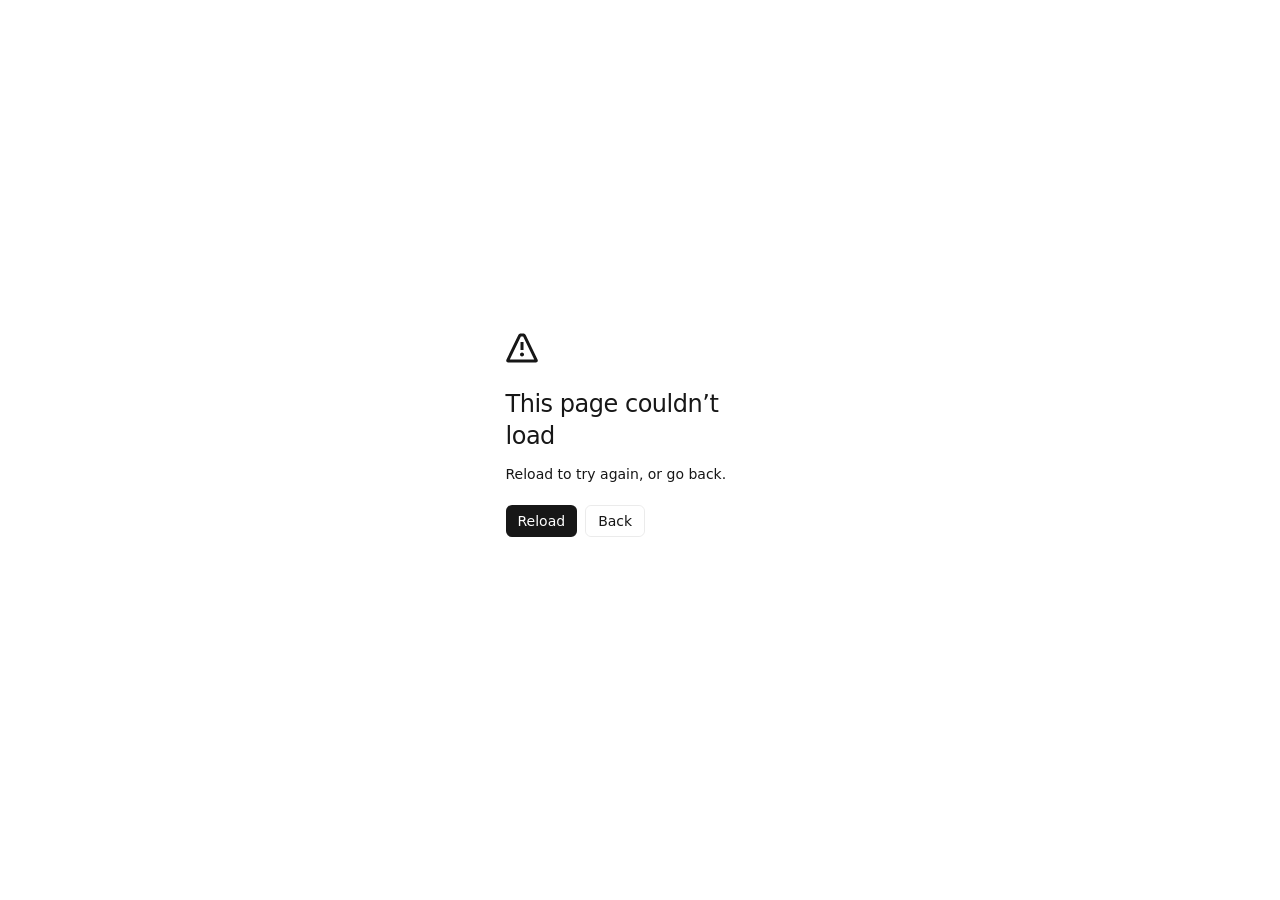
<file: index.html>
<!DOCTYPE html><html lang="en"><head><meta charSet="utf-8"/><meta name="viewport" content="width=device-width, initial-scale=1"/><link rel="stylesheet" href="/_next/static/css/index.CqYC7yqj.css" data-rsc-css-href="/_next/static/css/index.CqYC7yqj.css" data-precedence="vite-rsc/importer-resources"/><link rel="modulepreload" fetchPriority="low" href="/_next/static/chunks/index-iDyHKAnG.js"/><script src="/_next/static/chunks/rolldown-runtime-C60lm6uB.js" type="module" async=""></script><script src="/_next/static/chunks/framework-BaE7mD_r.js" type="module" async=""></script><script src="/_next/static/chunks/app-elements-Drg5O4vw.js" type="module" async=""></script><script src="/_next/static/chunks/hash-D0ldriCF.js" type="module" async=""></script><script src="/_next/static/chunks/record-BdkTR7AP.js" type="module" async=""></script><script src="/_next/static/chunks/app-rsc-cache-busting-CzBYknE6.js" type="module" async=""></script><script src="/_next/static/chunks/app-rsc-render-mode-IDJu5NEE.js" type="module" async=""></script><script src="/_next/static/chunks/headers-CeAbe3am.js" type="module" async=""></script><script src="/_next/static/chunks/protocol-headers-URL33uU5.js" type="module" async=""></script><script src="/_next/static/chunks/deployment-id-DFhHa9wO.js" type="module" async=""></script><script src="/_next/static/chunks/navigation-errors-wvgRKjB-.js" type="module" async=""></script><link rel="modulepreload" href="/_next/static/chunks/layout-segment-context-BEE4HBJo.js" crossorigin=""/><link rel="preload" href="/utkarsh-cutout.webp" as="image" type="image/webp"/><link rel="modulepreload" href="/_next/static/chunks/motion-CjzdT4lC.js" crossorigin=""/><title>Utkarsh Tiwari — Product, Applied Differently</title><meta name="description" content="Product management portfolio of Utkarsh Tiwari."/><link rel="shortcut icon" href="/favicon.svg"/><link rel="icon" href="/favicon.svg" type="image/svg+xml"/><link rel="apple-touch-icon" href="/favicon.svg"/><link rel="preload" as="image" href="/utkarsh-cutout.webp" type="image/webp"/><noscript><style>.pre{display:none}
[data-reveal],[data-label]{opacity:1}
.wipe>span{transform:none}
.fill{color:var(--ink)}
.nodeLine{clip-path:none}
.reel b{transform:translateY(calc(var(--d) * -1em))}
.link path{stroke-dashoffset:0}
.link .dot{transform:scale(1)}
.trav{display:none}</style></noscript><script>Object.assign(((self[Symbol.for("vinext.navigationRuntime")]??={bootstrap:{routeManifest:null},functions:{}}).bootstrap.rsc??={rsc:[]}),{params:{},nav:{"pathname":"/","searchParams":[]}})</script><link rel="modulepreload" href="/_next/static/chunks/index-iDyHKAnG.js" />
<link rel="preload" href="/_next/static/_vinext_fonts/geist-8ac0455e797f/geist-98bbbccb.woff2" as="font" type="font/woff2" crossorigin />
<link rel="preload" href="/_next/static/_vinext_fonts/geist-mono-00e989178794/geist-mono-013b2f2f.woff2" as="font" type="font/woff2" crossorigin />
<link rel="preload" href="/_next/static/_vinext_fonts/archivo-deed4fc47d20/archivo-2a392e77.woff2" as="font" type="font/woff2" crossorigin />
<style data-vinext-fonts>/* cyrillic-ext */
@font-face {
  font-family: 'Geist';
  font-style: normal;
  font-weight: 100 900;
  font-display: swap;
  src: url(/_next/static/_vinext_fonts/geist-8ac0455e797f/geist-ff2310f5.woff2) format('woff2');
  unicode-range: U+0460-052F, U+1C80-1C8A, U+20B4, U+2DE0-2DFF, U+A640-A69F, U+FE2E-FE2F;
}
/* cyrillic */
@font-face {
  font-family: 'Geist';
  font-style: normal;
  font-weight: 100 900;
  font-display: swap;
  src: url(/_next/static/_vinext_fonts/geist-8ac0455e797f/geist-875ccdd4.woff2) format('woff2');
  unicode-range: U+0301, U+0400-045F, U+0490-0491, U+04B0-04B1, U+2116;
}
/* vietnamese */
@font-face {
  font-family: 'Geist';
  font-style: normal;
  font-weight: 100 900;
  font-display: swap;
  src: url(/_next/static/_vinext_fonts/geist-8ac0455e797f/geist-52306abf.woff2) format('woff2');
  unicode-range: U+0102-0103, U+0110-0111, U+0128-0129, U+0168-0169, U+01A0-01A1, U+01AF-01B0, U+0300-0301, U+0303-0304, U+0308-0309, U+0323, U+0329, U+1EA0-1EF9, U+20AB;
}
/* latin-ext */
@font-face {
  font-family: 'Geist';
  font-style: normal;
  font-weight: 100 900;
  font-display: swap;
  src: url(/_next/static/_vinext_fonts/geist-8ac0455e797f/geist-001175b1.woff2) format('woff2');
  unicode-range: U+0100-02BA, U+02BD-02C5, U+02C7-02CC, U+02CE-02D7, U+02DD-02FF, U+0304, U+0308, U+0329, U+1D00-1DBF, U+1E00-1E9F, U+1EF2-1EFF, U+2020, U+20A0-20AB, U+20AD-20C0, U+2113, U+2C60-2C7F, U+A720-A7FF;
}
/* latin */
@font-face {
  font-family: 'Geist';
  font-style: normal;
  font-weight: 100 900;
  font-display: swap;
  src: url(/_next/static/_vinext_fonts/geist-8ac0455e797f/geist-98bbbccb.woff2) format('woff2');
  unicode-range: U+0000-00FF, U+0131, U+0152-0153, U+02BB-02BC, U+02C6, U+02DA, U+02DC, U+0304, U+0308, U+0329, U+2000-206F, U+20AC, U+2122, U+2191, U+2193, U+2212, U+2215, U+FEFF, U+FFFD;
}

@font-face {
  font-family: 'Geist Fallback';
  src: local("Arial");
  ascent-override: 95.94%;
  descent-override: 28.16%;
  line-gap-override: 0.00%;
  size-adjust: 104.76%;
}

.__font_geist_1s86874 { font-family: 'Geist', 'Geist Fallback'; font-style: normal; }

.__variable_geist_1s86874 { --sans: 'Geist', 'Geist Fallback'; }

/* cyrillic-ext */
@font-face {
  font-family: 'Geist Mono';
  font-style: normal;
  font-weight: 100 900;
  font-display: swap;
  src: url(/_next/static/_vinext_fonts/geist-mono-00e989178794/geist-mono-f6b33328.woff2) format('woff2');
  unicode-range: U+0460-052F, U+1C80-1C8A, U+20B4, U+2DE0-2DFF, U+A640-A69F, U+FE2E-FE2F;
}
/* cyrillic */
@font-face {
  font-family: 'Geist Mono';
  font-style: normal;
  font-weight: 100 900;
  font-display: swap;
  src: url(/_next/static/_vinext_fonts/geist-mono-00e989178794/geist-mono-44e03052.woff2) format('woff2');
  unicode-range: U+0301, U+0400-045F, U+0490-0491, U+04B0-04B1, U+2116;
}
/* symbols2 */
@font-face {
  font-family: 'Geist Mono';
  font-style: normal;
  font-weight: 100 900;
  font-display: swap;
  src: url(/_next/static/_vinext_fonts/geist-mono-00e989178794/geist-mono-0638449e.woff2) format('woff2');
  unicode-range: U+2000-2001, U+2004-2008, U+200A, U+23B8-23BD, U+2500-259F;
}
/* vietnamese */
@font-face {
  font-family: 'Geist Mono';
  font-style: normal;
  font-weight: 100 900;
  font-display: swap;
  src: url(/_next/static/_vinext_fonts/geist-mono-00e989178794/geist-mono-971fb274.woff2) format('woff2');
  unicode-range: U+0102-0103, U+0110-0111, U+0128-0129, U+0168-0169, U+01A0-01A1, U+01AF-01B0, U+0300-0301, U+0303-0304, U+0308-0309, U+0323, U+0329, U+1EA0-1EF9, U+20AB;
}
/* latin-ext */
@font-face {
  font-family: 'Geist Mono';
  font-style: normal;
  font-weight: 100 900;
  font-display: swap;
  src: url(/_next/static/_vinext_fonts/geist-mono-00e989178794/geist-mono-44745446.woff2) format('woff2');
  unicode-range: U+0100-02BA, U+02BD-02C5, U+02C7-02CC, U+02CE-02D7, U+02DD-02FF, U+0304, U+0308, U+0329, U+1D00-1DBF, U+1E00-1E9F, U+1EF2-1EFF, U+2020, U+20A0-20AB, U+20AD-20C0, U+2113, U+2C60-2C7F, U+A720-A7FF;
}
/* latin */
@font-face {
  font-family: 'Geist Mono';
  font-style: normal;
  font-weight: 100 900;
  font-display: swap;
  src: url(/_next/static/_vinext_fonts/geist-mono-00e989178794/geist-mono-013b2f2f.woff2) format('woff2');
  unicode-range: U+0000-00FF, U+0131, U+0152-0153, U+02BB-02BC, U+02C6, U+02DA, U+02DC, U+0304, U+0308, U+0329, U+2000-206F, U+20AC, U+2122, U+2191, U+2193, U+2212, U+2215, U+FEFF, U+FFFD;
}

@font-face {
  font-family: 'Geist Mono Fallback';
  src: local("Arial");
  ascent-override: 74.67%;
  descent-override: 21.92%;
  line-gap-override: 0.00%;
  size-adjust: 134.59%;
}

.__font_geist_mono_0umgblq { font-family: 'Geist Mono', 'Geist Mono Fallback'; font-style: normal; }

.__variable_geist_mono_0umgblq { --mono: 'Geist Mono', 'Geist Mono Fallback'; }

/* vietnamese */
@font-face {
  font-family: 'Archivo';
  font-style: normal;
  font-weight: 100 900;
  font-stretch: 100%;
  font-display: swap;
  src: url(/_next/static/_vinext_fonts/archivo-deed4fc47d20/archivo-23720fae.woff2) format('woff2');
  unicode-range: U+0102-0103, U+0110-0111, U+0128-0129, U+0168-0169, U+01A0-01A1, U+01AF-01B0, U+0300-0301, U+0303-0304, U+0308-0309, U+0323, U+0329, U+1EA0-1EF9, U+20AB;
}
/* latin-ext */
@font-face {
  font-family: 'Archivo';
  font-style: normal;
  font-weight: 100 900;
  font-stretch: 100%;
  font-display: swap;
  src: url(/_next/static/_vinext_fonts/archivo-deed4fc47d20/archivo-20bddc40.woff2) format('woff2');
  unicode-range: U+0100-02BA, U+02BD-02C5, U+02C7-02CC, U+02CE-02D7, U+02DD-02FF, U+0304, U+0308, U+0329, U+1D00-1DBF, U+1E00-1E9F, U+1EF2-1EFF, U+2020, U+20A0-20AB, U+20AD-20C0, U+2113, U+2C60-2C7F, U+A720-A7FF;
}
/* latin */
@font-face {
  font-family: 'Archivo';
  font-style: normal;
  font-weight: 100 900;
  font-stretch: 100%;
  font-display: swap;
  src: url(/_next/static/_vinext_fonts/archivo-deed4fc47d20/archivo-2a392e77.woff2) format('woff2');
  unicode-range: U+0000-00FF, U+0131, U+0152-0153, U+02BB-02BC, U+02C6, U+02DA, U+02DC, U+0304, U+0308, U+0329, U+2000-206F, U+20AC, U+2122, U+2191, U+2193, U+2212, U+2215, U+FEFF, U+FFFD;
}

@font-face {
  font-family: 'Archivo Fallback';
  src: local("Arial");
  ascent-override: 88.96%;
  descent-override: 21.28%;
  line-gap-override: 0.00%;
  size-adjust: 98.70%;
}

.__font_archivo_0fuhe08 { font-family: 'Archivo', 'Archivo Fallback'; font-style: normal; }

.__variable_archivo_0fuhe08 { --display: 'Archivo', 'Archivo Fallback'; }
</style>
</head><body class="__variable_geist_1s86874 __variable_geist_mono_0umgblq __variable_archivo_0fuhe08"><div class="pre" aria-hidden="true"><div class="preMark"><span>UT.</span></div><div class="preBar"></div><div class="preNum">000</div></div><div class="dragCursor" aria-hidden="true">DRAG</div><div class="rez" id="rez" hidden=""><div class="rezCard" role="dialog" aria-modal="true" aria-label="Résumé"><div class="rezTop"><span class="pill">Résumé</span><div class="rezActions"><a class="btn" href="/Utkarsh_Tiwari_Resume.pdf" download="">Download</a><button class="rezX" type="button" aria-label="Close résumé">✕</button></div></div><iframe title="Résumé — Utkarsh Tiwari" data-src="/Utkarsh_Tiwari_Resume.pdf"></iframe><p class="rezFall">Cannot display the PDF here? <a href="/Utkarsh_Tiwari_Resume.pdf" target="_blank" rel="noreferrer">Open it in a new tab <span aria-hidden="true">↗</span></a></p></div></div><header class="topbar"><a class="railMark" href="#hero">UT.</a><nav><a href="#hero" data-spy="hero">Home</a><a href="#about" data-spy="about">About Me</a><a href="#writing" data-spy="writing">Writing</a><a href="#projects" data-spy="projects">Projects</a><a href="#bring" data-spy="bring">What I Bring</a><a href="#how" data-spy="how">How I Work</a><a href="#notes" data-spy="notes">Principles</a><a href="#faq" data-spy="faq">FAQ</a></nav><a class="btn" href="mailto:contact.utkarshtiwari@gmail.com">Let&#x27;s Talk</a></header><aside class="rail"><div class="railCard"><div class="railTop"><a class="railMark" href="#hero">UT.</a><div class="railSocials"><a href="https://www.linkedin.com/in/utkaxh" target="_blank" rel="noreferrer" aria-label="LinkedIn">in</a><a href="https://github.com/utkarshalpha" target="_blank" rel="noreferrer" aria-label="GitHub">gh</a><a href="https://utkaxh.medium.com" target="_blank" rel="noreferrer" aria-label="Medium">md</a></div></div><p>Working across users, data, and delivery to turn ambiguous problems into products people can understand and use.</p></div><div class="railCard railStats"><div><b>15+</b><span>Client projects<br/>coordinated</span></div><div><b>45+</b><span>Discovery<br/>conversations</span></div></div><div class="railCard railNavSlot" id="railNavSlot"></div><div class="railCard railMarquee"><div><span style="display:flex;gap:20px"><b>PRODINTEL AI</b><b>BENNEST</b><b>CONVRSE</b><b>FASTAPI</b><b>NEXT.JS</b><b>JIRA</b><b>SQL</b></span><span style="display:flex;gap:20px"><b>PRODINTEL AI</b><b>BENNEST</b><b>CONVRSE</b><b>FASTAPI</b><b>NEXT.JS</b><b>JIRA</b><b>SQL</b></span></div></div><div class="railCard railMail"><span>contact.utkarshtiwari@gmail.com</span><button id="copyMail" type="button">copy</button></div><a class="btn mag" href="mailto:contact.utkarshtiwari@gmail.com">Let&#x27;s Talk</a></aside><main><section class="hero" id="hero"><h2 class="heroName" aria-hidden="true"><span>UTKARSH</span></h2><nav class="navMorph" id="navMorph" aria-label="Primary"><span><a href="#hero" data-spy="hero"><i aria-hidden="true"></i>Home</a><em aria-hidden="true">|</em><a href="#about" data-spy="about"><i aria-hidden="true"></i>About Me</a><em aria-hidden="true">|</em><a href="#writing" data-spy="writing"><i aria-hidden="true"></i>Writing</a><em aria-hidden="true">|</em><a href="#projects" data-spy="projects"><i aria-hidden="true"></i>Projects</a></span><span><a href="#bring" data-spy="bring"><i aria-hidden="true"></i>What I Bring</a><em aria-hidden="true">|</em><a href="#how" data-spy="how"><i aria-hidden="true"></i>How I Work</a><em aria-hidden="true">|</em><a href="#notes" data-spy="notes"><i aria-hidden="true"></i>Principles</a><em aria-hidden="true">|</em><a href="#faq" data-spy="faq"><i aria-hidden="true"></i>FAQ</a></span></nav><picture><source srcSet="/utkarsh-cutout.webp" type="image/webp"/><img class="heroPortrait" src="/utkarsh-cutout.png" alt="Utkarsh Tiwari"/></picture><div class="heroCore"><h1><span class="wipe"><span>Product,</span></span><span class="wipe"><span>Applied</span></span><span class="wipe"><span>Differently.</span></span></h1><div><a class="btn mag" href="#projects">View Projects</a><a class="btn ghost mag" href="/Utkarsh_Tiwari_Resume.pdf" data-rez="true">Résumé</a></div></div><div class="glassCard gcOne"><b>15+</b><span>Client projects<br/>coordinated</span></div><div class="glassCard gcTwo"><b>45+</b><span>Discovery<br/>conversations</span></div><div class="glassCard gcThree"><i>Curious</i><i>Analytical</i><i>Structured</i><i>Technical</i></div><p class="heroFoot">Aspiring PM · Class of 2027 · Greater Noida</p></section><section class="band" id="about"><div class="journeyIntro"><span class="pill" data-label="true">Start small, grow deliberately</span><h2 class="fill">About Me <em>(&amp;)</em><br/>How I Got Here</h2><p data-lines="true">I learn product management by doing the work: finding signals, making trade-offs, coordinating delivery, and reflecting on what actually changed.</p></div><div class="track"><article class="node"><div class="nodeCard"><div class="nodeHead"><span class="nodeLogo" aria-hidden="true"><img src="/logos/bennett.png" alt="" width="34" height="34" loading="lazy" decoding="async"/></span><span class="nodeWhen"><div class="year"><span class="ch">’</span><span class="reel"><b style="--d:2;--i:0"><i>0</i><i>1</i><i>2</i><i>3</i><i>4</i><i>5</i><i>6</i><i>7</i><i>8</i><i>9</i></b></span><span class="reel"><b style="--d:3;--i:1"><i>0</i><i>1</i><i>2</i><i>3</i><i>4</i><i>5</i><i>6</i><i>7</i><i>8</i><i>9</i></b></span><span class="ch"> </span><span class="ch">–</span><span class="ch"> </span><span class="reel"><b style="--d:2;--i:2"><i>0</i><i>1</i><i>2</i><i>3</i><i>4</i><i>5</i><i>6</i><i>7</i><i>8</i><i>9</i></b></span><span class="reel"><b style="--d:7;--i:3"><i>0</i><i>1</i><i>2</i><i>3</i><i>4</i><i>5</i><i>6</i><i>7</i><i>8</i><i>9</i></b></span></div></span></div><h3>B.Tech CSE, specialised in Data Science</h3><p data-lines="fast">The analytical base I keep reaching for when a product decision needs evidence rather than opinion.</p><span class="nodeLine" aria-hidden="true"></span><details class="nodeMore"><summary><span class="nodeFoot"><span class="nodeMeta"><strong>@bennettuniv</strong>Greater Noida</span><span class="nodeToggle">What I did</span></span></summary><ul class="nodeDetail"><li>Data structures, DBMS and SQL, machine learning, statistics</li><li>Built the habit of checking a claim against the data behind it</li><li>Kept pulling the technical work toward product decisions</li></ul></details></div></article><div class="link" data-dir="r" aria-hidden="true"><div class="linkInner"><svg viewBox="0 0 100 100" preserveAspectRatio="none"><path d="M20 0C20 62 80 38 80 100" vector-effect="non-scaling-stroke"></path></svg><span class="dot dotA"></span><span class="dot dotB"></span><span class="trav"></span></div></div><article class="node right"><div class="nodeCard"><div class="nodeHead"><span class="nodeLogo" aria-hidden="true"><img src="/logos/codechef.png" alt="" width="34" height="34" loading="lazy" decoding="async"/></span><span class="nodeWhen"><div class="year"><span class="ch">’</span><span class="reel"><b style="--d:2;--i:0"><i>0</i><i>1</i><i>2</i><i>3</i><i>4</i><i>5</i><i>6</i><i>7</i><i>8</i><i>9</i></b></span><span class="reel"><b style="--d:3;--i:1"><i>0</i><i>1</i><i>2</i><i>3</i><i>4</i><i>5</i><i>6</i><i>7</i><i>8</i><i>9</i></b></span><span class="ch"> </span><span class="ch">–</span><span class="ch"> </span><span class="reel"><b style="--d:2;--i:2"><i>0</i><i>1</i><i>2</i><i>3</i><i>4</i><i>5</i><i>6</i><i>7</i><i>8</i><i>9</i></b></span><span class="reel"><b style="--d:4;--i:3"><i>0</i><i>1</i><i>2</i><i>3</i><i>4</i><i>5</i><i>6</i><i>7</i><i>8</i><i>9</i></b></span></div></span></div><h3>Technical Team</h3><p data-lines="fast">Core technical team for the campus competitive-programming community.</p><span class="nodeLine" aria-hidden="true"></span><details class="nodeMore"><summary><span class="nodeFoot"><span class="nodeMeta"><strong>@codechef_bu</strong>Bennett University</span><span class="nodeToggle">What I did</span></span></summary><ul class="nodeDetail"><li>Ran coding contests, hackathons and workshops for 200+ participants</li><li>Coordinated with club leads on scope, contest problems and delivery</li><li>Mentored juniors in data structures, algorithms and problem solving</li></ul></details></div></article><div class="link" data-dir="l" aria-hidden="true"><div class="linkInner"><svg viewBox="0 0 100 100" preserveAspectRatio="none"><path d="M20 0C20 62 80 38 80 100" vector-effect="non-scaling-stroke"></path></svg><span class="dot dotA"></span><span class="dot dotB"></span><span class="trav"></span></div></div><article class="node"><div class="nodeCard"><div class="nodeHead"><span class="nodeLogo" aria-hidden="true"><img src="/logos/bugamers.png" alt="" width="34" height="34" loading="lazy" decoding="async"/></span><span class="nodeWhen"><div class="year"><span class="ch">’</span><span class="reel"><b style="--d:2;--i:0"><i>0</i><i>1</i><i>2</i><i>3</i><i>4</i><i>5</i><i>6</i><i>7</i><i>8</i><i>9</i></b></span><span class="reel"><b style="--d:4;--i:1"><i>0</i><i>1</i><i>2</i><i>3</i><i>4</i><i>5</i><i>6</i><i>7</i><i>8</i><i>9</i></b></span><span class="ch"> </span><span class="ch">–</span><span class="ch"> </span><span class="reel"><b style="--d:2;--i:2"><i>0</i><i>1</i><i>2</i><i>3</i><i>4</i><i>5</i><i>6</i><i>7</i><i>8</i><i>9</i></b></span><span class="reel"><b style="--d:5;--i:3"><i>0</i><i>1</i><i>2</i><i>3</i><i>4</i><i>5</i><i>6</i><i>7</i><i>8</i><i>9</i></b></span></div></span></div><h3>Treasurer</h3><p data-lines="fast">Owned budgets, sponsorships and operations for the campus esports community.</p><span class="nodeLine" aria-hidden="true"></span><details class="nodeMore"><summary><span class="nodeFoot"><span class="nodeMeta"><strong>@bugamers</strong>Campus esports community</span><span class="nodeToggle">What I did</span></span></summary><ul class="nodeDetail"><li>Ran a flagship esports tournament with Krafton Gaming as title sponsor and a ₹1.5 lakh prize pool</li><li>Secured a hardware partnership with Skore Gaming for competition machines</li><li>Ran the King’s Cup — logistics, registrations and on-ground operations</li><li>Owned financial planning, budgeting and expense tracking end to end</li></ul></details></div></article><div class="link" data-dir="r" aria-hidden="true"><div class="linkInner"><svg viewBox="0 0 100 100" preserveAspectRatio="none"><path d="M20 0C20 62 80 38 80 100" vector-effect="non-scaling-stroke"></path></svg><span class="dot dotA"></span><span class="dot dotB"></span><span class="trav"></span></div></div><article class="node right"><div class="nodeCard"><div class="nodeHead"><span class="nodeLogo light" aria-hidden="true"><img src="/logos/iasociety.png" alt="" width="34" height="34" loading="lazy" decoding="async"/></span><span class="nodeWhen"><div class="year"><span class="ch">’</span><span class="reel"><b style="--d:2;--i:0"><i>0</i><i>1</i><i>2</i><i>3</i><i>4</i><i>5</i><i>6</i><i>7</i><i>8</i><i>9</i></b></span><span class="reel"><b style="--d:4;--i:1"><i>0</i><i>1</i><i>2</i><i>3</i><i>4</i><i>5</i><i>6</i><i>7</i><i>8</i><i>9</i></b></span><span class="ch"> </span><span class="ch">–</span><span class="ch"> </span><span class="reel"><b style="--d:2;--i:2"><i>0</i><i>1</i><i>2</i><i>3</i><i>4</i><i>5</i><i>6</i><i>7</i><i>8</i><i>9</i></b></span><span class="reel"><b style="--d:5;--i:3"><i>0</i><i>1</i><i>2</i><i>3</i><i>4</i><i>5</i><i>6</i><i>7</i><i>8</i><i>9</i></b></span></div></span></div><h3>Head of Design</h3><p data-lines="fast">Owned the visual identity and ran a full redesign across events and campaigns.</p><span class="nodeLine" aria-hidden="true"></span><details class="nodeMore"><summary><span class="nodeFoot"><span class="nodeMeta"><strong>@iasociety</strong>Bennett University</span><span class="nodeToggle">What I did</span></span></summary><ul class="nodeDetail"><li>New logo and identity, built to stay consistent as it scaled</li><li>Standees, ID cards, badges, socials and print from one system</li><li>Led and mentored the design team against real deadlines</li></ul></details></div></article><div class="link" data-dir="l" aria-hidden="true"><div class="linkInner"><svg viewBox="0 0 100 100" preserveAspectRatio="none"><path d="M20 0C20 62 80 38 80 100" vector-effect="non-scaling-stroke"></path></svg><span class="dot dotA"></span><span class="dot dotB"></span><span class="trav"></span></div></div><article class="node"><div class="nodeCard"><div class="nodeHead"><span class="nodeLogo" aria-hidden="true"><img src="/logos/convrse.png" alt="" width="34" height="34" loading="lazy" decoding="async"/></span><span class="nodeWhen"><div class="year"><span class="ch">’</span><span class="reel"><b style="--d:2;--i:0"><i>0</i><i>1</i><i>2</i><i>3</i><i>4</i><i>5</i><i>6</i><i>7</i><i>8</i><i>9</i></b></span><span class="reel"><b style="--d:6;--i:1"><i>0</i><i>1</i><i>2</i><i>3</i><i>4</i><i>5</i><i>6</i><i>7</i><i>8</i><i>9</i></b></span><span class="ch"> </span><span class="ch">–</span><span class="ch"> </span><span class="ch">n</span><span class="ch">o</span><span class="ch">w</span></div></span></div><h3>Product Management Intern</h3><p data-lines="fast">Product lifecycle and delivery across CRM, inventory and location-mapping products.</p><span class="nodeLine" aria-hidden="true"></span><details class="nodeMore"><summary><span class="nodeFoot"><span class="nodeMeta"><strong>@convrsespaces</strong>Gurugram · on-site</span><span class="nodeToggle">What I did</span></span></summary><ul class="nodeDetail"><li>Write PRDs — problem framing, scope, acceptance criteria — and own them through to release</li><li>Own the product lifecycle across CRM, location mapping, inventory, configurator and sales, with 10+ stakeholders</li><li>Flipkart CMS — the content management system, where I built out the three floors</li><li>Took the configurator from PRD to launch as a new product line</li><li>Scoped and shipped an interactive AI chatbot into the product</li><li>Run user discovery calls to surface what people actually need, then turn it into requirements</li><li>Coordinated delivery on 15+ projects: priorities, owners, risks and escalations</li><li>Primary client contact through requirements, deliverable reviews and feedback to final delivery</li></ul></details></div></article></div></section><section class="band writing" id="writing"><div class="sectionHead"><div data-reveal="true"><span class="pill">Writing</span><h2 class="fill">Thinking,<br/>in Public.</h2></div><p data-lines="true">Essays on product, data and the parts of the job that never make it into a changelog — published on Medium, and written to be read by someone who does not already work with me.</p></div><div class="postGrid"><a class="postCard" href="https://utkaxh.medium.com/what-a-product-manager-actually-does-before-the-first-line-of-code-476263801f20" target="_blank" rel="noreferrer" data-reveal="scale" data-d="1"><div class="postTop"><b>Case study</b><span>Aug 2026</span></div><h3>Building Tabyss: a product case study</h3><p>The product work behind Tabyss: the charter, jobs to be done, the North Star metric I chose and the two I ruled out, twenty nine decision records, and the six finished features cut before release.</p><span class="postGo">Read on Medium <span aria-hidden="true">↗</span></span></a><a class="postCard" href="https://utkaxh.medium.com/mvp-is-only-the-first-test-0b474f2803f6" target="_blank" rel="noreferrer" data-reveal="scale" data-d="2"><div class="postTop"><b>Product</b><span>Aug 2026</span></div><h3>MVP is only the first test</h3><p>Most people learn the MVP and stop. There are two more questions — can someone understand it, and would they miss it — and they decide whether anyone keeps using what you built.</p><span class="postGo">Read on Medium <span aria-hidden="true">↗</span></span></a><a class="postCard" href="https://utkaxh.medium.com/big-data-and-its-role-in-decision-making-9b5a4b44850c" target="_blank" rel="noreferrer" data-reveal="scale" data-d="3"><div class="postTop"><b>Data</b><span>Oct 2025</span></div><h3>Big Data and Its Role in Decision Making</h3><p>What actually changes when the volume of evidence outgrows the meeting it was meant to inform, and where judgement still has to do the work.</p><span class="postGo">Read on Medium <span aria-hidden="true">↗</span></span></a><a class="postCard" href="https://utkaxh.medium.com/through-the-eyes-of-innocence-b0b67fcf081a" target="_blank" rel="noreferrer" data-reveal="scale" data-d="4"><div class="postTop"><b>Essay</b><span>Dec 2024</span></div><h3>Through the Eyes of Innocence</h3><p>A short piece from before any of this — kept here because the way you notice things does not start when you get the job title.</p><span class="postGo">Read on Medium <span aria-hidden="true">↗</span></span></a></div><p class="postAll" data-reveal="true"><a href="https://utkaxh.medium.com" target="_blank" rel="noreferrer">Everything I have published <span aria-hidden="true">↗</span></a></p></section><section class="work" id="projects"><div class="sectionHead"><div data-reveal="true"><span class="pill">Selected work</span><h2 class="fill">Built to Learn,<br/>Made to Work</h2></div><p data-lines="true">A focused selection showing how I move from problem framing to requirements, prototypes, validation, and delivery — and what each one actually taught me.</p></div><div class="workPin"><div class="workSticky"><div class="workScroll dragRail"><article class="workCard"><div class="workTop"><span class="workNo">01</span><div class="workTags"><b>Extension</b><b>MV3</b><b>On-device</b></div></div><div class="workArt cover"><img class="workCover" src="/work/tabyss-cover.webp" alt="" loading="lazy" decoding="async"/><small><i class="liveDot" aria-hidden="true"></i>Live on the Edge Add-ons store</small></div><div class="workBody"><div><h3>Tabyss — Know Your Scroll</h3><p>A browsing-awareness extension: see where the time actually goes, run an optional focus timer, and save pages for later. Zero network calls — everything stays on the device.</p></div><a class="workGo" href="https://microsoftedge.microsoft.com/addons/detail/tabyss-%E2%80%94-know-your-scroll/bcnealjpndcccogjpceoaokeahmfdkha" target="_blank" rel="noreferrer" aria-label="Open Tabyss — Know Your Scroll"><span aria-hidden="true">↗</span></a></div></article><article class="workCard"><div class="workTop"><span class="workNo">02</span><div class="workTags"><b>FastAPI</b><b>AI</b><b>Decision Systems</b></div></div><div class="workArt"><span>PI</span><small>569 deterministic tests</small></div><div class="workBody"><div><h3>ProdIntel AI</h3><p>A four-stage product intelligence platform that turns stakeholder feedback into ranked, evidence-traceable recommendations.</p></div><a class="workGo" href="https://github.com/utkarshalpha" target="_blank" rel="noreferrer" aria-label="Open ProdIntel AI"><span aria-hidden="true">↗</span></a></div></article><article class="workCard"><div class="workTop"><span class="workNo">03</span><div class="workTags"><b>Discovery</b><b>Next.js</b><b>Marketplace</b></div></div><div class="workArt cover"><img class="workCover" src="/work/bennest-cover.webp" alt="" loading="lazy" decoding="async"/><small>45+ owner conversations</small></div><div class="workBody"><div><h3>BenNest</h3><p>A zero-brokerage campus housing marketplace shaped through direct supply-side discovery and end-to-end workflow design.</p></div><a class="workGo" href="https://github.com/utkarshalpha" target="_blank" rel="noreferrer" aria-label="Open BenNest"><span aria-hidden="true">↗</span></a></div></article><article class="workCard"><div class="workTop"><span class="workNo">04</span><div class="workTags"><b>WebSockets</b><b>Canvas</b><b>WebRTC</b></div></div><div class="workArt cover"><img class="workCover" src="/work/jigsaw-cover.jpg" alt="" loading="lazy" decoding="async"/><small><i class="liveDot" aria-hidden="true"></i>Realtime multiplayer, no accounts</small></div><div class="workBody"><div><h3>Jigsaw Together</h3><p>A collaborative jigsaw on one shared board — every player&#x27;s cursor visible live, pieces snap for whoever gets there first, voice and video over a WebRTC mesh. Share a room code and play.</p></div><a class="workGo" href="https://playjigsaw.onrender.com" target="_blank" rel="noreferrer" aria-label="Open Jigsaw Together"><span aria-hidden="true">↗</span></a></div></article><article class="workCard"><div class="workTop"><span class="workNo">05</span><div class="workTags"><b>AI Agent</b><b>Tool Use</b><b>Voice</b></div></div><div class="workArt cover"><img class="workCover" src="/work/skairways-cover.jpg" alt="" loading="lazy" decoding="async"/><small><i class="liveDot" aria-hidden="true"></i>94 deterministic tests</small></div><div class="workBody"><div><h3>SK Airways Resolution Agent</h3><p>An agentic airline-disruption assistant — Aria verifies the customer, then resolves rebookings, refunds and delay compensation through nine policy-gated tools the LLM can&#x27;t bypass. Full voice loop: speech in, speech out.</p></div><a class="workGo" href="https://customer-resolution-agent-ica7.onrender.com" target="_blank" rel="noreferrer" aria-label="Open SK Airways Resolution Agent"><span aria-hidden="true">↗</span></a></div></article><article class="workCard"><div class="workTop"><span class="workNo">06</span><div class="workTags"><b>Agile</b><b>Jira</b><b>Stakeholders</b></div></div><div class="workArt cover"><img class="workCover" src="/work/convrse-cover.webp" alt="" loading="lazy" decoding="async"/><small>15+ client projects coordinated</small></div><div class="workBody"><div><h3>Convrse Delivery</h3><p>Cross-functional coordination across technical, 3D rendering, and sales teams with visible ownership, timelines, and delivery risks.</p></div><a class="workGo" href="https://github.com/utkarshalpha" target="_blank" rel="noreferrer" aria-label="Open Convrse Delivery"><span aria-hidden="true">↗</span></a></div></article></div><div class="progress" aria-hidden="true"><i class="on"></i><i></i><i></i><i></i><i></i><span>Drag to explore</span></div></div></div></section><section class="bring" id="bring"><h2 class="fill" data-reveal="true">What<br/>I Bring?</h2><span class="pill" data-label="true">Capabilities overview</span><p class="lede" data-lines="true">Discovery <i class="chip">◍</i> analytics, and technical fluency <i class="chip">▚</i> combined — turning an ambiguous problem <i class="chip">◈</i> into a decision a team can actually act on <i class="chip">✦</i> this week.</p><div class="capGrid"><article data-reveal="scale" data-d="1"><span class="capIcon" aria-hidden="true">◍</span><h3>Product Discovery</h3><p>User interviews, market investigation, problem framing, journeys, assumptions, and MVP definition.</p></article><article data-reveal="scale" data-d="2"><span class="capIcon" aria-hidden="true">▚</span><h3>Data-Informed Decisions</h3><p>SQL, Python, funnels, engagement trends, dashboards, and evidence-backed recommendations.</p></article><article data-reveal="scale" data-d="3"><span class="capIcon" aria-hidden="true">◈</span><h3>Delivery Coordination</h3><p>Requirements, backlogs, Jira, sprint planning, stakeholder alignment, risks, and documentation.</p></article><article data-reveal="scale" data-d="4"><span class="capIcon" aria-hidden="true">✦</span><h3>Technical Prototyping</h3><p>FastAPI, Next.js, APIs, databases, cloud architecture, Git, and functional validation.</p></article></div></section><section class="band how" id="how"><div class="sectionHead"><div data-reveal="true"><span class="pill">How I work</span><h2 class="fill">From Fuzzy<br/>to Shipped</h2></div><p data-lines="true">Same rigour at every size. The only difference is how much of the problem is already known when I start.</p></div><div class="planGrid" data-reveal="true"><article><div class="planHead"><span class="capIcon" aria-hidden="true">◍</span><h3>Discover</h3></div><p class="planPrice">Weeks 1–2</p><p>Before scope, before tickets. Talk to the people living the problem and find out which parts of it are actually worth solving.</p><ul><li>User and stakeholder interviews</li><li>Market and competitor investigation</li><li>Assumption and risk mapping</li><li>Problem statement everyone agrees on</li></ul><p class="planNote">For problems that are still fuzzy and need a shape before anyone commits.</p></article><article><div class="planHead"><span class="capIcon" aria-hidden="true">▚</span><h3>Define</h3></div><p class="planPrice">Weeks 2–4</p><p>Turn what I heard into something a team can build against: scoped, sequenced, and honest about what is being left out.</p><ul><li>Requirements and acceptance criteria</li><li>Success metrics and instrumentation plan</li><li>MVP cut with an explicit not-now list</li><li>Prototype to pressure-test the flow</li></ul><p class="planNote">For teams that have signal but no shared definition of done.</p></article><article><div class="planHead"><span class="capIcon" aria-hidden="true">✦</span><h3>Deliver</h3></div><p class="planPrice">Ongoing</p><p>Keep priorities, owners, and risks visible until it ships — then read what the data says and feed it back into the next cut.</p><ul><li>Backlog grooming and sprint planning</li><li>Cross-functional coordination in Jira</li><li>Risk and dependency tracking</li><li>Post-launch analytics and iteration</li></ul><p class="planNote">For delivery that has to survive contact with real clients and real deadlines.</p></article></div></section><section class="cta"><h2 data-lines="true">Turn Your Idea<br/>Into a <span>Decision</span></h2><p data-lines="fast">Every product has a next step hiding behind an unanswered question. I am good at finding which question that is.</p><div class="bubble" data-reveal="true" data-d="2"><b>UT</b><div><span class="typing" aria-hidden="true"><i></i><i></i><i></i></span><p>Have something in mind?</p><a class="btn mag" href="mailto:contact.utkarshtiwari@gmail.com">Let&#x27;s Talk</a></div></div></section><section class="notes" id="notes"><div class="sectionHead"><div data-reveal="true"><span class="pill">Principles</span><h2 class="fill">What the Work<br/>Taught Me</h2></div><p data-lines="true">Not theory. Five things I got wrong first, then corrected — each one tied to a project where it actually cost something.</p></div><div><div class="notesScroll dragRail"><article class="noteCard" data-reveal="true" data-d="1"><div class="noteTop"><h3>Talk to supply before you build demand.</h3><span class="noteQuote" aria-hidden="true">”</span></div><p>It is tempting to design the polished side of a marketplace first. The 45+ owner conversations behind BenNest changed the product more than any wireframe did — half the features I assumed were essential never made the cut.</p><div class="noteFoot"><b>BN</b><span><strong>BenNest</strong>45+ owner conversations</span></div></article><article class="noteCard" data-reveal="true" data-d="2"><div class="noteTop"><h3>A tracking bug is a business problem.</h3><span class="noteQuote" aria-hidden="true">”</span></div><p>Broken instrumentation does not show up as an error. It shows up as a confident decision made on numbers that were never real. Auditing what is measured is part of the analysis, not a chore before it.</p><div class="noteFoot"><b>GA</b><span><strong>Analytics work</strong>Marketing &amp; web traffic</span></div></article><article class="noteCard" data-reveal="true" data-d="3"><div class="noteTop"><h3>Visible ownership beats a longer status update.</h3><span class="noteQuote" aria-hidden="true">”</span></div><p>Across 15+ client projects spanning technical, 3D rendering, and sales teams, almost nothing was blocked by a lack of effort. It was blocked by nobody knowing whose turn it was. Naming the owner fixed more than escalating did.</p><div class="noteFoot"><b>CV</b><span><strong>Convrse Solutions</strong>15+ client projects</span></div></article><article class="noteCard" data-reveal="true" data-d="4"><div class="noteTop"><h3>Prototype until the argument ends.</h3><span class="noteQuote" aria-hidden="true">”</span></div><p>Debating an idea in a doc is cheap but slow. Building the thin version of it is slightly more expensive and settles the question. ProdIntel AI exists because a ranked recommendation was easier to judge than to describe.</p><div class="noteFoot"><b>PI</b><span><strong>ProdIntel AI</strong>569 deterministic tests</span></div></article><article class="noteCard" data-reveal="true" data-d="4"><div class="noteTop"><h3>Say what you decided not to do.</h3><span class="noteQuote" aria-hidden="true">”</span></div><p>A requirements doc that only lists what is in scope is half a document. The not-now list is what stops a team from quietly rebuilding the thing you already ruled out three sprints ago.</p><div class="noteFoot"><b>PM</b><span><strong>Working note</strong>Applies everywhere</span></div></article></div><div class="progress" aria-hidden="true"><i class="on"></i><i></i><i></i><i></i><i></i><span>Drag to explore</span></div></div></section><section class="band faq" id="faq"><div class="sectionHead" data-reveal="true"><div><span class="pill">FAQ</span><h2 class="fill">Got any<br/>questions?</h2></div></div><div class="faqGrid" data-reveal="true" data-d="1"><details><summary>Why product management?</summary><p>Because the work I keep gravitating toward — framing the problem, talking to users, deciding what not to build, keeping delivery honest — turns out to be the job. The technical side makes me a better partner to engineers; it is not the part I want to optimise for.</p></details><details><summary>Do you actually write code?</summary><p>Yes, enough to be useful and not enough to be precious about it. FastAPI, Next.js, SQL, Python, Git. I prototype to settle arguments and to understand what I am asking engineers for — not to own the codebase.</p></details><details><summary>What does your discovery process look like?</summary><p>Interviews first, and with the side of the market that usually gets skipped. For BenNest that meant 45+ property owner conversations before any requirement was written. I map assumptions, mark the risky ones, and go test those.</p></details><details><summary>How do you handle ambiguity?</summary><p>Narrow it until a decision is possible. That usually means separating what we know from what we are assuming, picking the one assumption that would hurt most if wrong, and finding the cheapest way to check it this week.</p></details><details><summary>What tools do you work in?</summary><p>Jira for delivery, SQL and Python for analysis, GA-style web analytics for funnels and engagement, Figma for flows, and whatever the team already lives in. The tool matters far less than whether priorities and owners are visible in it.</p></details><details><summary>How do you measure success?</summary><p>By what changed for the user and the business, not by tickets closed. That means agreeing on the metric and the instrumentation before launch, so the post-launch conversation is about evidence rather than opinion.</p></details><details><summary>Are you available for internships or PM roles?</summary><p>Yes — I am class of 2027 and open to product internships, associate PM roles, and project work now. Fastest way to start is email; I will reply with context on what I have shipped and where I would fit.</p></details><details><summary>What are you working on next?</summary><p>Going deeper on product analytics and on AI-assisted decision systems — ProdIntel AI is where most of that thinking currently lives. Alongside that, more discovery reps, because that is the muscle that compounds.</p></details></div></section><footer class="foot"><div class="footTop"><h2 data-lines="true">Let&#x27;s Build<br/>the Next Step.</h2><div class="footLinks" data-reveal="true"><a href="mailto:contact.utkarshtiwari@gmail.com">contact.utkarshtiwari@gmail.com</a><a href="https://www.linkedin.com/in/utkaxh" target="_blank" rel="noreferrer">LinkedIn <span aria-hidden="true">↗</span></a><a href="https://github.com/utkarshalpha" target="_blank" rel="noreferrer">GitHub <span aria-hidden="true">↗</span></a><a href="https://utkaxh.medium.com" target="_blank" rel="noreferrer">Medium <span aria-hidden="true">↗</span></a><a href="/Utkarsh_Tiwari_Resume.pdf" data-rez="true">Résumé <span aria-hidden="true">↗</span></a></div></div><p class="footWord" data-chars="true" aria-hidden="true">UTKARSH</p><div class="footBar"><span>Utkarsh Tiwari · Greater Noida, India</span><span>Product thinking · Technical fluency · Structured delivery</span></div></footer></main><script>
(function(){
function start(){
var root = document.documentElement;
var bar = document.querySelector('.preBar'), num = document.querySelector('.preNum');
function done(){
  if (root.classList.contains('ready')) return;
  root.classList.add('ready');
  // Motion holds the hero timeline paused until this fires
  dispatchEvent(new Event('ut:ready'));
}
if (matchMedia('(prefers-reduced-motion: reduce)').matches) { done(); return; }
// rAF, not setInterval: background tabs throttle timers to ~1Hz, which
// stretched a 0.5s intro into a 10s one
var t0 = performance.now(), DUR = 850;
(function tick(now){
  var p = Math.min(1, (now - t0) / DUR);
  var n = Math.round(p * 100);
  if (bar) bar.style.width = n + '%';
  if (num) num.textContent = String(n).padStart(3, '0');
  if (p < 1) requestAnimationFrame(tick); else setTimeout(done, 180);
})(t0);
setTimeout(done, 2600); // safety net; done() is idempotent
}
if (document.readyState === 'loading') addEventListener('DOMContentLoaded', start);
else start();
})();
</script><script type="module" src="/_next/static/chunks/index-iDyHKAnG.js" id="_R_" async=""></script><script>((self[Symbol.for("vinext.navigationRuntime")]??={bootstrap:{routeManifest:null},functions:{}}).bootstrap.rsc??={rsc:[]}).rsc.push("3:I[\"8c0f216c4604\",[],\"Children\",1]\n")</script><script>((self[Symbol.for("vinext.navigationRuntime")]??={bootstrap:{routeManifest:null},functions:{}}).bootstrap.rsc??={rsc:[]}).rsc.push("4:I[\"593f344dc510\",[],\"GlobalErrorBoundary\",1]\n")</script><script>((self[Symbol.for("vinext.navigationRuntime")]??={bootstrap:{routeManifest:null},functions:{}}).bootstrap.rsc??={rsc:[]}).rsc.push("5:I[\"0b874ad30386\",[],\"default\",1]\n")</script><script>((self[Symbol.for("vinext.navigationRuntime")]??={bootstrap:{routeManifest:null},functions:{}}).bootstrap.rsc??={rsc:[]}).rsc.push("6:I[\"593f344dc510\",[],\"ErrorBoundary\",1]\n")</script><script>((self[Symbol.for("vinext.navigationRuntime")]??={bootstrap:{routeManifest:null},functions:{}}).bootstrap.rsc??={rsc:[]}).rsc.push("7:I[\"15c18cfaeeff\",[],\"LayoutSegmentProvider\",1]\n")</script><script>((self[Symbol.for("vinext.navigationRuntime")]??={bootstrap:{routeManifest:null},functions:{}}).bootstrap.rsc??={rsc:[]}).rsc.push("8:I[\"8c0f216c4604\",[],\"Slot\",1]\n")</script><script>((self[Symbol.for("vinext.navigationRuntime")]??={bootstrap:{routeManifest:null},functions:{}}).bootstrap.rsc??={rsc:[]}).rsc.push("9:I[\"9276801271d6\",[],\"AppRouterScrollTarget\",1]\n")</script><script>((self[Symbol.for("vinext.navigationRuntime")]??={bootstrap:{routeManifest:null},functions:{}}).bootstrap.rsc??={rsc:[]}).rsc.push("a:I[\"593f344dc510\",[],\"RedirectBoundary\",1]\n")</script><script>((self[Symbol.for("vinext.navigationRuntime")]??={bootstrap:{routeManifest:null},functions:{}}).bootstrap.rsc??={rsc:[]}).rsc.push(":HL[\"/_next/static/css/index.CqYC7yqj.css\",\"style\"     ]\n")</script><script>((self[Symbol.for("vinext.navigationRuntime")]??={bootstrap:{routeManifest:null},functions:{}}).bootstrap.rsc??={rsc:[]}).rsc.push("2:[\"$\",\"style\",null,{\"dangerouslySetInnerHTML\":{\"__html\":\".pre{display:none}\\n[data-reveal],[data-label]{opacity:1}\\n.wipe\u003espan{transform:none}\\n.fill{color:var(--ink)}\\n.nodeLine{clip-path:none}\\n.reel b{transform:translateY(calc(var(--d) * -1em))}\\n.link path{stroke-dashoffset:0}\\n.link .dot{transform:scale(1)}\\n.trav{display:none}\"}}]\n")</script><script>((self[Symbol.for("vinext.navigationRuntime")]??={bootstrap:{routeManifest:null},functions:{}}).bootstrap.rsc??={rsc:[]}).rsc.push("0:{\"__route\":\"route:/\",\"__interceptionContext\":null,\"__layoutIds\":[\"layout:/\"],\"__rootLayout\":\"/\",\"__sourcePage\":\"/page\",\"page:/\":\"$L1\",\"layout:/\":[[[[\"$\",\"link\",\"css:/_next/static/css/index.CqYC7yqj.css\",{\"rel\":\"stylesheet\",\"precedence\":\"vite-rsc/importer-resources\",\"href\":\"/_next/static/css/index.CqYC7yqj.css\",\"data-rsc-css-href\":\"/_next/static/css/index.CqYC7yqj.css\"}],\"$undefined\"],[\"$\",\"html\",null,{\"lang\":\"en\",\"children\":[[\"$\",\"head\",null,{\"children\":[\"$\",\"noscript\",null,{\"children\":\"$2\"}]}],[\"$\",\"body\",null,{\"className\":\"__variable_geist_1s86874 __variable_geist_mono_0umgblq __variable_archivo_0fuhe08\",\"children\":[\"$\",\"$L3\",null,{}]}]]}]],null],\"route:/\":[[[\"$\",\"meta\",null,{\"charSet\":\"utf-8\"}],[[\"$\",\"title\",\"0\",{\"children\":\"Utkarsh Tiwari — Product, Applied Differently\"}],[\"$\",\"meta\",\"1\",{\"name\":\"description\",\"content\":\"Product management portfolio of Utkarsh Tiwari.\"}],[\"$\",\"link\",\"2\",{\"rel\":\"shortcut icon\",\"href\":\"/favicon.svg\"}],[\"$\",\"link\",\"3\",{\"rel\":\"icon\",\"href\":\"/favicon.svg\",\"type\":\"image/svg+xml\"}],[\"$\",\"link\",\"4\",{\"rel\":\"apple-touch-icon\",\"href\":\"/favicon.svg\"}]],[[\"$\",\"meta\",\"0\",{\"name\":\"viewport\",\"content\":\"width=device-width, initial-scale=1\"}]]],[\"$\",\"$L4\",null,{\"fallback\":\"$5\",\"children\":[\"$\",\"$L6\",null,{\"fallback\":\"$5\",\"children\":[\"$\",\"$L7\",null,{\"providerId\":\"layout:/\",\"segmentMap\":{\"children\":[]},\"children\":[\"$\",\"$L8\",null,{\"id\":\"layout:/\",\"parallelSlots\":\"$undefined\",\"children\":[\"$\",\"$L9\",null,{\"children\":[\"$\",\"$La\",null,{\"children\":[[\"$\",\"$L7\",null,{\"providerId\":\"page:/\",\"segmentMap\":{\"children\":[\"__PAGE__\"]},\"children\":[\"$\",\"$L8\",null,{\"id\":\"page:/\"}]}],null]}]}]}]}]}]}],null,null],\"__layoutFlags\":{\"layout:/\":\"s\"},\"__artifactCompatibility\":{\"schemaVersion\":1,\"graphVersion\":\"app-route-graph:1177fd80f83fa7b0\",\"deploymentVersion\":\"67d913a7-2370-469c-9e01-b4558a691309\",\"appElementsSchemaVersion\":1,\"rscPayloadSchemaVersion\":1,\"rootBoundaryId\":\"/\",\"renderEpoch\":null},\"__renderObservation\":{\"schemaVersion\":1,\"output\":{\"kind\":\"app-rsc\",\"mountedSlotsFingerprint\":null,\"renderEpoch\":null,\"rootBoundaryId\":\"/\",\"routeId\":\"route:/\"},\"completeness\":\"partial\",\"boundaryOutcome\":{\"kind\":\"unknown\"},\"requestApis\":[{\"kind\":\"connection\",\"status\":\"unknown\"},{\"kind\":\"cookies\",\"status\":\"unknown\"},{\"kind\":\"draftMode\",\"status\":\"unknown\"},{\"kind\":\"headers\",\"status\":\"unknown\"},{\"kind\":\"params\",\"status\":\"unknown\"},{\"kind\":\"searchParams\",\"status\":\"unknown\"}],\"dynamicFetches\":[],\"cacheTags\":[\"/\",\"_N_T_/\",\"_N_T_/index\",\"_N_T_/layout\",\"_N_T_/page\"],\"pathTags\":[\"/\"],\"cacheability\":\"unknown\",\"downgrade\":{\"target\":\"freshRender\",\"reasons\":[{\"code\":\"CP_DOWNGRADE_CACHEABILITY_UNKNOWN\",\"target\":\"freshRender\"},{\"code\":\"CP_DOWNGRADE_INCOMPLETE_OBSERVATION\",\"completeness\":\"partial\",\"target\":\"freshRender\"},{\"code\":\"CP_DOWNGRADE_UNKNOWN_REQUEST_API\",\"requestApi\":\"connection\",\"target\":\"freshRender\"},{\"code\":\"CP_DOWNGRADE_UNKNOWN_REQUEST_API\",\"requestApi\":\"cookies\",\"target\":\"freshRender\"},{\"code\":\"CP_DOWNGRADE_UNKNOWN_REQUEST_API\",\"requestApi\":\"draftMode\",\"target\":\"freshRender\"},{\"code\":\"CP_DOWNGRADE_UNKNOWN_REQUEST_API\",\"requestApi\":\"headers\",\"target\":\"freshRender\"},{\"code\":\"CP_DOWNGRADE_UNKNOWN_REQUEST_API\",\"requestApi\":\"params\",\"target\":\"freshRender\"},{\"code\":\"CP_DOWNGRADE_UNKNOWN_REQUEST_API\",\"requestApi\":\"searchParams\",\"target\":\"freshRender\"}],\"fallback\":{\"kind\":\"breakerFallback\",\"code\":\"CP_PRIVATE_DYNAMIC_DOWNGRADE\",\"mode\":\"renderFresh\",\"scope\":\"affectedOutput\",\"fields\":{\"reasonCodes\":[\"CP_DOWNGRADE_CACHEABILITY_UNKNOWN\",\"CP_DOWNGRADE_INCOMPLETE_OBSERVATION\",\"CP_DOWNGRADE_UNKNOWN_REQUEST_API\",\"CP_DOWNGRADE_UNKNOWN_REQUEST_API\",\"CP_DOWNGRADE_UNKNOWN_REQUEST_API\",\"CP_DOWNGRADE_UNKNOWN_REQUEST_API\",\"CP_DOWNGRADE_UNKNOWN_REQUEST_API\",\"CP_DOWNGRADE_UNKNOWN_REQUEST_API\"],\"target\":\"freshRender\"}},\"isPublicCacheCandidate\":false}}}\n")</script><script>((self[Symbol.for("vinext.navigationRuntime")]??={bootstrap:{routeManifest:null},functions:{}}).bootstrap.rsc??={rsc:[]}).rsc.push("b:\"$Sreact.fragment\"\n")</script><script>((self[Symbol.for("vinext.navigationRuntime")]??={bootstrap:{routeManifest:null},functions:{}}).bootstrap.rsc??={rsc:[]}).rsc.push("1:[[\"$\",\"div\",null,{\"className\":\"pre\",\"aria-hidden\":\"true\",\"children\":[[\"$\",\"div\",null,{\"className\":\"preMark\",\"children\":[\"$\",\"span\",null,{\"children\":\"UT.\"}]}],[\"$\",\"div\",null,{\"className\":\"preBar\",\"suppressHydrationWarning\":true}],[\"$\",\"div\",null,{\"className\":\"preNum\",\"suppressHydrationWarning\":true,\"children\":\"000\"}]]}],[\"$\",\"div\",null,{\"className\":\"dragCursor\",\"aria-hidden\":\"true\",\"children\":\"DRAG\"}],[\"$\",\"div\",null,{\"className\":\"rez\",\"id\":\"rez\",\"hidden\":true,\"children\":[\"$\",\"div\",null,{\"className\":\"rezCard\",\"role\":\"dialog\",\"aria-modal\":\"true\",\"aria-label\":\"Résumé\",\"children\":[[\"$\",\"div\",null,{\"className\":\"rezTop\",\"children\":[[\"$\",\"span\",null,{\"className\":\"pill\",\"children\":\"Résumé\"}],[\"$\",\"div\",null,{\"className\":\"rezActions\",\"children\":[[\"$\",\"a\",null,{\"className\":\"btn\",\"href\":\"/Utkarsh_Tiwari_Resume.pdf\",\"download\":true,\"children\":\"Download\"}],[\"$\",\"button\",null,{\"className\":\"rezX\",\"type\":\"button\",\"aria-label\":\"Close résumé\",\"children\":\"✕\"}]]}]]}],[\"$\",\"iframe\",null,{\"title\":\"Résumé — Utkarsh Tiwari\",\"data-src\":\"/Utkarsh_Tiwari_Resume.pdf\"}],[\"$\",\"p\",null,{\"className\":\"rezFall\",\"children\":[\"Cannot display the PDF here? \",[\"$\",\"a\",null,{\"href\":\"/Utkarsh_Tiwari_Resume.pdf\",\"target\":\"_blank\",\"rel\":\"noreferrer\",\"children\":[\"Open it in a new tab \",[\"$\",\"span\",null,{\"aria-hidden\":\"true\",\"children\":\"↗\"}]]}]]}]]}]}],[\"$\",\"header\",null,{\"className\":\"topbar\",\"children\":[[\"$\",\"a\",null,{\"className\":\"railMark\",\"href\":\"#hero\",\"children\":\"UT.\"}],[\"$\",\"nav\",null,{\"children\":[[\"$\",\"a\",\"hero\",{\"href\":\"#hero\",\"data-spy\":\"hero\",\"children\":\"Home\"}],[\"$\",\"a\",\"about\",{\"href\":\"#about\",\"data-spy\":\"about\",\"children\":\"About Me\"}],[\"$\",\"a\",\"writing\",{\"href\":\"#writing\",\"data-spy\":\"writing\",\"children\":\"Writing\"}],[\"$\",\"a\",\"projects\",{\"href\":\"#projects\",\"data-spy\":\"projects\",\"children\":\"Projects\"}],[\"$\",\"a\",\"bring\",{\"href\":\"#bring\",\"data-spy\":\"bring\",\"children\":\"What I Bring\"}],[\"$\",\"a\",\"how\",{\"href\":\"#how\",\"data-spy\":\"how\",\"children\":\"How I Work\"}],[\"$\",\"a\",\"notes\",{\"href\":\"#notes\",\"data-spy\":\"notes\",\"children\":\"Principles\"}],[\"$\",\"a\",\"faq\",{\"href\":\"#faq\",\"data-spy\":\"faq\",\"children\":\"FAQ\"}]]}],[\"$\",\"a\",null,{\"className\":\"btn\",\"href\":\"mailto:contact.utkarshtiwari@gmail.com\",\"children\":\"Let's Talk\"}]]}],[\"$\",\"aside\",null,{\"className\":\"rail\",\"children\":[[\"$\",\"div\",null,{\"className\":\"railCard\",\"children\":[[\"$\",\"div\",null,{\"className\":\"railTop\",\"children\":[[\"$\",\"a\",null,{\"className\":\"railMark\",\"href\":\"#hero\",\"children\":\"UT.\"}],[\"$\",\"div\",null,{\"className\":\"railSocials\",\"children\":[[\"$\",\"a\",null,{\"href\":\"https://www.linkedin.com/in/utkaxh\",\"target\":\"_blank\",\"rel\":\"noreferrer\",\"aria-label\":\"LinkedIn\",\"children\":\"in\"}],[\"$\",\"a\",null,{\"href\":\"https://github.com/utkarshalpha\",\"target\":\"_blank\",\"rel\":\"noreferrer\",\"aria-label\":\"GitHub\",\"children\":\"gh\"}],[\"$\",\"a\",null,{\"href\":\"https://utkaxh.medium.com\",\"target\":\"_blank\",\"rel\":\"noreferrer\",\"aria-label\":\"Medium\",\"children\":\"md\"}]]}]]}],[\"$\",\"p\",null,{\"children\":\"Working across users, data, and delivery to turn ambiguous problems into products people can understand and use.\"}]]}],[\"$\",\"div\",null,{\"className\":\"railCard railStats\",\"children\":[[\"$\",\"div\",null,{\"children\":[[\"$\",\"b\",null,{\"children\":\"15+\"}],[\"$\",\"span\",null,{\"children\":[\"Client projects\",[\"$\",\"br\",null,{}],\"coordinated\"]}]]}],[\"$\",\"div\",null,{\"children\":[[\"$\",\"b\",null,{\"children\":\"45+\"}],[\"$\",\"span\",null,{\"children\":[\"Discovery\",[\"$\",\"br\",null,{}],\"conversations\"]}]]}]]}],[\"$\",\"div\",null,{\"className\":\"railCard railNavSlot\",\"id\":\"railNavSlot\"}],[\"$\",\"div\",null,{\"className\":\"railCard railMarquee\",\"children\":[\"$\",\"div\",null,{\"children\":[[\"$\",\"span\",\"0\",{\"style\":{\"display\":\"flex\",\"gap\":20},\"children\":[[\"$\",\"b\",null,{\"children\":\"PRODINTEL AI\"}],[\"$\",\"b\",null,{\"children\":\"BENNEST\"}],[\"$\",\"b\",null,{\"children\":\"CONVRSE\"}],[\"$\",\"b\",null,{\"children\":\"FASTAPI\"}],[\"$\",\"b\",null,{\"children\":\"NEXT.JS\"}],[\"$\",\"b\",null,{\"children\":\"JIRA\"}],[\"$\",\"b\",null,{\"children\":\"SQL\"}]]}],[\"$\",\"span\",\"1\",{\"style\":{\"display\":\"flex\",\"gap\":20},\"children\":[[\"$\",\"b\",null,{\"children\":\"PRODINTEL AI\"}],[\"$\",\"b\",null,{\"children\":\"BENNEST\"}],[\"$\",\"b\",null,{\"children\":\"CONVRSE\"}],[\"$\",\"b\",null,{\"children\":\"FASTAPI\"}],[\"$\",\"b\",null,{\"children\":\"NEXT.JS\"}],[\"$\",\"b\",null,{\"children\":\"JIRA\"}],[\"$\",\"b\",null,{\"children\":\"SQL\"}]]}]]}]}],[\"$\",\"div\",null,{\"className\":\"railCard railMail\",\"children\":[[\"$\",\"span\",null,{\"children\":\"contact.utkarshtiwari@gmail.com\"}],[\"$\",\"button\",null,{\"id\":\"copyMail\",\"type\":\"button\",\"children\":\"copy\"}]]}],[\"$\",\"a\",null,{\"className\":\"btn mag\",\"href\":\"mailto:contact.utkarshtiwari@gmail.com\",\"children\":\"Let's Talk\"}]]}],[\"$\",\"main\",null,{\"children\":[[\"$\",\"section\",null,{\"className\":\"hero\",\"id\":\"hero\",\"children\":[[\"$\",\"h2\",null,{\"className\":\"heroName\",\"aria-hidden\":\"true\",\"children\":[\"$\",\"span\",null,{\"children\":\"UTKARSH\"}]}],[\"$\",\"nav\",null,{\"className\":\"navMorph\",\"id\":\"navMorph\",\"aria-label\":\"Primary\",\"children\":[[\"$\",\"span\",\"0\",{\"children\":[[\"$\",\"$b\",\"hero\",{\"children\":[false,[\"$\",\"a\",null,{\"href\":\"#hero\",\"data-spy\":\"hero\",\"children\":[[\"$\",\"i\",null,{\"aria-hidden\":\"true\"}],\"Home\"]}]]}],[\"$\",\"$b\",\"about\",{\"children\":[\"$Lc\",\"$Ld\"]}],\"$Le\",\"$Lf\"]}],\"$L10\"]}],\"$L11\",\"$L12\",\"$L13\",\"$L14\",\"$L15\",\"$L16\",\"$L17\"]}],\"$L18\",\"$L19\",\"$L1a\",\"$L1b\",\"$L1c\",\"$L1d\",\"$L1e\",\"$L1f\",\"$L20\"]}],\"$L21\",\"$L22\"]\n")</script><script>((self[Symbol.for("vinext.navigationRuntime")]??={bootstrap:{routeManifest:null},functions:{}}).bootstrap.rsc??={rsc:[]}).rsc.push("3a:I[\"c044eff4be6d\",[],\"default\",1]\n")</script><script>((self[Symbol.for("vinext.navigationRuntime")]??={bootstrap:{routeManifest:null},functions:{}}).bootstrap.rsc??={rsc:[]}).rsc.push(":HL[\"/utkarsh-cutout.webp\",\"image\",{\"type\":\"image/webp\"}]\n")</script><script>((self[Symbol.for("vinext.navigationRuntime")]??={bootstrap:{routeManifest:null},functions:{}}).bootstrap.rsc??={rsc:[]}).rsc.push("c:[\"$\",\"em\",null,{\"aria-hidden\":\"true\",\"children\":\"|\"}]\n")</script><script>((self[Symbol.for("vinext.navigationRuntime")]??={bootstrap:{routeManifest:null},functions:{}}).bootstrap.rsc??={rsc:[]}).rsc.push("d:[\"$\",\"a\",null,{\"href\":\"#about\",\"data-spy\":\"about\",\"children\":[[\"$\",\"i\",null,{\"aria-hidden\":\"true\"}],\"About Me\"]}]\n")</script><script>((self[Symbol.for("vinext.navigationRuntime")]??={bootstrap:{routeManifest:null},functions:{}}).bootstrap.rsc??={rsc:[]}).rsc.push("e:[\"$\",\"$b\",\"writing\",{\"children\":[[\"$\",\"em\",null,{\"aria-hidden\":\"true\",\"children\":\"|\"}],[\"$\",\"a\",null,{\"href\":\"#writing\",\"data-spy\":\"writing\",\"children\":[[\"$\",\"i\",null,{\"aria-hidden\":\"true\"}],\"Writing\"]}]]}]\n")</script><script>((self[Symbol.for("vinext.navigationRuntime")]??={bootstrap:{routeManifest:null},functions:{}}).bootstrap.rsc??={rsc:[]}).rsc.push("f:[\"$\",\"$b\",\"projects\",{\"children\":[[\"$\",\"em\",null,{\"aria-hidden\":\"true\",\"children\":\"|\"}],[\"$\",\"a\",null,{\"href\":\"#projects\",\"data-spy\":\"projects\",\"children\":[[\"$\",\"i\",null,{\"aria-hidden\":\"true\"}],\"Projects\"]}]]}]\n")</script><script>((self[Symbol.for("vinext.navigationRuntime")]??={bootstrap:{routeManifest:null},functions:{}}).bootstrap.rsc??={rsc:[]}).rsc.push("10:[\"$\",\"span\",\"1\",{\"children\":[[\"$\",\"$b\",\"bring\",{\"children\":[false,[\"$\",\"a\",null,{\"href\":\"#bring\",\"data-spy\":\"bring\",\"children\":[[\"$\",\"i\",null,{\"aria-hidden\":\"true\"}],\"What I Bring\"]}]]}],[\"$\",\"$b\",\"how\",{\"children\":[[\"$\",\"em\",null,{\"aria-hidden\":\"true\",\"children\":\"|\"}],[\"$\",\"a\",null,{\"href\":\"#how\",\"data-spy\":\"how\",\"children\":[[\"$\",\"i\",null,{\"aria-hidden\":\"true\"}],\"How I Work\"]}]]}],[\"$\",\"$b\",\"notes\",{\"children\":[[\"$\",\"em\",null,{\"aria-hidden\":\"true\",\"children\":\"|\"}],[\"$\",\"a\",null,{\"href\":\"#notes\",\"data-spy\":\"notes\",\"children\":[[\"$\",\"i\",null,{\"aria-hidden\":\"true\"}],\"Principles\"]}]]}],[\"$\",\"$b\",\"faq\",{\"children\":[[\"$\",\"em\",null,{\"aria-hidden\":\"true\",\"children\":\"|\"}],[\"$\",\"a\",null,{\"href\":\"#faq\",\"data-spy\":\"faq\",\"children\":[[\"$\",\"i\",null,{\"aria-hidden\":\"true\"}],\"FAQ\"]}]]}]]}]\n")</script><script>((self[Symbol.for("vinext.navigationRuntime")]??={bootstrap:{routeManifest:null},functions:{}}).bootstrap.rsc??={rsc:[]}).rsc.push("11:[\"$\",\"link\",null,{\"rel\":\"preload\",\"as\":\"image\",\"href\":\"/utkarsh-cutout.webp\",\"type\":\"image/webp\"}]\n")</script><script>((self[Symbol.for("vinext.navigationRuntime")]??={bootstrap:{routeManifest:null},functions:{}}).bootstrap.rsc??={rsc:[]}).rsc.push("23:[[\"$\",\"source\",null,{\"srcSet\":\"/utkarsh-cutout.webp\",\"type\":\"image/webp\"}],[\"$\",\"img\",null,{\"className\":\"heroPortrait\",\"src\":\"/utkarsh-cutout.png\",\"alt\":\"Utkarsh Tiwari\"}]]\n")</script><script>((self[Symbol.for("vinext.navigationRuntime")]??={bootstrap:{routeManifest:null},functions:{}}).bootstrap.rsc??={rsc:[]}).rsc.push("12:[\"$\",\"picture\",null,{\"children\":\"$23\"}]\n")</script><script>((self[Symbol.for("vinext.navigationRuntime")]??={bootstrap:{routeManifest:null},functions:{}}).bootstrap.rsc??={rsc:[]}).rsc.push("13:[\"$\",\"div\",null,{\"className\":\"heroCore\",\"children\":[[\"$\",\"h1\",null,{\"children\":[[\"$\",\"span\",null,{\"className\":\"wipe\",\"children\":[\"$\",\"span\",null,{\"children\":\"Product,\"}]}],[\"$\",\"span\",null,{\"className\":\"wipe\",\"children\":[\"$\",\"span\",null,{\"children\":\"Applied\"}]}],[\"$\",\"span\",null,{\"className\":\"wipe\",\"children\":[\"$\",\"span\",null,{\"children\":\"Differently.\"}]}]]}],[\"$\",\"div\",null,{\"children\":[[\"$\",\"a\",null,{\"className\":\"btn mag\",\"href\":\"#projects\",\"children\":\"View Projects\"}],[\"$\",\"a\",null,{\"className\":\"btn ghost mag\",\"href\":\"/Utkarsh_Tiwari_Resume.pdf\",\"data-rez\":true,\"children\":\"Résumé\"}]]}]]}]\n")</script><script>((self[Symbol.for("vinext.navigationRuntime")]??={bootstrap:{routeManifest:null},functions:{}}).bootstrap.rsc??={rsc:[]}).rsc.push("14:[\"$\",\"div\",null,{\"className\":\"glassCard gcOne\",\"children\":[[\"$\",\"b\",null,{\"children\":\"15+\"}],[\"$\",\"span\",null,{\"children\":[\"Client projects\",[\"$\",\"br\",null,{}],\"coordinated\"]}]]}]\n")</script><script>((self[Symbol.for("vinext.navigationRuntime")]??={bootstrap:{routeManifest:null},functions:{}}).bootstrap.rsc??={rsc:[]}).rsc.push("15:[\"$\",\"div\",null,{\"className\":\"glassCard gcTwo\",\"children\":[[\"$\",\"b\",null,{\"children\":\"45+\"}],[\"$\",\"span\",null,{\"children\":[\"Discovery\",[\"$\",\"br\",null,{}],\"conversations\"]}]]}]\n")</script><script>((self[Symbol.for("vinext.navigationRuntime")]??={bootstrap:{routeManifest:null},functions:{}}).bootstrap.rsc??={rsc:[]}).rsc.push("16:[\"$\",\"div\",null,{\"className\":\"glassCard gcThree\",\"children\":[[\"$\",\"i\",null,{\"children\":\"Curious\"}],[\"$\",\"i\",null,{\"children\":\"Analytical\"}],[\"$\",\"i\",null,{\"children\":\"Structured\"}],[\"$\",\"i\",null,{\"children\":\"Technical\"}]]}]\n")</script><script>((self[Symbol.for("vinext.navigationRuntime")]??={bootstrap:{routeManifest:null},functions:{}}).bootstrap.rsc??={rsc:[]}).rsc.push("17:[\"$\",\"p\",null,{\"className\":\"heroFoot\",\"children\":\"Aspiring PM · Class of 2027 · Greater Noida\"}]\n")</script><script>((self[Symbol.for("vinext.navigationRuntime")]??={bootstrap:{routeManifest:null},functions:{}}).bootstrap.rsc??={rsc:[]}).rsc.push("18:[\"$\",\"section\",null,{\"className\":\"band\",\"id\":\"about\",\"children\":[[\"$\",\"div\",null,{\"className\":\"journeyIntro\",\"children\":[[\"$\",\"span\",null,{\"className\":\"pill\",\"data-label\":true,\"children\":\"Start small, grow deliberately\"}],[\"$\",\"h2\",null,{\"className\":\"fill\",\"children\":[\"About Me \",[\"$\",\"em\",null,{\"children\":\"(\u0026)\"}],[\"$\",\"br\",null,{}],\"How I Got Here\"]}],[\"$\",\"p\",null,{\"data-lines\":true,\"children\":\"I learn product management by doing the work: finding signals, making trade-offs, coordinating delivery, and reflecting on what actually changed.\"}]]}],[\"$\",\"div\",null,{\"className\":\"track\",\"children\":[[\"$\",\"$b\",\"@bennettunivB.Tech CSE, specialised in Data Science\",{\"children\":[[\"$\",\"article\",null,{\"className\":\"node\",\"children\":[\"$\",\"div\",null,{\"className\":\"nodeCard\",\"children\":[[\"$\",\"div\",null,{\"className\":\"nodeHead\",\"children\":[[\"$\",\"span\",null,{\"className\":\"nodeLogo\",\"aria-hidden\":\"true\",\"children\":[\"$\",\"img\",null,{\"src\":\"/logos/bennett.png\",\"alt\":\"\",\"width\":34,\"height\":34,\"loading\":\"lazy\",\"decoding\":\"async\"}]}],[\"$\",\"span\",null,{\"className\":\"nodeWhen\",\"children\":[\"$\",\"div\",null,{\"className\":\"year\",\"children\":[[\"$\",\"span\",\"0\",{\"className\":\"ch\",\"children\":\"’\"}],[\"$\",\"span\",\"1\",{\"className\":\"reel\",\"children\":[\"$\",\"b\",null,{\"style\":{\"--d\":\"2\",\"--i\":0},\"children\":[[\"$\",\"i\",\"0\",{\"children\":0}],[\"$\",\"i\",\"1\",{\"children\":1}],[\"$\",\"i\",\"2\",{\"children\":2}],[\"$\",\"i\",\"3\",{\"children\":3}],[\"$\",\"i\",\"4\",{\"children\":4}],[\"$\",\"i\",\"5\",{\"children\":5}],[\"$\",\"i\",\"6\",{\"children\":6}],[\"$\",\"i\",\"7\",{\"children\":7}],[\"$\",\"i\",\"8\",{\"children\":8}],[\"$\",\"i\",\"9\",{\"children\":9}]]}]}],[\"$\",\"span\",\"2\",{\"className\":\"reel\",\"children\":[\"$\",\"b\",null,{\"style\":{\"--d\":\"3\",\"--i\":1},\"children\":[[\"$\",\"i\",\"0\",{\"children\":0}],[\"$\",\"i\",\"1\",{\"children\":1}],[\"$\",\"i\",\"2\",{\"children\":2}],[\"$\",\"i\",\"3\",{\"children\":3}],[\"$\",\"i\",\"4\",{\"children\":4}],[\"$\",\"i\",\"5\",{\"children\":5}],[\"$\",\"i\",\"6\",{\"children\":6}],[\"$\",\"i\",\"7\",{\"children\":7}],[\"$\",\"i\",\"8\",{\"children\":8}],[\"$\",\"i\",\"9\",{\"children\":9}]]}]}],[\"$\",\"span\",\"3\",{\"className\":\"ch\",\"children\":\" \"}],[\"$\",\"span\",\"4\",{\"className\":\"ch\",\"children\":\"–\"}],[\"$\",\"span\",\"5\",{\"className\":\"ch\",\"children\":\" \"}],[\"$\",\"span\",\"6\",{\"className\":\"reel\",\"children\":[\"$\",\"b\",null,{\"style\":{\"--d\":\"2\",\"--i\":2},\"children\":[[\"$\",\"i\",\"0\",{\"children\":0}],[\"$\",\"i\",\"1\",{\"children\":1}],[\"$\",\"i\",\"2\",{\"children\":2}],[\"$\",\"i\",\"3\",{\"children\":3}],[\"$\",\"i\",\"4\",{\"children\":4}],[\"$\",\"i\",\"5\",{\"children\":5}],[\"$\",\"i\",\"6\",{\"children\":6}],[\"$\",\"i\",\"7\",{\"children\":7}],[\"$\",\"i\",\"8\",{\"children\":8}],[\"$\",\"i\",\"9\",{\"children\":9}]]}]}],[\"$\",\"span\",\"7\",{\"className\":\"reel\",\"children\":[\"$\",\"b\",null,{\"style\":{\"--d\":\"7\",\"--i\":3},\"children\":[[\"$\",\"i\",\"0\",{\"children\":0}],[\"$\",\"i\",\"1\",{\"children\":1}],[\"$\",\"i\",\"2\",{\"children\":2}],[\"$\",\"i\",\"3\",{\"children\":3}],[\"$\",\"i\",\"4\",{\"children\":4}],[\"$\",\"i\",\"5\",{\"children\":5}],[\"$\",\"i\",\"6\",{\"children\":6}],[\"$\",\"i\",\"7\",{\"children\":7}],[\"$\",\"i\",\"8\",{\"children\":8}],[\"$\",\"i\",\"9\",{\"children\":9}]]}]}]]}]}]]}],[\"$\",\"h3\",null,{\"children\":\"B.Tech CSE, specialised in Data Science\"}],[\"$\",\"p\",null,{\"data-lines\":\"fast\",\"children\":\"The analytical base I keep reaching for when a product decision needs evidence rather than opinion.\"}],[\"$\",\"span\",null,{\"className\":\"nodeLine\",\"aria-hidden\":\"true\"}],[\"$\",\"details\",null,{\"className\":\"nodeMore\",\"children\":[[\"$\",\"summary\",null,{\"children\":[\"$\",\"span\",null,{\"className\":\"nodeFoot\",\"children\":[[\"$\",\"span\",null,{\"className\":\"nodeMeta\",\"children\":[[\"$\",\"strong\",null,{\"children\":\"@bennettuniv\"}],\"Greater Noida\"]}],[\"$\",\"span\",null,{\"className\":\"nodeToggle\",\"children\":\"What I did\"}]]}]}],[\"$\",\"ul\",null,{\"className\":\"nodeDetail\",\"children\":[[\"$\",\"li\",\"Data structures, DBMS and SQL, machine learning, statistics\",{\"children\":\"Data structures, DBMS and SQL, machine learning, statistics\"}],[\"$\",\"li\",\"Built the habit of checking a claim against the data behind it\",{\"children\":\"Built the habit of checking a claim against the data behind it\"}],[\"$\",\"li\",\"Kept pulling the technical work toward product decisions\",{\"children\":\"Kept pulling the technical work toward product decisions\"}]]}]]}]]}]}],[\"$\",\"div\",null,{\"className\":\"link\",\"data-dir\":\"r\",\"aria-hidden\":\"true\",\"children\":[\"$\",\"div\",null,{\"className\":\"linkInner\",\"children\":[[\"$\",\"svg\",null,{\"viewBox\":\"0 0 100 100\",\"preserveAspectRatio\":\"none\",\"children\":[\"$\",\"path\",null,{\"d\":\"M20 0C20 62 80 38 80 100\",\"vectorEffect\":\"non-scaling-stroke\"}]}],[\"$\",\"span\",null,{\"className\":\"dot dotA\"}],[\"$\",\"span\",null,{\"className\":\"dot dotB\"}],[\"$\",\"span\",null,{\"className\":\"trav\"}]]}]}]]}],[\"$\",\"$b\",\"@codechef_buTechnical Team\",{\"children\":[[\"$\",\"article\",null,{\"className\":\"node right\",\"children\":[\"$\",\"div\",null,{\"className\":\"nodeCard\",\"children\":[[\"$\",\"div\",null,{\"className\":\"nodeHead\",\"children\":[[\"$\",\"span\",null,{\"className\":\"nodeLogo\",\"aria-hidden\":\"true\",\"children\":[\"$\",\"img\",null,{\"src\":\"/logos/codechef.png\",\"alt\":\"\",\"width\":34,\"height\":34,\"loading\":\"lazy\",\"decoding\":\"async\"}]}],[\"$\",\"span\",null,{\"className\":\"nodeWhen\",\"children\":[\"$\",\"div\",null,{\"className\":\"year\",\"children\":[[\"$\",\"span\",\"0\",{\"className\":\"ch\",\"children\":\"’\"}],\"$L24\",\"$L25\",\"$L26\",\"$L27\",\"$L28\",\"$L29\",\"$L2a\"]}]}]]}],\"$L2b\",\"$L2c\",\"$L2d\",\"$L2e\"]}]}],\"$L2f\"]}],\"$L30\",\"$L31\",\"$L32\"]}]]}]\n")</script><script>((self[Symbol.for("vinext.navigationRuntime")]??={bootstrap:{routeManifest:null},functions:{}}).bootstrap.rsc??={rsc:[]}).rsc.push("19:[\"$\",\"section\",null,{\"className\":\"band writing\",\"id\":\"writing\",\"children\":[[\"$\",\"div\",null,{\"className\":\"sectionHead\",\"children\":[[\"$\",\"div\",null,{\"data-reveal\":true,\"children\":[[\"$\",\"span\",null,{\"className\":\"pill\",\"children\":\"Writing\"}],[\"$\",\"h2\",null,{\"className\":\"fill\",\"children\":[\"Thinking,\",[\"$\",\"br\",null,{}],\"in Public.\"]}]]}],[\"$\",\"p\",null,{\"data-lines\":true,\"children\":\"Essays on product, data and the parts of the job that never make it into a changelog — published on Medium, and written to be read by someone who does not already work with me.\"}]]}],[\"$\",\"div\",null,{\"className\":\"postGrid\",\"children\":[[\"$\",\"a\",\"Building Tabyss: a product case study\",{\"className\":\"postCard\",\"href\":\"https://utkaxh.medium.com/what-a-product-manager-actually-does-before-the-first-line-of-code-476263801f20\",\"target\":\"_blank\",\"rel\":\"noreferrer\",\"data-reveal\":\"scale\",\"data-d\":1,\"children\":[[\"$\",\"div\",null,{\"className\":\"postTop\",\"children\":[[\"$\",\"b\",null,{\"children\":\"Case study\"}],[\"$\",\"span\",null,{\"children\":\"Aug 2026\"}]]}],[\"$\",\"h3\",null,{\"children\":\"Building Tabyss: a product case study\"}],[\"$\",\"p\",null,{\"children\":\"The product work behind Tabyss: the charter, jobs to be done, the North Star metric I chose and the two I ruled out, twenty nine decision records, and the six finished features cut before release.\"}],[\"$\",\"span\",null,{\"className\":\"postGo\",\"children\":[\"Read on Medium \",[\"$\",\"span\",null,{\"aria-hidden\":\"true\",\"children\":\"↗\"}]]}]]}],[\"$\",\"a\",\"MVP is only the first test\",{\"className\":\"postCard\",\"href\":\"https://utkaxh.medium.com/mvp-is-only-the-first-test-0b474f2803f6\",\"target\":\"_blank\",\"rel\":\"noreferrer\",\"data-reveal\":\"scale\",\"data-d\":2,\"children\":[[\"$\",\"div\",null,{\"className\":\"postTop\",\"children\":[[\"$\",\"b\",null,{\"children\":\"Product\"}],[\"$\",\"span\",null,{\"children\":\"Aug 2026\"}]]}],[\"$\",\"h3\",null,{\"children\":\"MVP is only the first test\"}],[\"$\",\"p\",null,{\"children\":\"Most people learn the MVP and stop. There are two more questions — can someone understand it, and would they miss it — and they decide whether anyone keeps using what you built.\"}],[\"$\",\"span\",null,{\"className\":\"postGo\",\"children\":[\"Read on Medium \",[\"$\",\"span\",null,{\"aria-hidden\":\"true\",\"children\":\"↗\"}]]}]]}],[\"$\",\"a\",\"Big Data and Its Role in Decision Making\",{\"className\":\"postCard\",\"href\":\"https://utkaxh.medium.com/big-data-and-its-role-in-decision-making-9b5a4b44850c\",\"target\":\"_blank\",\"rel\":\"noreferrer\",\"data-reveal\":\"scale\",\"data-d\":3,\"children\":[[\"$\",\"div\",null,{\"className\":\"postTop\",\"children\":[[\"$\",\"b\",null,{\"children\":\"Data\"}],[\"$\",\"span\",null,{\"children\":\"Oct 2025\"}]]}],[\"$\",\"h3\",null,{\"children\":\"Big Data and Its Role in Decision Making\"}],[\"$\",\"p\",null,{\"children\":\"What actually changes when the volume of evidence outgrows the meeting it was meant to inform, and where judgement still has to do the work.\"}],[\"$\",\"span\",null,{\"className\":\"postGo\",\"children\":[\"Read on Medium \",[\"$\",\"span\",null,{\"aria-hidden\":\"true\",\"children\":\"↗\"}]]}]]}],[\"$\",\"a\",\"Through the Eyes of Innocence\",{\"className\":\"postCard\",\"href\":\"https://utkaxh.medium.com/through-the-eyes-of-innocence-b0b67fcf081a\",\"target\":\"_blank\",\"rel\":\"noreferrer\",\"data-reveal\":\"scale\",\"data-d\":4,\"children\":[[\"$\",\"div\",null,{\"className\":\"postTop\",\"children\":[[\"$\",\"b\",null,{\"children\":\"Essay\"}],[\"$\",\"span\",null,{\"children\":\"Dec 2024\"}]]}],[\"$\",\"h3\",null,{\"children\":\"Through the Eyes of Innocence\"}],[\"$\",\"p\",null,{\"children\":\"A short piece from before any of this — kept here because the way you notice things does not start when you get the job title.\"}],[\"$\",\"span\",null,{\"className\":\"postGo\",\"children\":[\"Read on Medium \",[\"$\",\"span\",null,{\"aria-hidden\":\"true\",\"children\":\"↗\"}]]}]]}]]}],[\"$\",\"p\",null,{\"className\":\"postAll\",\"data-reveal\":true,\"children\":[\"$\",\"a\",null,{\"href\":\"https://utkaxh.medium.com\",\"target\":\"_blank\",\"rel\":\"noreferrer\",\"children\":[\"Everything I have published \",[\"$\",\"span\",null,{\"aria-hidden\":\"true\",\"children\":\"↗\"}]]}]}]]}]\n")</script><script>((self[Symbol.for("vinext.navigationRuntime")]??={bootstrap:{routeManifest:null},functions:{}}).bootstrap.rsc??={rsc:[]}).rsc.push("1a:[\"$\",\"section\",null,{\"className\":\"work\",\"id\":\"projects\",\"children\":[[\"$\",\"div\",null,{\"className\":\"sectionHead\",\"children\":[[\"$\",\"div\",null,{\"data-reveal\":true,\"children\":[[\"$\",\"span\",null,{\"className\":\"pill\",\"children\":\"Selected work\"}],[\"$\",\"h2\",null,{\"className\":\"fill\",\"children\":[\"Built to Learn,\",[\"$\",\"br\",null,{}],\"Made to Work\"]}]]}],[\"$\",\"p\",null,{\"data-lines\":true,\"children\":\"A focused selection showing how I move from problem framing to requirements, prototypes, validation, and delivery — and what each one actually taught me.\"}]]}],[\"$\",\"div\",null,{\"className\":\"workPin\",\"children\":[\"$\",\"div\",null,{\"className\":\"workSticky\",\"children\":[[\"$\",\"div\",null,{\"className\":\"workScroll dragRail\",\"children\":[[\"$\",\"article\",\"Tabyss — Know Your Scroll\",{\"className\":\"workCard\",\"children\":[[\"$\",\"div\",null,{\"className\":\"workTop\",\"children\":[[\"$\",\"span\",null,{\"className\":\"workNo\",\"children\":\"01\"}],[\"$\",\"div\",null,{\"className\":\"workTags\",\"children\":[[\"$\",\"b\",\"Extension\",{\"children\":\"Extension\"}],[\"$\",\"b\",\"MV3\",{\"children\":\"MV3\"}],[\"$\",\"b\",\"On-device\",{\"children\":\"On-device\"}]]}]]}],[\"$\",\"div\",null,{\"className\":\"workArt cover\",\"children\":[[\"$\",\"img\",null,{\"className\":\"workCover\",\"src\":\"/work/tabyss-cover.webp\",\"alt\":\"\",\"loading\":\"lazy\",\"decoding\":\"async\"}],[\"$\",\"small\",null,{\"children\":[[\"$\",\"i\",null,{\"className\":\"liveDot\",\"aria-hidden\":\"true\"}],\"Live on the Edge Add-ons store\"]}]]}],[\"$\",\"div\",null,{\"className\":\"workBody\",\"children\":[[\"$\",\"div\",null,{\"children\":[[\"$\",\"h3\",null,{\"children\":\"Tabyss — Know Your Scroll\"}],[\"$\",\"p\",null,{\"children\":\"A browsing-awareness extension: see where the time actually goes, run an optional focus timer, and save pages for later. Zero network calls — everything stays on the device.\"}]]}],[\"$\",\"a\",null,{\"className\":\"workGo\",\"href\":\"https://microsoftedge.microsoft.com/addons/detail/tabyss-%E2%80%94-know-your-scroll/bcnealjpndcccogjpceoaokeahmfdkha\",\"target\":\"_blank\",\"rel\":\"noreferrer\",\"aria-label\":\"Open Tabyss — Know Your Scroll\",\"children\":[\"$\",\"span\",null,{\"aria-hidden\":\"true\",\"children\":\"↗\"}]}]]}]]}],[\"$\",\"article\",\"ProdIntel AI\",{\"className\":\"workCard\",\"children\":[[\"$\",\"div\",null,{\"className\":\"workTop\",\"children\":[[\"$\",\"span\",null,{\"className\":\"workNo\",\"children\":\"02\"}],[\"$\",\"div\",null,{\"className\":\"workTags\",\"children\":[[\"$\",\"b\",\"FastAPI\",{\"children\":\"FastAPI\"}],[\"$\",\"b\",\"AI\",{\"children\":\"AI\"}],[\"$\",\"b\",\"Decision Systems\",{\"children\":\"Decision Systems\"}]]}]]}],[\"$\",\"div\",null,{\"className\":\"workArt\",\"children\":[[\"$\",\"span\",null,{\"children\":\"PI\"}],[\"$\",\"small\",null,{\"children\":[null,\"569 deterministic tests\"]}]]}],[\"$\",\"div\",null,{\"className\":\"workBody\",\"children\":[[\"$\",\"div\",null,{\"children\":[[\"$\",\"h3\",null,{\"children\":\"ProdIntel AI\"}],[\"$\",\"p\",null,{\"children\":\"A four-stage product intelligence platform that turns stakeholder feedback into ranked, evidence-traceable recommendations.\"}]]}],[\"$\",\"a\",null,{\"className\":\"workGo\",\"href\":\"https://github.com/utkarshalpha\",\"target\":\"_blank\",\"rel\":\"noreferrer\",\"aria-label\":\"Open ProdIntel AI\",\"children\":[\"$\",\"span\",null,{\"aria-hidden\":\"true\",\"children\":\"↗\"}]}]]}]]}],[\"$\",\"article\",\"BenNest\",{\"className\":\"workCard\",\"children\":[[\"$\",\"div\",null,{\"className\":\"workTop\",\"children\":[[\"$\",\"span\",null,{\"className\":\"workNo\",\"children\":\"03\"}],[\"$\",\"div\",null,{\"className\":\"workTags\",\"children\":[[\"$\",\"b\",\"Discovery\",{\"children\":\"Discovery\"}],[\"$\",\"b\",\"Next.js\",{\"children\":\"Next.js\"}],[\"$\",\"b\",\"Marketplace\",{\"children\":\"Marketplace\"}]]}]]}],[\"$\",\"div\",null,{\"className\":\"workArt cover\",\"children\":[[\"$\",\"img\",null,{\"className\":\"workCover\",\"src\":\"/work/bennest-cover.webp\",\"alt\":\"\",\"loading\":\"lazy\",\"decoding\":\"async\"}],[\"$\",\"small\",null,{\"children\":[null,\"45+ owner conversations\"]}]]}],[\"$\",\"div\",null,{\"className\":\"workBody\",\"children\":[[\"$\",\"div\",null,{\"children\":[[\"$\",\"h3\",null,{\"children\":\"BenNest\"}],[\"$\",\"p\",null,{\"children\":\"A zero-brokerage campus housing marketplace shaped through direct supply-side discovery and end-to-end workflow design.\"}]]}],[\"$\",\"a\",null,{\"className\":\"workGo\",\"href\":\"https://github.com/utkarshalpha\",\"target\":\"_blank\",\"rel\":\"noreferrer\",\"aria-label\":\"Open BenNest\",\"children\":[\"$\",\"span\",null,{\"aria-hidden\":\"true\",\"children\":\"↗\"}]}]]}]]}],[\"$\",\"article\",\"Jigsaw Together\",{\"className\":\"workCard\",\"children\":[[\"$\",\"div\",null,{\"className\":\"workTop\",\"children\":[[\"$\",\"span\",null,{\"className\":\"workNo\",\"children\":\"04\"}],[\"$\",\"div\",null,{\"className\":\"workTags\",\"children\":[[\"$\",\"b\",\"WebSockets\",{\"children\":\"WebSockets\"}],[\"$\",\"b\",\"Canvas\",{\"children\":\"Canvas\"}],[\"$\",\"b\",\"WebRTC\",{\"children\":\"WebRTC\"}]]}]]}],[\"$\",\"div\",null,{\"className\":\"workArt cover\",\"children\":[[\"$\",\"img\",null,{\"className\":\"workCover\",\"src\":\"/work/jigsaw-cover.jpg\",\"alt\":\"\",\"loading\":\"lazy\",\"decoding\":\"async\"}],\"$L33\"]}],\"$L34\"]}],\"$L35\",\"$L36\"]}],\"$L37\"]}]}]]}]\n")</script><script>((self[Symbol.for("vinext.navigationRuntime")]??={bootstrap:{routeManifest:null},functions:{}}).bootstrap.rsc??={rsc:[]}).rsc.push("1b:[\"$\",\"section\",null,{\"className\":\"bring\",\"id\":\"bring\",\"children\":[[\"$\",\"h2\",null,{\"className\":\"fill\",\"data-reveal\":true,\"children\":[\"What\",[\"$\",\"br\",null,{}],\"I Bring?\"]}],[\"$\",\"span\",null,{\"className\":\"pill\",\"data-label\":true,\"children\":\"Capabilities overview\"}],[\"$\",\"p\",null,{\"className\":\"lede\",\"data-lines\":true,\"children\":[\"Discovery \",[\"$\",\"i\",null,{\"className\":\"chip\",\"children\":\"◍\"}],\" analytics, and technical fluency \",[\"$\",\"i\",null,{\"className\":\"chip\",\"children\":\"▚\"}],\" combined — turning an ambiguous problem \",[\"$\",\"i\",null,{\"className\":\"chip\",\"children\":\"◈\"}],\" into a decision a team can actually act on \",[\"$\",\"i\",null,{\"className\":\"chip\",\"children\":\"✦\"}],\" this week.\"]}],[\"$\",\"div\",null,{\"className\":\"capGrid\",\"children\":[[\"$\",\"article\",\"Product Discovery\",{\"data-reveal\":\"scale\",\"data-d\":1,\"children\":[[\"$\",\"span\",null,{\"className\":\"capIcon\",\"aria-hidden\":\"true\",\"children\":\"◍\"}],[\"$\",\"h3\",null,{\"children\":\"Product Discovery\"}],[\"$\",\"p\",null,{\"children\":\"User interviews, market investigation, problem framing, journeys, assumptions, and MVP definition.\"}]]}],[\"$\",\"article\",\"Data-Informed Decisions\",{\"data-reveal\":\"scale\",\"data-d\":2,\"children\":[[\"$\",\"span\",null,{\"className\":\"capIcon\",\"aria-hidden\":\"true\",\"children\":\"▚\"}],[\"$\",\"h3\",null,{\"children\":\"Data-Informed Decisions\"}],[\"$\",\"p\",null,{\"children\":\"SQL, Python, funnels, engagement trends, dashboards, and evidence-backed recommendations.\"}]]}],[\"$\",\"article\",\"Delivery Coordination\",{\"data-reveal\":\"scale\",\"data-d\":3,\"children\":[[\"$\",\"span\",null,{\"className\":\"capIcon\",\"aria-hidden\":\"true\",\"children\":\"◈\"}],[\"$\",\"h3\",null,{\"children\":\"Delivery Coordination\"}],[\"$\",\"p\",null,{\"children\":\"Requirements, backlogs, Jira, sprint planning, stakeholder alignment, risks, and documentation.\"}]]}],[\"$\",\"article\",\"Technical Prototyping\",{\"data-reveal\":\"scale\",\"data-d\":4,\"children\":[[\"$\",\"span\",null,{\"className\":\"capIcon\",\"aria-hidden\":\"true\",\"children\":\"✦\"}],[\"$\",\"h3\",null,{\"children\":\"Technical Prototyping\"}],[\"$\",\"p\",null,{\"children\":\"FastAPI, Next.js, APIs, databases, cloud architecture, Git, and functional validation.\"}]]}]]}]]}]\n")</script><script>((self[Symbol.for("vinext.navigationRuntime")]??={bootstrap:{routeManifest:null},functions:{}}).bootstrap.rsc??={rsc:[]}).rsc.push("1c:[\"$\",\"section\",null,{\"className\":\"band how\",\"id\":\"how\",\"children\":[[\"$\",\"div\",null,{\"className\":\"sectionHead\",\"children\":[[\"$\",\"div\",null,{\"data-reveal\":true,\"children\":[[\"$\",\"span\",null,{\"className\":\"pill\",\"children\":\"How I work\"}],[\"$\",\"h2\",null,{\"className\":\"fill\",\"children\":[\"From Fuzzy\",[\"$\",\"br\",null,{}],\"to Shipped\"]}]]}],[\"$\",\"p\",null,{\"data-lines\":true,\"children\":\"Same rigour at every size. The only difference is how much of the problem is already known when I start.\"}]]}],[\"$\",\"div\",null,{\"className\":\"planGrid\",\"data-reveal\":true,\"children\":[[\"$\",\"article\",\"Discover\",{\"children\":[[\"$\",\"div\",null,{\"className\":\"planHead\",\"children\":[[\"$\",\"span\",null,{\"className\":\"capIcon\",\"aria-hidden\":\"true\",\"children\":\"◍\"}],[\"$\",\"h3\",null,{\"children\":\"Discover\"}]]}],[\"$\",\"p\",null,{\"className\":\"planPrice\",\"children\":\"Weeks 1–2\"}],[\"$\",\"p\",null,{\"children\":\"Before scope, before tickets. Talk to the people living the problem and find out which parts of it are actually worth solving.\"}],[\"$\",\"ul\",null,{\"children\":[[\"$\",\"li\",\"User and stakeholder interviews\",{\"children\":\"User and stakeholder interviews\"}],[\"$\",\"li\",\"Market and competitor investigation\",{\"children\":\"Market and competitor investigation\"}],[\"$\",\"li\",\"Assumption and risk mapping\",{\"children\":\"Assumption and risk mapping\"}],[\"$\",\"li\",\"Problem statement everyone agrees on\",{\"children\":\"Problem statement everyone agrees on\"}]]}],[\"$\",\"p\",null,{\"className\":\"planNote\",\"children\":\"For problems that are still fuzzy and need a shape before anyone commits.\"}]]}],[\"$\",\"article\",\"Define\",{\"children\":[[\"$\",\"div\",null,{\"className\":\"planHead\",\"children\":[[\"$\",\"span\",null,{\"className\":\"capIcon\",\"aria-hidden\":\"true\",\"children\":\"▚\"}],[\"$\",\"h3\",null,{\"children\":\"Define\"}]]}],[\"$\",\"p\",null,{\"className\":\"planPrice\",\"children\":\"Weeks 2–4\"}],[\"$\",\"p\",null,{\"children\":\"Turn what I heard into something a team can build against: scoped, sequenced, and honest about what is being left out.\"}],[\"$\",\"ul\",null,{\"children\":[[\"$\",\"li\",\"Requirements and acceptance criteria\",{\"children\":\"Requirements and acceptance criteria\"}],[\"$\",\"li\",\"Success metrics and instrumentation plan\",{\"children\":\"Success metrics and instrumentation plan\"}],[\"$\",\"li\",\"MVP cut with an explicit not-now list\",{\"children\":\"MVP cut with an explicit not-now list\"}],[\"$\",\"li\",\"Prototype to pressure-test the flow\",{\"children\":\"Prototype to pressure-test the flow\"}]]}],[\"$\",\"p\",null,{\"className\":\"planNote\",\"children\":\"For teams that have signal but no shared definition of done.\"}]]}],[\"$\",\"article\",\"Deliver\",{\"children\":[[\"$\",\"div\",null,{\"className\":\"planHead\",\"children\":[[\"$\",\"span\",null,{\"className\":\"capIcon\",\"aria-hidden\":\"true\",\"children\":\"✦\"}],[\"$\",\"h3\",null,{\"children\":\"Deliver\"}]]}],[\"$\",\"p\",null,{\"className\":\"planPrice\",\"children\":\"Ongoing\"}],[\"$\",\"p\",null,{\"children\":\"Keep priorities, owners, and risks visible until it ships — then read what the data says and feed it back into the next cut.\"}],[\"$\",\"ul\",null,{\"children\":[[\"$\",\"li\",\"Backlog grooming and sprint planning\",{\"children\":\"Backlog grooming and sprint planning\"}],[\"$\",\"li\",\"Cross-functional coordination in Jira\",{\"children\":\"Cross-functional coordination in Jira\"}],[\"$\",\"li\",\"Risk and dependency tracking\",{\"children\":\"Risk and dependency tracking\"}],[\"$\",\"li\",\"Post-launch analytics and iteration\",{\"children\":\"Post-launch analytics and iteration\"}]]}],[\"$\",\"p\",null,{\"className\":\"planNote\",\"children\":\"For delivery that has to survive contact with real clients and real deadlines.\"}]]}]]}]]}]\n")</script><script>((self[Symbol.for("vinext.navigationRuntime")]??={bootstrap:{routeManifest:null},functions:{}}).bootstrap.rsc??={rsc:[]}).rsc.push("1d:[\"$\",\"section\",null,{\"className\":\"cta\",\"children\":[[\"$\",\"h2\",null,{\"data-lines\":true,\"children\":[\"Turn Your Idea\",[\"$\",\"br\",null,{}],\"Into a \",[\"$\",\"span\",null,{\"children\":\"Decision\"}]]}],[\"$\",\"p\",null,{\"data-lines\":\"fast\",\"children\":\"Every product has a next step hiding behind an unanswered question. I am good at finding which question that is.\"}],[\"$\",\"div\",null,{\"className\":\"bubble\",\"data-reveal\":true,\"data-d\":\"2\",\"children\":[[\"$\",\"b\",null,{\"children\":\"UT\"}],[\"$\",\"div\",null,{\"children\":[[\"$\",\"span\",null,{\"className\":\"typing\",\"aria-hidden\":\"true\",\"children\":[[\"$\",\"i\",null,{}],[\"$\",\"i\",null,{}],[\"$\",\"i\",null,{}]]}],[\"$\",\"p\",null,{\"children\":\"Have something in mind?\"}],[\"$\",\"a\",null,{\"className\":\"btn mag\",\"href\":\"mailto:contact.utkarshtiwari@gmail.com\",\"children\":\"Let's Talk\"}]]}]]}]]}]\n")</script><script>((self[Symbol.for("vinext.navigationRuntime")]??={bootstrap:{routeManifest:null},functions:{}}).bootstrap.rsc??={rsc:[]}).rsc.push("1e:[\"$\",\"section\",null,{\"className\":\"notes\",\"id\":\"notes\",\"children\":[[\"$\",\"div\",null,{\"className\":\"sectionHead\",\"children\":[[\"$\",\"div\",null,{\"data-reveal\":true,\"children\":[[\"$\",\"span\",null,{\"className\":\"pill\",\"children\":\"Principles\"}],[\"$\",\"h2\",null,{\"className\":\"fill\",\"children\":[\"What the Work\",[\"$\",\"br\",null,{}],\"Taught Me\"]}]]}],[\"$\",\"p\",null,{\"data-lines\":true,\"children\":\"Not theory. Five things I got wrong first, then corrected — each one tied to a project where it actually cost something.\"}]]}],[\"$\",\"div\",null,{\"children\":[[\"$\",\"div\",null,{\"className\":\"notesScroll dragRail\",\"children\":[[\"$\",\"article\",\"Talk to supply before you build demand.\",{\"className\":\"noteCard\",\"data-reveal\":true,\"data-d\":1,\"children\":[[\"$\",\"div\",null,{\"className\":\"noteTop\",\"children\":[[\"$\",\"h3\",null,{\"children\":\"Talk to supply before you build demand.\"}],[\"$\",\"span\",null,{\"className\":\"noteQuote\",\"aria-hidden\":\"true\",\"children\":\"”\"}]]}],[\"$\",\"p\",null,{\"children\":\"It is tempting to design the polished side of a marketplace first. The 45+ owner conversations behind BenNest changed the product more than any wireframe did — half the features I assumed were essential never made the cut.\"}],[\"$\",\"div\",null,{\"className\":\"noteFoot\",\"children\":[[\"$\",\"b\",null,{\"children\":\"BN\"}],[\"$\",\"span\",null,{\"children\":[[\"$\",\"strong\",null,{\"children\":\"BenNest\"}],\"45+ owner conversations\"]}]]}]]}],[\"$\",\"article\",\"A tracking bug is a business problem.\",{\"className\":\"noteCard\",\"data-reveal\":true,\"data-d\":2,\"children\":[[\"$\",\"div\",null,{\"className\":\"noteTop\",\"children\":[[\"$\",\"h3\",null,{\"children\":\"A tracking bug is a business problem.\"}],[\"$\",\"span\",null,{\"className\":\"noteQuote\",\"aria-hidden\":\"true\",\"children\":\"”\"}]]}],[\"$\",\"p\",null,{\"children\":\"Broken instrumentation does not show up as an error. It shows up as a confident decision made on numbers that were never real. Auditing what is measured is part of the analysis, not a chore before it.\"}],[\"$\",\"div\",null,{\"className\":\"noteFoot\",\"children\":[[\"$\",\"b\",null,{\"children\":\"GA\"}],[\"$\",\"span\",null,{\"children\":[[\"$\",\"strong\",null,{\"children\":\"Analytics work\"}],\"Marketing \u0026 web traffic\"]}]]}]]}],[\"$\",\"article\",\"Visible ownership beats a longer status update.\",{\"className\":\"noteCard\",\"data-reveal\":true,\"data-d\":3,\"children\":[[\"$\",\"div\",null,{\"className\":\"noteTop\",\"children\":[[\"$\",\"h3\",null,{\"children\":\"Visible ownership beats a longer status update.\"}],[\"$\",\"span\",null,{\"className\":\"noteQuote\",\"aria-hidden\":\"true\",\"children\":\"”\"}]]}],[\"$\",\"p\",null,{\"children\":\"Across 15+ client projects spanning technical, 3D rendering, and sales teams, almost nothing was blocked by a lack of effort. It was blocked by nobody knowing whose turn it was. Naming the owner fixed more than escalating did.\"}],[\"$\",\"div\",null,{\"className\":\"noteFoot\",\"children\":[[\"$\",\"b\",null,{\"children\":\"CV\"}],[\"$\",\"span\",null,{\"children\":[[\"$\",\"strong\",null,{\"children\":\"Convrse Solutions\"}],\"15+ client projects\"]}]]}]]}],[\"$\",\"article\",\"Prototype until the argument ends.\",{\"className\":\"noteCard\",\"data-reveal\":true,\"data-d\":4,\"children\":[[\"$\",\"div\",null,{\"className\":\"noteTop\",\"children\":[[\"$\",\"h3\",null,{\"children\":\"Prototype until the argument ends.\"}],[\"$\",\"span\",null,{\"className\":\"noteQuote\",\"aria-hidden\":\"true\",\"children\":\"”\"}]]}],[\"$\",\"p\",null,{\"children\":\"Debating an idea in a doc is cheap but slow. Building the thin version of it is slightly more expensive and settles the question. ProdIntel AI exists because a ranked recommendation was easier to judge than to describe.\"}],[\"$\",\"div\",null,{\"className\":\"noteFoot\",\"children\":[[\"$\",\"b\",null,{\"children\":\"PI\"}],[\"$\",\"span\",null,{\"children\":[[\"$\",\"strong\",null,{\"children\":\"ProdIntel AI\"}],\"569 deterministic tests\"]}]]}]]}],[\"$\",\"article\",\"Say what you decided not to do.\",{\"className\":\"noteCard\",\"data-reveal\":true,\"data-d\":4,\"children\":[[\"$\",\"div\",null,{\"className\":\"noteTop\",\"children\":[[\"$\",\"h3\",null,{\"children\":\"Say what you decided not to do.\"}],[\"$\",\"span\",null,{\"className\":\"noteQuote\",\"aria-hidden\":\"true\",\"children\":\"”\"}]]}],[\"$\",\"p\",null,{\"children\":\"A requirements doc that only lists what is in scope is half a document. The not-now list is what stops a team from quietly rebuilding the thing you already ruled out three sprints ago.\"}],[\"$\",\"div\",null,{\"className\":\"noteFoot\",\"children\":[[\"$\",\"b\",null,{\"children\":\"PM\"}],[\"$\",\"span\",null,{\"children\":[\"$L38\",\"Applies everywhere\"]}]]}]]}]]}],\"$L39\"]}]]}]\n")</script><script>((self[Symbol.for("vinext.navigationRuntime")]??={bootstrap:{routeManifest:null},functions:{}}).bootstrap.rsc??={rsc:[]}).rsc.push("1f:[\"$\",\"section\",null,{\"className\":\"band faq\",\"id\":\"faq\",\"children\":[[\"$\",\"div\",null,{\"className\":\"sectionHead\",\"data-reveal\":true,\"children\":[\"$\",\"div\",null,{\"children\":[[\"$\",\"span\",null,{\"className\":\"pill\",\"children\":\"FAQ\"}],[\"$\",\"h2\",null,{\"className\":\"fill\",\"children\":[\"Got any\",[\"$\",\"br\",null,{}],\"questions?\"]}]]}]}],[\"$\",\"div\",null,{\"className\":\"faqGrid\",\"data-reveal\":true,\"data-d\":\"1\",\"children\":[[\"$\",\"details\",\"Why product management?\",{\"children\":[[\"$\",\"summary\",null,{\"children\":\"Why product management?\"}],[\"$\",\"p\",null,{\"children\":\"Because the work I keep gravitating toward — framing the problem, talking to users, deciding what not to build, keeping delivery honest — turns out to be the job. The technical side makes me a better partner to engineers; it is not the part I want to optimise for.\"}]]}],[\"$\",\"details\",\"Do you actually write code?\",{\"children\":[[\"$\",\"summary\",null,{\"children\":\"Do you actually write code?\"}],[\"$\",\"p\",null,{\"children\":\"Yes, enough to be useful and not enough to be precious about it. FastAPI, Next.js, SQL, Python, Git. I prototype to settle arguments and to understand what I am asking engineers for — not to own the codebase.\"}]]}],[\"$\",\"details\",\"What does your discovery process look like?\",{\"children\":[[\"$\",\"summary\",null,{\"children\":\"What does your discovery process look like?\"}],[\"$\",\"p\",null,{\"children\":\"Interviews first, and with the side of the market that usually gets skipped. For BenNest that meant 45+ property owner conversations before any requirement was written. I map assumptions, mark the risky ones, and go test those.\"}]]}],[\"$\",\"details\",\"How do you handle ambiguity?\",{\"children\":[[\"$\",\"summary\",null,{\"children\":\"How do you handle ambiguity?\"}],[\"$\",\"p\",null,{\"children\":\"Narrow it until a decision is possible. That usually means separating what we know from what we are assuming, picking the one assumption that would hurt most if wrong, and finding the cheapest way to check it this week.\"}]]}],[\"$\",\"details\",\"What tools do you work in?\",{\"children\":[[\"$\",\"summary\",null,{\"children\":\"What tools do you work in?\"}],[\"$\",\"p\",null,{\"children\":\"Jira for delivery, SQL and Python for analysis, GA-style web analytics for funnels and engagement, Figma for flows, and whatever the team already lives in. The tool matters far less than whether priorities and owners are visible in it.\"}]]}],[\"$\",\"details\",\"How do you measure success?\",{\"children\":[[\"$\",\"summary\",null,{\"children\":\"How do you measure success?\"}],[\"$\",\"p\",null,{\"children\":\"By what changed for the user and the business, not by tickets closed. That means agreeing on the metric and the instrumentation before launch, so the post-launch conversation is about evidence rather than opinion.\"}]]}],[\"$\",\"details\",\"Are you available for internships or PM roles?\",{\"children\":[[\"$\",\"summary\",null,{\"children\":\"Are you available for internships or PM roles?\"}],[\"$\",\"p\",null,{\"children\":\"Yes — I am class of 2027 and open to product internships, associate PM roles, and project work now. Fastest way to start is email; I will reply with context on what I have shipped and where I would fit.\"}]]}],[\"$\",\"details\",\"What are you working on next?\",{\"children\":[[\"$\",\"summary\",null,{\"children\":\"What are you working on next?\"}],[\"$\",\"p\",null,{\"children\":\"Going deeper on product analytics and on AI-assisted decision systems — ProdIntel AI is where most of that thinking currently lives. Alongside that, more discovery reps, because that is the muscle that compounds.\"}]]}]]}]]}]\n")</script><script>((self[Symbol.for("vinext.navigationRuntime")]??={bootstrap:{routeManifest:null},functions:{}}).bootstrap.rsc??={rsc:[]}).rsc.push("20:[\"$\",\"footer\",null,{\"className\":\"foot\",\"children\":[[\"$\",\"div\",null,{\"className\":\"footTop\",\"children\":[[\"$\",\"h2\",null,{\"data-lines\":true,\"children\":[\"Let's Build\",[\"$\",\"br\",null,{}],\"the Next Step.\"]}],[\"$\",\"div\",null,{\"className\":\"footLinks\",\"data-reveal\":true,\"children\":[[\"$\",\"a\",null,{\"href\":\"mailto:contact.utkarshtiwari@gmail.com\",\"children\":\"contact.utkarshtiwari@gmail.com\"}],[\"$\",\"a\",null,{\"href\":\"https://www.linkedin.com/in/utkaxh\",\"target\":\"_blank\",\"rel\":\"noreferrer\",\"children\":[\"LinkedIn \",[\"$\",\"span\",null,{\"aria-hidden\":\"true\",\"children\":\"↗\"}]]}],[\"$\",\"a\",null,{\"href\":\"https://github.com/utkarshalpha\",\"target\":\"_blank\",\"rel\":\"noreferrer\",\"children\":[\"GitHub \",[\"$\",\"span\",null,{\"aria-hidden\":\"true\",\"children\":\"↗\"}]]}],[\"$\",\"a\",null,{\"href\":\"https://utkaxh.medium.com\",\"target\":\"_blank\",\"rel\":\"noreferrer\",\"children\":[\"Medium \",[\"$\",\"span\",null,{\"aria-hidden\":\"true\",\"children\":\"↗\"}]]}],[\"$\",\"a\",null,{\"href\":\"/Utkarsh_Tiwari_Resume.pdf\",\"data-rez\":true,\"children\":[\"Résumé \",[\"$\",\"span\",null,{\"aria-hidden\":\"true\",\"children\":\"↗\"}]]}]]}]]}],[\"$\",\"p\",null,{\"className\":\"footWord\",\"data-chars\":true,\"aria-hidden\":\"true\",\"children\":\"UTKARSH\"}],[\"$\",\"div\",null,{\"className\":\"footBar\",\"children\":[[\"$\",\"span\",null,{\"children\":\"Utkarsh Tiwari · Greater Noida, India\"}],[\"$\",\"span\",null,{\"children\":\"Product thinking · Technical fluency · Structured delivery\"}]]}]]}]\n")</script><script>((self[Symbol.for("vinext.navigationRuntime")]??={bootstrap:{routeManifest:null},functions:{}}).bootstrap.rsc??={rsc:[]}).rsc.push("21:[\"$\",\"script\",null,{\"dangerouslySetInnerHTML\":{\"__html\":\"\\n(function(){\\nfunction start(){\\nvar root = document.documentElement;\\nvar bar = document.querySelector('.preBar'), num = document.querySelector('.preNum');\\nfunction done(){\\n  if (root.classList.contains('ready')) return;\\n  root.classList.add('ready');\\n  // Motion holds the hero timeline paused until this fires\\n  dispatchEvent(new Event('ut:ready'));\\n}\\nif (matchMedia('(prefers-reduced-motion: reduce)').matches) { done(); return; }\\n// rAF, not setInterval: background tabs throttle timers to ~1Hz, which\\n// stretched a 0.5s intro into a 10s one\\nvar t0 = performance.now(), DUR = 850;\\n(function tick(now){\\n  var p = Math.min(1, (now - t0) / DUR);\\n  var n = Math.round(p * 100);\\n  if (bar) bar.style.width = n + '%';\\n  if (num) num.textContent = String(n).padStart(3, '0');\\n  if (p \u003c 1) requestAnimationFrame(tick); else setTimeout(done, 180);\\n})(t0);\\nsetTimeout(done, 2600); // safety net; done() is idempotent\\n}\\nif (document.readyState === 'loading') addEventListener('DOMContentLoaded', start);\\nelse start();\\n})();\\n\"}}]\n")</script><script>((self[Symbol.for("vinext.navigationRuntime")]??={bootstrap:{routeManifest:null},functions:{}}).bootstrap.rsc??={rsc:[]}).rsc.push("22:[\"$\",\"$L3a\",null,{}]\n")</script><script>((self[Symbol.for("vinext.navigationRuntime")]??={bootstrap:{routeManifest:null},functions:{}}).bootstrap.rsc??={rsc:[]}).rsc.push("24:[\"$\",\"span\",\"1\",{\"className\":\"reel\",\"children\":[\"$\",\"b\",null,{\"style\":{\"--d\":\"2\",\"--i\":0},\"children\":[[\"$\",\"i\",\"0\",{\"children\":0}],[\"$\",\"i\",\"1\",{\"children\":1}],[\"$\",\"i\",\"2\",{\"children\":2}],[\"$\",\"i\",\"3\",{\"children\":3}],[\"$\",\"i\",\"4\",{\"children\":4}],[\"$\",\"i\",\"5\",{\"children\":5}],[\"$\",\"i\",\"6\",{\"children\":6}],[\"$\",\"i\",\"7\",{\"children\":7}],[\"$\",\"i\",\"8\",{\"children\":8}],[\"$\",\"i\",\"9\",{\"children\":9}]]}]}]\n")</script><script>((self[Symbol.for("vinext.navigationRuntime")]??={bootstrap:{routeManifest:null},functions:{}}).bootstrap.rsc??={rsc:[]}).rsc.push("25:[\"$\",\"span\",\"2\",{\"className\":\"reel\",\"children\":[\"$\",\"b\",null,{\"style\":{\"--d\":\"3\",\"--i\":1},\"children\":[[\"$\",\"i\",\"0\",{\"children\":0}],[\"$\",\"i\",\"1\",{\"children\":1}],[\"$\",\"i\",\"2\",{\"children\":2}],[\"$\",\"i\",\"3\",{\"children\":3}],[\"$\",\"i\",\"4\",{\"children\":4}],[\"$\",\"i\",\"5\",{\"children\":5}],[\"$\",\"i\",\"6\",{\"children\":6}],[\"$\",\"i\",\"7\",{\"children\":7}],[\"$\",\"i\",\"8\",{\"children\":8}],[\"$\",\"i\",\"9\",{\"children\":9}]]}]}]\n")</script><script>((self[Symbol.for("vinext.navigationRuntime")]??={bootstrap:{routeManifest:null},functions:{}}).bootstrap.rsc??={rsc:[]}).rsc.push("26:[\"$\",\"span\",\"3\",{\"className\":\"ch\",\"children\":\" \"}]\n")</script><script>((self[Symbol.for("vinext.navigationRuntime")]??={bootstrap:{routeManifest:null},functions:{}}).bootstrap.rsc??={rsc:[]}).rsc.push("27:[\"$\",\"span\",\"4\",{\"className\":\"ch\",\"children\":\"–\"}]\n")</script><script>((self[Symbol.for("vinext.navigationRuntime")]??={bootstrap:{routeManifest:null},functions:{}}).bootstrap.rsc??={rsc:[]}).rsc.push("28:[\"$\",\"span\",\"5\",{\"className\":\"ch\",\"children\":\" \"}]\n")</script><script>((self[Symbol.for("vinext.navigationRuntime")]??={bootstrap:{routeManifest:null},functions:{}}).bootstrap.rsc??={rsc:[]}).rsc.push("29:[\"$\",\"span\",\"6\",{\"className\":\"reel\",\"children\":[\"$\",\"b\",null,{\"style\":{\"--d\":\"2\",\"--i\":2},\"children\":[[\"$\",\"i\",\"0\",{\"children\":0}],[\"$\",\"i\",\"1\",{\"children\":1}],[\"$\",\"i\",\"2\",{\"children\":2}],[\"$\",\"i\",\"3\",{\"children\":3}],[\"$\",\"i\",\"4\",{\"children\":4}],[\"$\",\"i\",\"5\",{\"children\":5}],[\"$\",\"i\",\"6\",{\"children\":6}],[\"$\",\"i\",\"7\",{\"children\":7}],[\"$\",\"i\",\"8\",{\"children\":8}],[\"$\",\"i\",\"9\",{\"children\":9}]]}]}]\n")</script><script>((self[Symbol.for("vinext.navigationRuntime")]??={bootstrap:{routeManifest:null},functions:{}}).bootstrap.rsc??={rsc:[]}).rsc.push("2a:[\"$\",\"span\",\"7\",{\"className\":\"reel\",\"children\":[\"$\",\"b\",null,{\"style\":{\"--d\":\"4\",\"--i\":3},\"children\":[[\"$\",\"i\",\"0\",{\"children\":0}],[\"$\",\"i\",\"1\",{\"children\":1}],[\"$\",\"i\",\"2\",{\"children\":2}],[\"$\",\"i\",\"3\",{\"children\":3}],[\"$\",\"i\",\"4\",{\"children\":4}],[\"$\",\"i\",\"5\",{\"children\":5}],[\"$\",\"i\",\"6\",{\"children\":6}],[\"$\",\"i\",\"7\",{\"children\":7}],[\"$\",\"i\",\"8\",{\"children\":8}],[\"$\",\"i\",\"9\",{\"children\":9}]]}]}]\n")</script><script>((self[Symbol.for("vinext.navigationRuntime")]??={bootstrap:{routeManifest:null},functions:{}}).bootstrap.rsc??={rsc:[]}).rsc.push("2b:[\"$\",\"h3\",null,{\"children\":\"Technical Team\"}]\n")</script><script>((self[Symbol.for("vinext.navigationRuntime")]??={bootstrap:{routeManifest:null},functions:{}}).bootstrap.rsc??={rsc:[]}).rsc.push("2c:[\"$\",\"p\",null,{\"data-lines\":\"fast\",\"children\":\"Core technical team for the campus competitive-programming community.\"}]\n")</script><script>((self[Symbol.for("vinext.navigationRuntime")]??={bootstrap:{routeManifest:null},functions:{}}).bootstrap.rsc??={rsc:[]}).rsc.push("2d:[\"$\",\"span\",null,{\"className\":\"nodeLine\",\"aria-hidden\":\"true\"}]\n")</script><script>((self[Symbol.for("vinext.navigationRuntime")]??={bootstrap:{routeManifest:null},functions:{}}).bootstrap.rsc??={rsc:[]}).rsc.push("2e:[\"$\",\"details\",null,{\"className\":\"nodeMore\",\"children\":[[\"$\",\"summary\",null,{\"children\":[\"$\",\"span\",null,{\"className\":\"nodeFoot\",\"children\":[[\"$\",\"span\",null,{\"className\":\"nodeMeta\",\"children\":[[\"$\",\"strong\",null,{\"children\":\"@codechef_bu\"}],\"Bennett University\"]}],[\"$\",\"span\",null,{\"className\":\"nodeToggle\",\"children\":\"What I did\"}]]}]}],[\"$\",\"ul\",null,{\"className\":\"nodeDetail\",\"children\":[[\"$\",\"li\",\"Ran coding contests, hackathons and workshops for 200+ participants\",{\"children\":\"Ran coding contests, hackathons and workshops for 200+ participants\"}],[\"$\",\"li\",\"Coordinated with club leads on scope, contest problems and delivery\",{\"children\":\"Coordinated with club leads on scope, contest problems and delivery\"}],[\"$\",\"li\",\"Mentored juniors in data structures, algorithms and problem solving\",{\"children\":\"Mentored juniors in data structures, algorithms and problem solving\"}]]}]]}]\n")</script><script>((self[Symbol.for("vinext.navigationRuntime")]??={bootstrap:{routeManifest:null},functions:{}}).bootstrap.rsc??={rsc:[]}).rsc.push("2f:[\"$\",\"div\",null,{\"className\":\"link\",\"data-dir\":\"l\",\"aria-hidden\":\"true\",\"children\":[\"$\",\"div\",null,{\"className\":\"linkInner\",\"children\":[[\"$\",\"svg\",null,{\"viewBox\":\"0 0 100 100\",\"preserveAspectRatio\":\"none\",\"children\":[\"$\",\"path\",null,{\"d\":\"M20 0C20 62 80 38 80 100\",\"vectorEffect\":\"non-scaling-stroke\"}]}],[\"$\",\"span\",null,{\"className\":\"dot dotA\"}],[\"$\",\"span\",null,{\"className\":\"dot dotB\"}],[\"$\",\"span\",null,{\"className\":\"trav\"}]]}]}]\n")</script><script>((self[Symbol.for("vinext.navigationRuntime")]??={bootstrap:{routeManifest:null},functions:{}}).bootstrap.rsc??={rsc:[]}).rsc.push("30:[\"$\",\"$b\",\"@bugamersTreasurer\",{\"children\":[[\"$\",\"article\",null,{\"className\":\"node\",\"children\":[\"$\",\"div\",null,{\"className\":\"nodeCard\",\"children\":[[\"$\",\"div\",null,{\"className\":\"nodeHead\",\"children\":[[\"$\",\"span\",null,{\"className\":\"nodeLogo\",\"aria-hidden\":\"true\",\"children\":[\"$\",\"img\",null,{\"src\":\"/logos/bugamers.png\",\"alt\":\"\",\"width\":34,\"height\":34,\"loading\":\"lazy\",\"decoding\":\"async\"}]}],[\"$\",\"span\",null,{\"className\":\"nodeWhen\",\"children\":[\"$\",\"div\",null,{\"className\":\"year\",\"children\":[[\"$\",\"span\",\"0\",{\"className\":\"ch\",\"children\":\"’\"}],[\"$\",\"span\",\"1\",{\"className\":\"reel\",\"children\":[\"$\",\"b\",null,{\"style\":{\"--d\":\"2\",\"--i\":0},\"children\":[[\"$\",\"i\",\"0\",{\"children\":0}],[\"$\",\"i\",\"1\",{\"children\":1}],[\"$\",\"i\",\"2\",{\"children\":2}],[\"$\",\"i\",\"3\",{\"children\":3}],[\"$\",\"i\",\"4\",{\"children\":4}],[\"$\",\"i\",\"5\",{\"children\":5}],[\"$\",\"i\",\"6\",{\"children\":6}],[\"$\",\"i\",\"7\",{\"children\":7}],[\"$\",\"i\",\"8\",{\"children\":8}],[\"$\",\"i\",\"9\",{\"children\":9}]]}]}],[\"$\",\"span\",\"2\",{\"className\":\"reel\",\"children\":[\"$\",\"b\",null,{\"style\":{\"--d\":\"4\",\"--i\":1},\"children\":[[\"$\",\"i\",\"0\",{\"children\":0}],[\"$\",\"i\",\"1\",{\"children\":1}],[\"$\",\"i\",\"2\",{\"children\":2}],[\"$\",\"i\",\"3\",{\"children\":3}],[\"$\",\"i\",\"4\",{\"children\":4}],[\"$\",\"i\",\"5\",{\"children\":5}],[\"$\",\"i\",\"6\",{\"children\":6}],[\"$\",\"i\",\"7\",{\"children\":7}],[\"$\",\"i\",\"8\",{\"children\":8}],[\"$\",\"i\",\"9\",{\"children\":9}]]}]}],[\"$\",\"span\",\"3\",{\"className\":\"ch\",\"children\":\" \"}],[\"$\",\"span\",\"4\",{\"className\":\"ch\",\"children\":\"–\"}],[\"$\",\"span\",\"5\",{\"className\":\"ch\",\"children\":\" \"}],[\"$\",\"span\",\"6\",{\"className\":\"reel\",\"children\":[\"$\",\"b\",null,{\"style\":{\"--d\":\"2\",\"--i\":2},\"children\":[[\"$\",\"i\",\"0\",{\"children\":0}],[\"$\",\"i\",\"1\",{\"children\":1}],[\"$\",\"i\",\"2\",{\"children\":2}],[\"$\",\"i\",\"3\",{\"children\":3}],[\"$\",\"i\",\"4\",{\"children\":4}],[\"$\",\"i\",\"5\",{\"children\":5}],[\"$\",\"i\",\"6\",{\"children\":6}],[\"$\",\"i\",\"7\",{\"children\":7}],[\"$\",\"i\",\"8\",{\"children\":8}],[\"$\",\"i\",\"9\",{\"children\":9}]]}]}],[\"$\",\"span\",\"7\",{\"className\":\"reel\",\"children\":[\"$\",\"b\",null,{\"style\":{\"--d\":\"5\",\"--i\":3},\"children\":[[\"$\",\"i\",\"0\",{\"children\":0}],[\"$\",\"i\",\"1\",{\"children\":1}],[\"$\",\"i\",\"2\",{\"children\":2}],[\"$\",\"i\",\"3\",{\"children\":3}],[\"$\",\"i\",\"4\",{\"children\":4}],[\"$\",\"i\",\"5\",{\"children\":5}],[\"$\",\"i\",\"6\",{\"children\":6}],[\"$\",\"i\",\"7\",{\"children\":7}],[\"$\",\"i\",\"8\",{\"children\":8}],[\"$\",\"i\",\"9\",{\"children\":9}]]}]}]]}]}]]}],[\"$\",\"h3\",null,{\"children\":\"Treasurer\"}],[\"$\",\"p\",null,{\"data-lines\":\"fast\",\"children\":\"Owned budgets, sponsorships and operations for the campus esports community.\"}],[\"$\",\"span\",null,{\"className\":\"nodeLine\",\"aria-hidden\":\"true\"}],[\"$\",\"details\",null,{\"className\":\"nodeMore\",\"children\":[[\"$\",\"summary\",null,{\"children\":[\"$\",\"span\",null,{\"className\":\"nodeFoot\",\"children\":[[\"$\",\"span\",null,{\"className\":\"nodeMeta\",\"children\":[[\"$\",\"strong\",null,{\"children\":\"@bugamers\"}],\"Campus esports community\"]}],[\"$\",\"span\",null,{\"className\":\"nodeToggle\",\"children\":\"What I did\"}]]}]}],[\"$\",\"ul\",null,{\"className\":\"nodeDetail\",\"children\":[[\"$\",\"li\",\"Ran a flagship esports tournament with Krafton Gaming as title sponsor and a ₹1.5 lakh prize pool\",{\"children\":\"Ran a flagship esports tournament with Krafton Gaming as title sponsor and a ₹1.5 lakh prize pool\"}],[\"$\",\"li\",\"Secured a hardware partnership with Skore Gaming for competition machines\",{\"children\":\"Secured a hardware partnership with Skore Gaming for competition machines\"}],[\"$\",\"li\",\"Ran the King’s Cup — logistics, registrations and on-ground operations\",{\"children\":\"Ran the King’s Cup — logistics, registrations and on-ground operations\"}],[\"$\",\"li\",\"Owned financial planning, budgeting and expense tracking end to end\",{\"children\":\"Owned financial planning, budgeting and expense tracking end to end\"}]]}]]}]]}]}],[\"$\",\"div\",null,{\"className\":\"link\",\"data-dir\":\"r\",\"aria-hidden\":\"true\",\"children\":[\"$\",\"div\",null,{\"className\":\"linkInner\",\"children\":[[\"$\",\"svg\",null,{\"viewBox\":\"0 0 100 100\",\"preserveAspectRatio\":\"none\",\"children\":[\"$\",\"path\",null,{\"d\":\"M20 0C20 62 80 38 80 100\",\"vectorEffect\":\"non-scaling-stroke\"}]}],[\"$\",\"span\",null,{\"className\":\"dot dotA\"}],[\"$\",\"span\",null,{\"className\":\"dot dotB\"}],[\"$\",\"span\",null,{\"className\":\"trav\"}]]}]}]]}]\n")</script><script>((self[Symbol.for("vinext.navigationRuntime")]??={bootstrap:{routeManifest:null},functions:{}}).bootstrap.rsc??={rsc:[]}).rsc.push("31:[\"$\",\"$b\",\"@iasocietyHead of Design\",{\"children\":[[\"$\",\"article\",null,{\"className\":\"node right\",\"children\":[\"$\",\"div\",null,{\"className\":\"nodeCard\",\"children\":[[\"$\",\"div\",null,{\"className\":\"nodeHead\",\"children\":[[\"$\",\"span\",null,{\"className\":\"nodeLogo light\",\"aria-hidden\":\"true\",\"children\":[\"$\",\"img\",null,{\"src\":\"/logos/iasociety.png\",\"alt\":\"\",\"width\":34,\"height\":34,\"loading\":\"lazy\",\"decoding\":\"async\"}]}],[\"$\",\"span\",null,{\"className\":\"nodeWhen\",\"children\":[\"$\",\"div\",null,{\"className\":\"year\",\"children\":[[\"$\",\"span\",\"0\",{\"className\":\"ch\",\"children\":\"’\"}],[\"$\",\"span\",\"1\",{\"className\":\"reel\",\"children\":[\"$\",\"b\",null,{\"style\":{\"--d\":\"2\",\"--i\":0},\"children\":[[\"$\",\"i\",\"0\",{\"children\":0}],[\"$\",\"i\",\"1\",{\"children\":1}],[\"$\",\"i\",\"2\",{\"children\":2}],[\"$\",\"i\",\"3\",{\"children\":3}],[\"$\",\"i\",\"4\",{\"children\":4}],[\"$\",\"i\",\"5\",{\"children\":5}],[\"$\",\"i\",\"6\",{\"children\":6}],[\"$\",\"i\",\"7\",{\"children\":7}],[\"$\",\"i\",\"8\",{\"children\":8}],[\"$\",\"i\",\"9\",{\"children\":9}]]}]}],[\"$\",\"span\",\"2\",{\"className\":\"reel\",\"children\":[\"$\",\"b\",null,{\"style\":{\"--d\":\"4\",\"--i\":1},\"children\":[[\"$\",\"i\",\"0\",{\"children\":0}],[\"$\",\"i\",\"1\",{\"children\":1}],[\"$\",\"i\",\"2\",{\"children\":2}],[\"$\",\"i\",\"3\",{\"children\":3}],[\"$\",\"i\",\"4\",{\"children\":4}],[\"$\",\"i\",\"5\",{\"children\":5}],[\"$\",\"i\",\"6\",{\"children\":6}],[\"$\",\"i\",\"7\",{\"children\":7}],[\"$\",\"i\",\"8\",{\"children\":8}],[\"$\",\"i\",\"9\",{\"children\":9}]]}]}],[\"$\",\"span\",\"3\",{\"className\":\"ch\",\"children\":\" \"}],[\"$\",\"span\",\"4\",{\"className\":\"ch\",\"children\":\"–\"}],[\"$\",\"span\",\"5\",{\"className\":\"ch\",\"children\":\" \"}],[\"$\",\"span\",\"6\",{\"className\":\"reel\",\"children\":[\"$\",\"b\",null,{\"style\":{\"--d\":\"2\",\"--i\":2},\"children\":[[\"$\",\"i\",\"0\",{\"children\":0}],[\"$\",\"i\",\"1\",{\"children\":1}],[\"$\",\"i\",\"2\",{\"children\":2}],[\"$\",\"i\",\"3\",{\"children\":3}],[\"$\",\"i\",\"4\",{\"children\":4}],[\"$\",\"i\",\"5\",{\"children\":5}],[\"$\",\"i\",\"6\",{\"children\":6}],[\"$\",\"i\",\"7\",{\"children\":7}],[\"$\",\"i\",\"8\",{\"children\":8}],[\"$\",\"i\",\"9\",{\"children\":9}]]}]}],[\"$\",\"span\",\"7\",{\"className\":\"reel\",\"children\":[\"$\",\"b\",null,{\"style\":{\"--d\":\"5\",\"--i\":3},\"children\":[[\"$\",\"i\",\"0\",{\"children\":0}],[\"$\",\"i\",\"1\",{\"children\":1}],[\"$\",\"i\",\"2\",{\"children\":2}],[\"$\",\"i\",\"3\",{\"children\":3}],[\"$\",\"i\",\"4\",{\"children\":4}],[\"$\",\"i\",\"5\",{\"children\":5}],[\"$\",\"i\",\"6\",{\"children\":6}],[\"$\",\"i\",\"7\",{\"children\":7}],[\"$\",\"i\",\"8\",{\"children\":8}],[\"$\",\"i\",\"9\",{\"children\":9}]]}]}]]}]}]]}],[\"$\",\"h3\",null,{\"children\":\"Head of Design\"}],[\"$\",\"p\",null,{\"data-lines\":\"fast\",\"children\":\"Owned the visual identity and ran a full redesign across events and campaigns.\"}],[\"$\",\"span\",null,{\"className\":\"nodeLine\",\"aria-hidden\":\"true\"}],[\"$\",\"details\",null,{\"className\":\"nodeMore\",\"children\":[[\"$\",\"summary\",null,{\"children\":[\"$\",\"span\",null,{\"className\":\"nodeFoot\",\"children\":[[\"$\",\"span\",null,{\"className\":\"nodeMeta\",\"children\":[[\"$\",\"strong\",null,{\"children\":\"@iasociety\"}],\"Bennett University\"]}],[\"$\",\"span\",null,{\"className\":\"nodeToggle\",\"children\":\"What I did\"}]]}]}],[\"$\",\"ul\",null,{\"className\":\"nodeDetail\",\"children\":[[\"$\",\"li\",\"New logo and identity, built to stay consistent as it scaled\",{\"children\":\"New logo and identity, built to stay consistent as it scaled\"}],[\"$\",\"li\",\"Standees, ID cards, badges, socials and print from one system\",{\"children\":\"Standees, ID cards, badges, socials and print from one system\"}],[\"$\",\"li\",\"Led and mentored the design team against real deadlines\",{\"children\":\"Led and mentored the design team against real deadlines\"}]]}]]}]]}]}],[\"$\",\"div\",null,{\"className\":\"link\",\"data-dir\":\"l\",\"aria-hidden\":\"true\",\"children\":[\"$\",\"div\",null,{\"className\":\"linkInner\",\"children\":[[\"$\",\"svg\",null,{\"viewBox\":\"0 0 100 100\",\"preserveAspectRatio\":\"none\",\"children\":[\"$\",\"path\",null,{\"d\":\"M20 0C20 62 80 38 80 100\",\"vectorEffect\":\"non-scaling-stroke\"}]}],[\"$\",\"span\",null,{\"className\":\"dot dotA\"}],[\"$\",\"span\",null,{\"className\":\"dot dotB\"}],[\"$\",\"span\",null,{\"className\":\"trav\"}]]}]}]]}]\n")</script><script>((self[Symbol.for("vinext.navigationRuntime")]??={bootstrap:{routeManifest:null},functions:{}}).bootstrap.rsc??={rsc:[]}).rsc.push("32:[\"$\",\"$b\",\"@convrsespacesProduct Management Intern\",{\"children\":[[\"$\",\"article\",null,{\"className\":\"node\",\"children\":[\"$\",\"div\",null,{\"className\":\"nodeCard\",\"children\":[[\"$\",\"div\",null,{\"className\":\"nodeHead\",\"children\":[[\"$\",\"span\",null,{\"className\":\"nodeLogo\",\"aria-hidden\":\"true\",\"children\":[\"$\",\"img\",null,{\"src\":\"/logos/convrse.png\",\"alt\":\"\",\"width\":34,\"height\":34,\"loading\":\"lazy\",\"decoding\":\"async\"}]}],[\"$\",\"span\",null,{\"className\":\"nodeWhen\",\"children\":[\"$\",\"div\",null,{\"className\":\"year\",\"children\":[[\"$\",\"span\",\"0\",{\"className\":\"ch\",\"children\":\"’\"}],[\"$\",\"span\",\"1\",{\"className\":\"reel\",\"children\":[\"$\",\"b\",null,{\"style\":{\"--d\":\"2\",\"--i\":0},\"children\":[[\"$\",\"i\",\"0\",{\"children\":0}],[\"$\",\"i\",\"1\",{\"children\":1}],[\"$\",\"i\",\"2\",{\"children\":2}],[\"$\",\"i\",\"3\",{\"children\":3}],[\"$\",\"i\",\"4\",{\"children\":4}],[\"$\",\"i\",\"5\",{\"children\":5}],[\"$\",\"i\",\"6\",{\"children\":6}],[\"$\",\"i\",\"7\",{\"children\":7}],[\"$\",\"i\",\"8\",{\"children\":8}],[\"$\",\"i\",\"9\",{\"children\":9}]]}]}],[\"$\",\"span\",\"2\",{\"className\":\"reel\",\"children\":[\"$\",\"b\",null,{\"style\":{\"--d\":\"6\",\"--i\":1},\"children\":[[\"$\",\"i\",\"0\",{\"children\":0}],[\"$\",\"i\",\"1\",{\"children\":1}],[\"$\",\"i\",\"2\",{\"children\":2}],[\"$\",\"i\",\"3\",{\"children\":3}],[\"$\",\"i\",\"4\",{\"children\":4}],[\"$\",\"i\",\"5\",{\"children\":5}],[\"$\",\"i\",\"6\",{\"children\":6}],[\"$\",\"i\",\"7\",{\"children\":7}],[\"$\",\"i\",\"8\",{\"children\":8}],[\"$\",\"i\",\"9\",{\"children\":9}]]}]}],[\"$\",\"span\",\"3\",{\"className\":\"ch\",\"children\":\" \"}],[\"$\",\"span\",\"4\",{\"className\":\"ch\",\"children\":\"–\"}],[\"$\",\"span\",\"5\",{\"className\":\"ch\",\"children\":\" \"}],[\"$\",\"span\",\"6\",{\"className\":\"ch\",\"children\":\"n\"}],[\"$\",\"span\",\"7\",{\"className\":\"ch\",\"children\":\"o\"}],[\"$\",\"span\",\"8\",{\"className\":\"ch\",\"children\":\"w\"}]]}]}]]}],[\"$\",\"h3\",null,{\"children\":\"Product Management Intern\"}],[\"$\",\"p\",null,{\"data-lines\":\"fast\",\"children\":\"Product lifecycle and delivery across CRM, inventory and location-mapping products.\"}],[\"$\",\"span\",null,{\"className\":\"nodeLine\",\"aria-hidden\":\"true\"}],[\"$\",\"details\",null,{\"className\":\"nodeMore\",\"children\":[[\"$\",\"summary\",null,{\"children\":[\"$\",\"span\",null,{\"className\":\"nodeFoot\",\"children\":[[\"$\",\"span\",null,{\"className\":\"nodeMeta\",\"children\":[[\"$\",\"strong\",null,{\"children\":\"@convrsespaces\"}],\"Gurugram · on-site\"]}],[\"$\",\"span\",null,{\"className\":\"nodeToggle\",\"children\":\"What I did\"}]]}]}],[\"$\",\"ul\",null,{\"className\":\"nodeDetail\",\"children\":[[\"$\",\"li\",\"Write PRDs — problem framing, scope, acceptance criteria — and own them through to release\",{\"children\":\"Write PRDs — problem framing, scope, acceptance criteria — and own them through to release\"}],[\"$\",\"li\",\"Own the product lifecycle across CRM, location mapping, inventory, configurator and sales, with 10+ stakeholders\",{\"children\":\"Own the product lifecycle across CRM, location mapping, inventory, configurator and sales, with 10+ stakeholders\"}],[\"$\",\"li\",\"Flipkart CMS — the content management system, where I built out the three floors\",{\"children\":\"Flipkart CMS — the content management system, where I built out the three floors\"}],[\"$\",\"li\",\"Took the configurator from PRD to launch as a new product line\",{\"children\":\"Took the configurator from PRD to launch as a new product line\"}],[\"$\",\"li\",\"Scoped and shipped an interactive AI chatbot into the product\",{\"children\":\"Scoped and shipped an interactive AI chatbot into the product\"}],[\"$\",\"li\",\"Run user discovery calls to surface what people actually need, then turn it into requirements\",{\"children\":\"Run user discovery calls to surface what people actually need, then turn it into requirements\"}],[\"$\",\"li\",\"Coordinated delivery on 15+ projects: priorities, owners, risks and escalations\",{\"children\":\"Coordinated delivery on 15+ projects: priorities, owners, risks and escalations\"}],[\"$\",\"li\",\"Primary client contact through requirements, deliverable reviews and feedback to final delivery\",{\"children\":\"Primary client contact through requirements, deliverable reviews and feedback to final delivery\"}]]}]]}]]}]}],false]}]\n")</script><script>((self[Symbol.for("vinext.navigationRuntime")]??={bootstrap:{routeManifest:null},functions:{}}).bootstrap.rsc??={rsc:[]}).rsc.push("33:[\"$\",\"small\",null,{\"children\":[[\"$\",\"i\",null,{\"className\":\"liveDot\",\"aria-hidden\":\"true\"}],\"Realtime multiplayer, no accounts\"]}]\n")</script><script>((self[Symbol.for("vinext.navigationRuntime")]??={bootstrap:{routeManifest:null},functions:{}}).bootstrap.rsc??={rsc:[]}).rsc.push("34:[\"$\",\"div\",null,{\"className\":\"workBody\",\"children\":[[\"$\",\"div\",null,{\"children\":[[\"$\",\"h3\",null,{\"children\":\"Jigsaw Together\"}],[\"$\",\"p\",null,{\"children\":\"A collaborative jigsaw on one shared board — every player's cursor visible live, pieces snap for whoever gets there first, voice and video over a WebRTC mesh. Share a room code and play.\"}]]}],[\"$\",\"a\",null,{\"className\":\"workGo\",\"href\":\"https://playjigsaw.onrender.com\",\"target\":\"_blank\",\"rel\":\"noreferrer\",\"aria-label\":\"Open Jigsaw Together\",\"children\":[\"$\",\"span\",null,{\"aria-hidden\":\"true\",\"children\":\"↗\"}]}]]}]\n")</script><script>((self[Symbol.for("vinext.navigationRuntime")]??={bootstrap:{routeManifest:null},functions:{}}).bootstrap.rsc??={rsc:[]}).rsc.push("35:[\"$\",\"article\",\"SK Airways Resolution Agent\",{\"className\":\"workCard\",\"children\":[[\"$\",\"div\",null,{\"className\":\"workTop\",\"children\":[[\"$\",\"span\",null,{\"className\":\"workNo\",\"children\":\"05\"}],[\"$\",\"div\",null,{\"className\":\"workTags\",\"children\":[[\"$\",\"b\",\"AI Agent\",{\"children\":\"AI Agent\"}],[\"$\",\"b\",\"Tool Use\",{\"children\":\"Tool Use\"}],[\"$\",\"b\",\"Voice\",{\"children\":\"Voice\"}]]}]]}],[\"$\",\"div\",null,{\"className\":\"workArt cover\",\"children\":[[\"$\",\"img\",null,{\"className\":\"workCover\",\"src\":\"/work/skairways-cover.jpg\",\"alt\":\"\",\"loading\":\"lazy\",\"decoding\":\"async\"}],[\"$\",\"small\",null,{\"children\":[[\"$\",\"i\",null,{\"className\":\"liveDot\",\"aria-hidden\":\"true\"}],\"94 deterministic tests\"]}]]}],[\"$\",\"div\",null,{\"className\":\"workBody\",\"children\":[[\"$\",\"div\",null,{\"children\":[[\"$\",\"h3\",null,{\"children\":\"SK Airways Resolution Agent\"}],[\"$\",\"p\",null,{\"children\":\"An agentic airline-disruption assistant — Aria verifies the customer, then resolves rebookings, refunds and delay compensation through nine policy-gated tools the LLM can't bypass. Full voice loop: speech in, speech out.\"}]]}],[\"$\",\"a\",null,{\"className\":\"workGo\",\"href\":\"https://customer-resolution-agent-ica7.onrender.com\",\"target\":\"_blank\",\"rel\":\"noreferrer\",\"aria-label\":\"Open SK Airways Resolution Agent\",\"children\":[\"$\",\"span\",null,{\"aria-hidden\":\"true\",\"children\":\"↗\"}]}]]}]]}]\n")</script><script>((self[Symbol.for("vinext.navigationRuntime")]??={bootstrap:{routeManifest:null},functions:{}}).bootstrap.rsc??={rsc:[]}).rsc.push("36:[\"$\",\"article\",\"Convrse Delivery\",{\"className\":\"workCard\",\"children\":[[\"$\",\"div\",null,{\"className\":\"workTop\",\"children\":[[\"$\",\"span\",null,{\"className\":\"workNo\",\"children\":\"06\"}],[\"$\",\"div\",null,{\"className\":\"workTags\",\"children\":[[\"$\",\"b\",\"Agile\",{\"children\":\"Agile\"}],[\"$\",\"b\",\"Jira\",{\"children\":\"Jira\"}],[\"$\",\"b\",\"Stakeholders\",{\"children\":\"Stakeholders\"}]]}]]}],[\"$\",\"div\",null,{\"className\":\"workArt cover\",\"children\":[[\"$\",\"img\",null,{\"className\":\"workCover\",\"src\":\"/work/convrse-cover.webp\",\"alt\":\"\",\"loading\":\"lazy\",\"decoding\":\"async\"}],[\"$\",\"small\",null,{\"children\":[null,\"15+ client projects coordinated\"]}]]}],[\"$\",\"div\",null,{\"className\":\"workBody\",\"children\":[[\"$\",\"div\",null,{\"children\":[[\"$\",\"h3\",null,{\"children\":\"Convrse Delivery\"}],[\"$\",\"p\",null,{\"children\":\"Cross-functional coordination across technical, 3D rendering, and sales teams with visible ownership, timelines, and delivery risks.\"}]]}],[\"$\",\"a\",null,{\"className\":\"workGo\",\"href\":\"https://github.com/utkarshalpha\",\"target\":\"_blank\",\"rel\":\"noreferrer\",\"aria-label\":\"Open Convrse Delivery\",\"children\":[\"$\",\"span\",null,{\"aria-hidden\":\"true\",\"children\":\"↗\"}]}]]}]]}]\n")</script><script>((self[Symbol.for("vinext.navigationRuntime")]??={bootstrap:{routeManifest:null},functions:{}}).bootstrap.rsc??={rsc:[]}).rsc.push("37:[\"$\",\"div\",null,{\"className\":\"progress\",\"aria-hidden\":\"true\",\"children\":[[\"$\",\"i\",null,{\"className\":\"on\"}],[\"$\",\"i\",null,{}],[\"$\",\"i\",null,{}],[\"$\",\"i\",null,{}],[\"$\",\"i\",null,{}],[\"$\",\"span\",null,{\"children\":\"Drag to explore\"}]]}]\n")</script><script>((self[Symbol.for("vinext.navigationRuntime")]??={bootstrap:{routeManifest:null},functions:{}}).bootstrap.rsc??={rsc:[]}).rsc.push("38:[\"$\",\"strong\",null,{\"children\":\"Working note\"}]\n")</script><script>((self[Symbol.for("vinext.navigationRuntime")]??={bootstrap:{routeManifest:null},functions:{}}).bootstrap.rsc??={rsc:[]}).rsc.push("39:[\"$\",\"div\",null,{\"className\":\"progress\",\"aria-hidden\":\"true\",\"children\":[[\"$\",\"i\",null,{\"className\":\"on\"}],[\"$\",\"i\",null,{}],[\"$\",\"i\",null,{}],[\"$\",\"i\",null,{}],[\"$\",\"i\",null,{}],[\"$\",\"span\",null,{\"children\":\"Drag to explore\"}]]}]\n")</script><script>Object.assign(((self[Symbol.for("vinext.navigationRuntime")]??={bootstrap:{routeManifest:null},functions:{}}).bootstrap.rsc??={rsc:[]}),{"initialCacheKind":"static"});((self[Symbol.for("vinext.navigationRuntime")]??={bootstrap:{routeManifest:null},functions:{}}).bootstrap.rsc??={rsc:[]}).done=true</script></body></html>
</file>
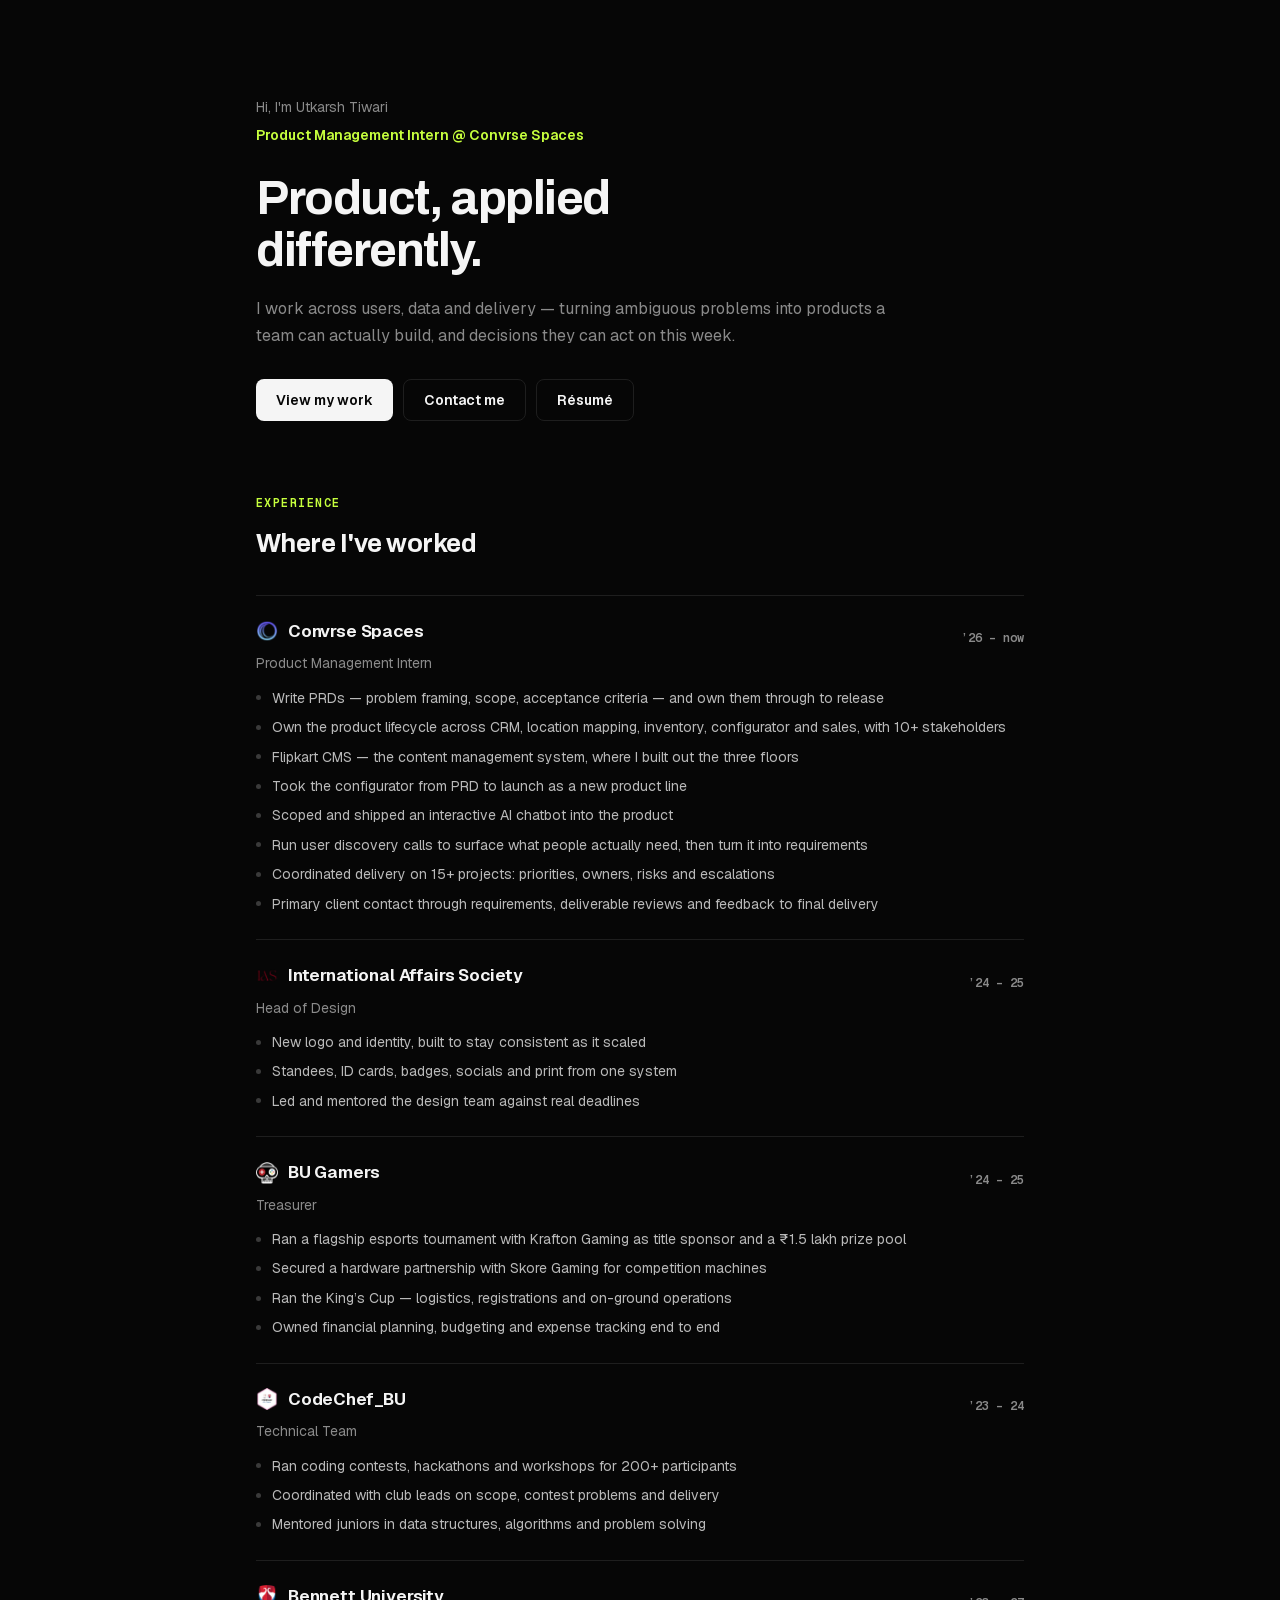
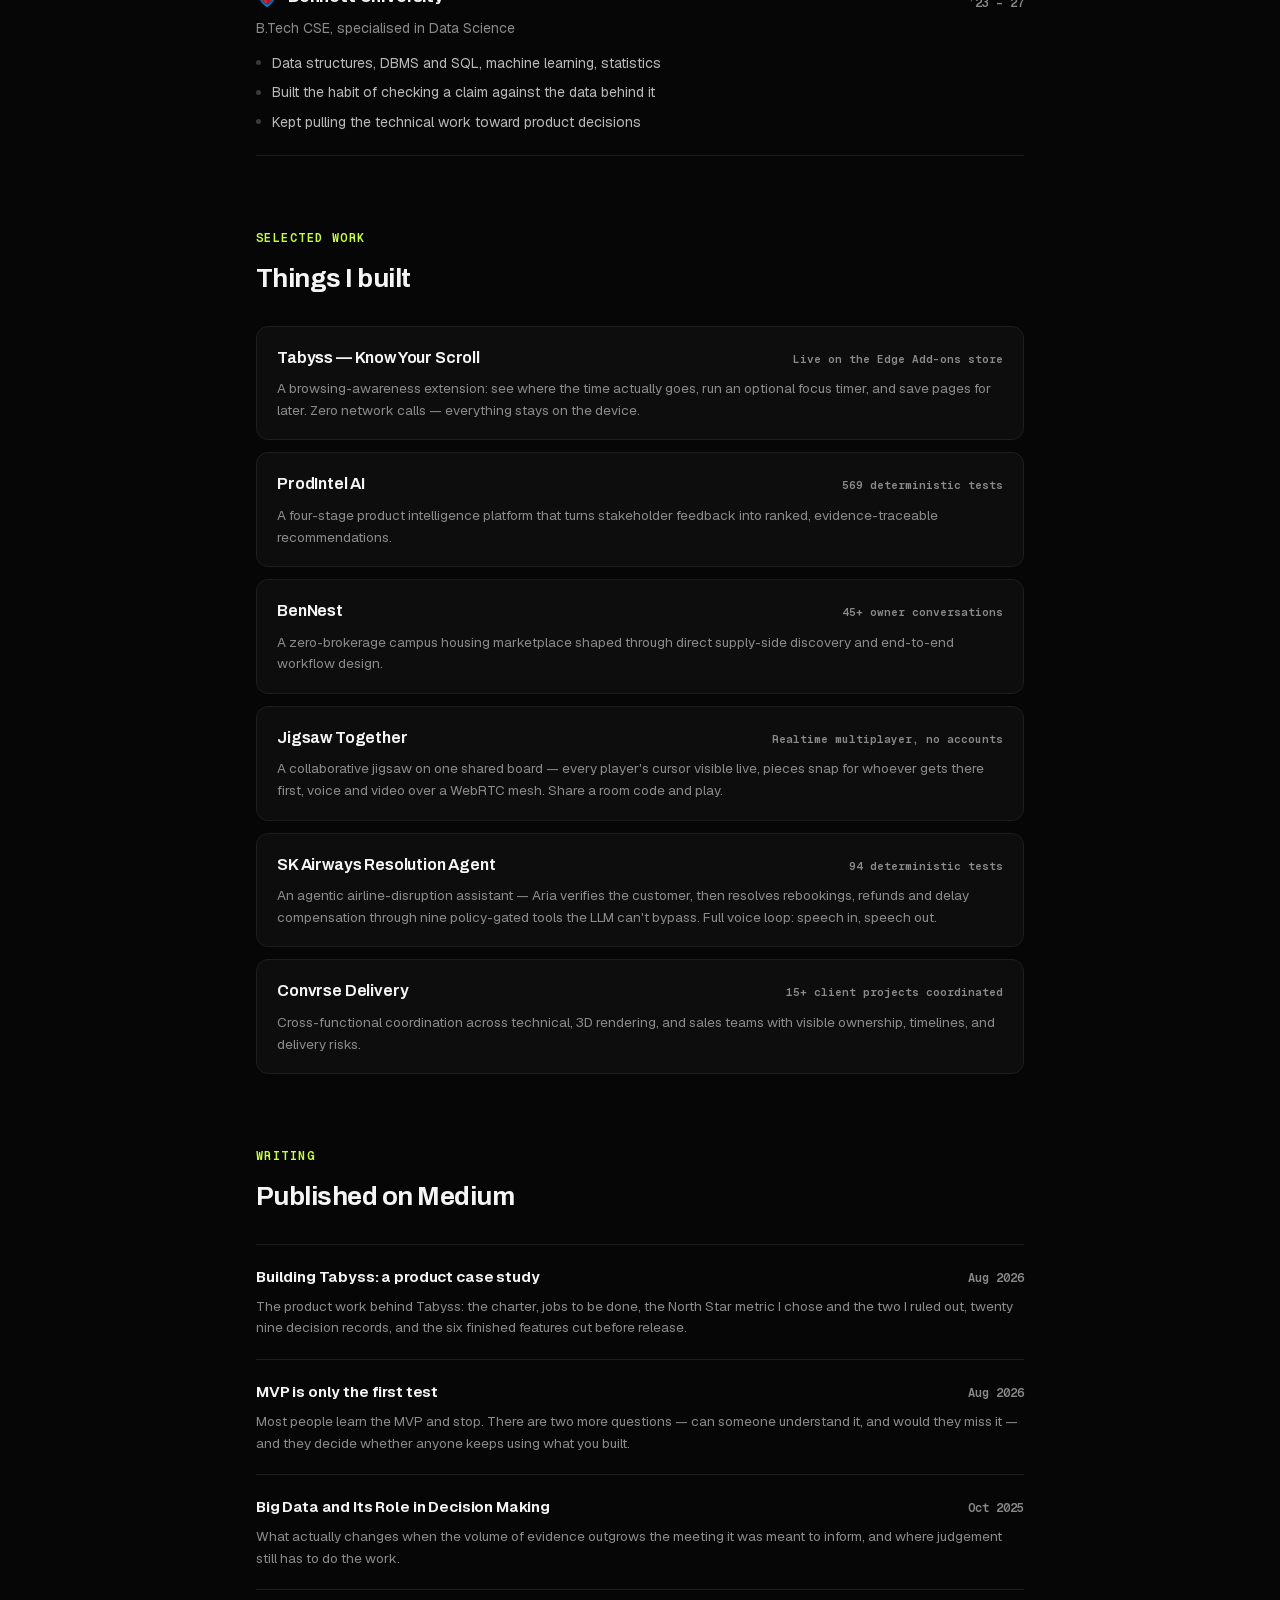
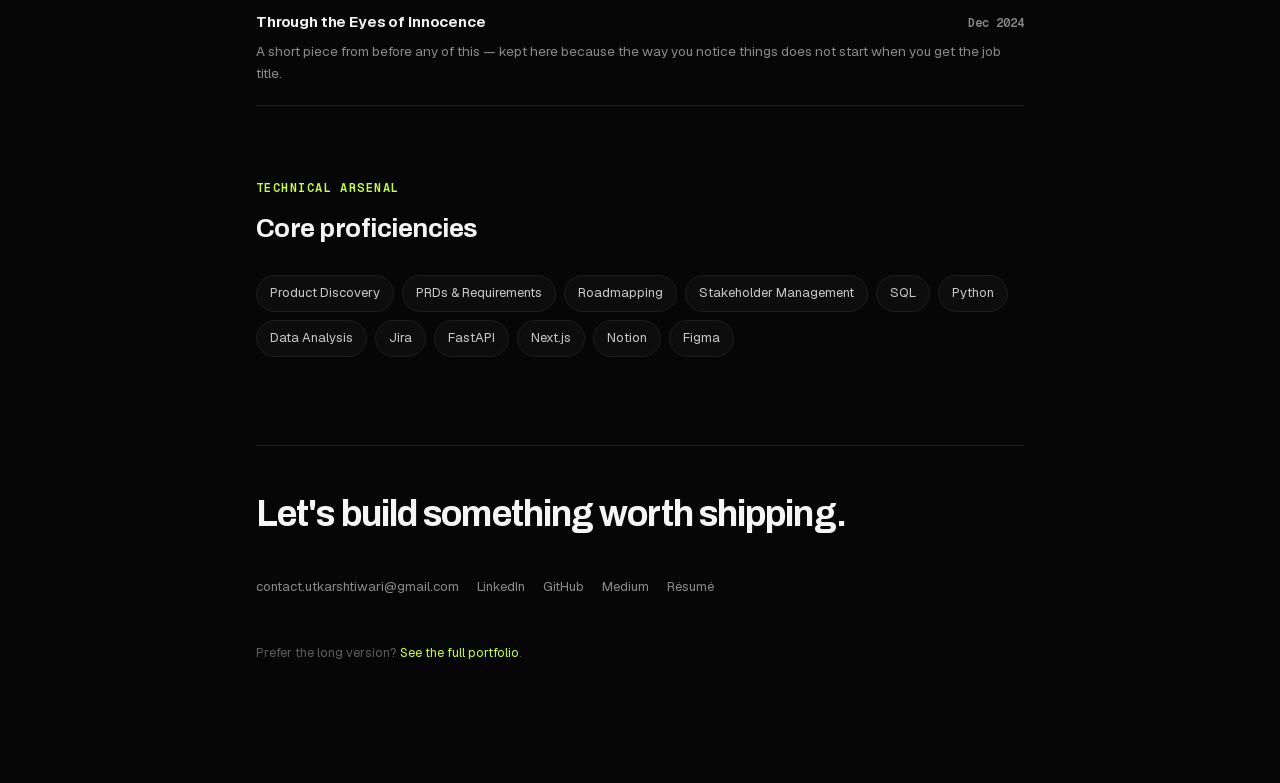
<file: minimal/index.html>
<!DOCTYPE html><html lang="en"><head><meta charSet="utf-8"/><meta name="viewport" content="width=device-width, initial-scale=1"/><link rel="stylesheet" href="/_next/static/css/index.CqYC7yqj.css" data-rsc-css-href="/_next/static/css/index.CqYC7yqj.css" data-precedence="vite-rsc/importer-resources"/><link rel="stylesheet" href="/_next/static/css/page.DJG9ssBj.css" data-rsc-css-href="/_next/static/css/page.DJG9ssBj.css" data-precedence="vite-rsc/importer-resources"/><link rel="modulepreload" fetchPriority="low" href="/_next/static/chunks/index-iDyHKAnG.js"/><script src="/_next/static/chunks/rolldown-runtime-C60lm6uB.js" type="module" async=""></script><script src="/_next/static/chunks/framework-BaE7mD_r.js" type="module" async=""></script><script src="/_next/static/chunks/app-elements-Drg5O4vw.js" type="module" async=""></script><script src="/_next/static/chunks/hash-D0ldriCF.js" type="module" async=""></script><script src="/_next/static/chunks/record-BdkTR7AP.js" type="module" async=""></script><script src="/_next/static/chunks/app-rsc-cache-busting-CzBYknE6.js" type="module" async=""></script><script src="/_next/static/chunks/app-rsc-render-mode-IDJu5NEE.js" type="module" async=""></script><script src="/_next/static/chunks/headers-CeAbe3am.js" type="module" async=""></script><script src="/_next/static/chunks/protocol-headers-URL33uU5.js" type="module" async=""></script><script src="/_next/static/chunks/deployment-id-DFhHa9wO.js" type="module" async=""></script><script src="/_next/static/chunks/navigation-errors-wvgRKjB-.js" type="module" async=""></script><link rel="modulepreload" href="/_next/static/chunks/layout-segment-context-BEE4HBJo.js" crossorigin=""/><link rel="modulepreload" href="/_next/static/chunks/reveal-qNpD5ka-.js" crossorigin=""/><link rel="modulepreload" href="/_next/static/chunks/link-Du37N38g.js" crossorigin=""/><link rel="modulepreload" href="/_next/static/chunks/query-DtBGhX2J.js" crossorigin=""/><title>Utkarsh Tiwari — Product</title><meta name="description" content="Product management portfolio of Utkarsh Tiwari — the short version."/><meta property="og:title" content="Utkarsh Tiwari — Product"/><meta property="og:description" content="Discovery, delivery and technical fluency — the short version."/><meta property="og:url" content="https://utkaxh.vercel.app"/><meta property="og:type" content="website"/><meta name="twitter:card" content="summary"/><meta name="twitter:title" content="Utkarsh Tiwari — Product"/><meta name="twitter:description" content="Discovery, delivery and technical fluency — the short version."/><link rel="shortcut icon" href="/favicon.svg"/><link rel="icon" href="/favicon.svg" type="image/svg+xml"/><link rel="apple-touch-icon" href="/favicon.svg"/><noscript><style>.pre{display:none}
[data-reveal],[data-label]{opacity:1}
.wipe>span{transform:none}
.fill{color:var(--ink)}
.nodeLine{clip-path:none}
.reel b{transform:translateY(calc(var(--d) * -1em))}
.link path{stroke-dashoffset:0}
.link .dot{transform:scale(1)}
.trav{display:none}</style></noscript><script>Object.assign(((self[Symbol.for("vinext.navigationRuntime")]??={bootstrap:{routeManifest:null},functions:{}}).bootstrap.rsc??={rsc:[]}),{params:{},nav:{"pathname":"/minimal","searchParams":[]}})</script><link rel="modulepreload" href="/_next/static/chunks/index-iDyHKAnG.js" />
<link rel="preload" href="/_next/static/_vinext_fonts/geist-8ac0455e797f/geist-98bbbccb.woff2" as="font" type="font/woff2" crossorigin />
<link rel="preload" href="/_next/static/_vinext_fonts/geist-mono-00e989178794/geist-mono-013b2f2f.woff2" as="font" type="font/woff2" crossorigin />
<link rel="preload" href="/_next/static/_vinext_fonts/archivo-deed4fc47d20/archivo-2a392e77.woff2" as="font" type="font/woff2" crossorigin />
<style data-vinext-fonts>/* cyrillic-ext */
@font-face {
  font-family: 'Geist';
  font-style: normal;
  font-weight: 100 900;
  font-display: swap;
  src: url(/_next/static/_vinext_fonts/geist-8ac0455e797f/geist-ff2310f5.woff2) format('woff2');
  unicode-range: U+0460-052F, U+1C80-1C8A, U+20B4, U+2DE0-2DFF, U+A640-A69F, U+FE2E-FE2F;
}
/* cyrillic */
@font-face {
  font-family: 'Geist';
  font-style: normal;
  font-weight: 100 900;
  font-display: swap;
  src: url(/_next/static/_vinext_fonts/geist-8ac0455e797f/geist-875ccdd4.woff2) format('woff2');
  unicode-range: U+0301, U+0400-045F, U+0490-0491, U+04B0-04B1, U+2116;
}
/* vietnamese */
@font-face {
  font-family: 'Geist';
  font-style: normal;
  font-weight: 100 900;
  font-display: swap;
  src: url(/_next/static/_vinext_fonts/geist-8ac0455e797f/geist-52306abf.woff2) format('woff2');
  unicode-range: U+0102-0103, U+0110-0111, U+0128-0129, U+0168-0169, U+01A0-01A1, U+01AF-01B0, U+0300-0301, U+0303-0304, U+0308-0309, U+0323, U+0329, U+1EA0-1EF9, U+20AB;
}
/* latin-ext */
@font-face {
  font-family: 'Geist';
  font-style: normal;
  font-weight: 100 900;
  font-display: swap;
  src: url(/_next/static/_vinext_fonts/geist-8ac0455e797f/geist-001175b1.woff2) format('woff2');
  unicode-range: U+0100-02BA, U+02BD-02C5, U+02C7-02CC, U+02CE-02D7, U+02DD-02FF, U+0304, U+0308, U+0329, U+1D00-1DBF, U+1E00-1E9F, U+1EF2-1EFF, U+2020, U+20A0-20AB, U+20AD-20C0, U+2113, U+2C60-2C7F, U+A720-A7FF;
}
/* latin */
@font-face {
  font-family: 'Geist';
  font-style: normal;
  font-weight: 100 900;
  font-display: swap;
  src: url(/_next/static/_vinext_fonts/geist-8ac0455e797f/geist-98bbbccb.woff2) format('woff2');
  unicode-range: U+0000-00FF, U+0131, U+0152-0153, U+02BB-02BC, U+02C6, U+02DA, U+02DC, U+0304, U+0308, U+0329, U+2000-206F, U+20AC, U+2122, U+2191, U+2193, U+2212, U+2215, U+FEFF, U+FFFD;
}

@font-face {
  font-family: 'Geist Fallback';
  src: local("Arial");
  ascent-override: 95.94%;
  descent-override: 28.16%;
  line-gap-override: 0.00%;
  size-adjust: 104.76%;
}

.__font_geist_1s86874 { font-family: 'Geist', 'Geist Fallback'; font-style: normal; }

.__variable_geist_1s86874 { --sans: 'Geist', 'Geist Fallback'; }

/* cyrillic-ext */
@font-face {
  font-family: 'Geist Mono';
  font-style: normal;
  font-weight: 100 900;
  font-display: swap;
  src: url(/_next/static/_vinext_fonts/geist-mono-00e989178794/geist-mono-f6b33328.woff2) format('woff2');
  unicode-range: U+0460-052F, U+1C80-1C8A, U+20B4, U+2DE0-2DFF, U+A640-A69F, U+FE2E-FE2F;
}
/* cyrillic */
@font-face {
  font-family: 'Geist Mono';
  font-style: normal;
  font-weight: 100 900;
  font-display: swap;
  src: url(/_next/static/_vinext_fonts/geist-mono-00e989178794/geist-mono-44e03052.woff2) format('woff2');
  unicode-range: U+0301, U+0400-045F, U+0490-0491, U+04B0-04B1, U+2116;
}
/* symbols2 */
@font-face {
  font-family: 'Geist Mono';
  font-style: normal;
  font-weight: 100 900;
  font-display: swap;
  src: url(/_next/static/_vinext_fonts/geist-mono-00e989178794/geist-mono-0638449e.woff2) format('woff2');
  unicode-range: U+2000-2001, U+2004-2008, U+200A, U+23B8-23BD, U+2500-259F;
}
/* vietnamese */
@font-face {
  font-family: 'Geist Mono';
  font-style: normal;
  font-weight: 100 900;
  font-display: swap;
  src: url(/_next/static/_vinext_fonts/geist-mono-00e989178794/geist-mono-971fb274.woff2) format('woff2');
  unicode-range: U+0102-0103, U+0110-0111, U+0128-0129, U+0168-0169, U+01A0-01A1, U+01AF-01B0, U+0300-0301, U+0303-0304, U+0308-0309, U+0323, U+0329, U+1EA0-1EF9, U+20AB;
}
/* latin-ext */
@font-face {
  font-family: 'Geist Mono';
  font-style: normal;
  font-weight: 100 900;
  font-display: swap;
  src: url(/_next/static/_vinext_fonts/geist-mono-00e989178794/geist-mono-44745446.woff2) format('woff2');
  unicode-range: U+0100-02BA, U+02BD-02C5, U+02C7-02CC, U+02CE-02D7, U+02DD-02FF, U+0304, U+0308, U+0329, U+1D00-1DBF, U+1E00-1E9F, U+1EF2-1EFF, U+2020, U+20A0-20AB, U+20AD-20C0, U+2113, U+2C60-2C7F, U+A720-A7FF;
}
/* latin */
@font-face {
  font-family: 'Geist Mono';
  font-style: normal;
  font-weight: 100 900;
  font-display: swap;
  src: url(/_next/static/_vinext_fonts/geist-mono-00e989178794/geist-mono-013b2f2f.woff2) format('woff2');
  unicode-range: U+0000-00FF, U+0131, U+0152-0153, U+02BB-02BC, U+02C6, U+02DA, U+02DC, U+0304, U+0308, U+0329, U+2000-206F, U+20AC, U+2122, U+2191, U+2193, U+2212, U+2215, U+FEFF, U+FFFD;
}

@font-face {
  font-family: 'Geist Mono Fallback';
  src: local("Arial");
  ascent-override: 74.67%;
  descent-override: 21.92%;
  line-gap-override: 0.00%;
  size-adjust: 134.59%;
}

.__font_geist_mono_0umgblq { font-family: 'Geist Mono', 'Geist Mono Fallback'; font-style: normal; }

.__variable_geist_mono_0umgblq { --mono: 'Geist Mono', 'Geist Mono Fallback'; }

/* vietnamese */
@font-face {
  font-family: 'Archivo';
  font-style: normal;
  font-weight: 100 900;
  font-stretch: 100%;
  font-display: swap;
  src: url(/_next/static/_vinext_fonts/archivo-deed4fc47d20/archivo-23720fae.woff2) format('woff2');
  unicode-range: U+0102-0103, U+0110-0111, U+0128-0129, U+0168-0169, U+01A0-01A1, U+01AF-01B0, U+0300-0301, U+0303-0304, U+0308-0309, U+0323, U+0329, U+1EA0-1EF9, U+20AB;
}
/* latin-ext */
@font-face {
  font-family: 'Archivo';
  font-style: normal;
  font-weight: 100 900;
  font-stretch: 100%;
  font-display: swap;
  src: url(/_next/static/_vinext_fonts/archivo-deed4fc47d20/archivo-20bddc40.woff2) format('woff2');
  unicode-range: U+0100-02BA, U+02BD-02C5, U+02C7-02CC, U+02CE-02D7, U+02DD-02FF, U+0304, U+0308, U+0329, U+1D00-1DBF, U+1E00-1E9F, U+1EF2-1EFF, U+2020, U+20A0-20AB, U+20AD-20C0, U+2113, U+2C60-2C7F, U+A720-A7FF;
}
/* latin */
@font-face {
  font-family: 'Archivo';
  font-style: normal;
  font-weight: 100 900;
  font-stretch: 100%;
  font-display: swap;
  src: url(/_next/static/_vinext_fonts/archivo-deed4fc47d20/archivo-2a392e77.woff2) format('woff2');
  unicode-range: U+0000-00FF, U+0131, U+0152-0153, U+02BB-02BC, U+02C6, U+02DA, U+02DC, U+0304, U+0308, U+0329, U+2000-206F, U+20AC, U+2122, U+2191, U+2193, U+2212, U+2215, U+FEFF, U+FFFD;
}

@font-face {
  font-family: 'Archivo Fallback';
  src: local("Arial");
  ascent-override: 88.96%;
  descent-override: 21.28%;
  line-gap-override: 0.00%;
  size-adjust: 98.70%;
}

.__font_archivo_0fuhe08 { font-family: 'Archivo', 'Archivo Fallback'; font-style: normal; }

.__variable_archivo_0fuhe08 { --display: 'Archivo', 'Archivo Fallback'; }
</style>
</head><body class="__variable_geist_1s86874 __variable_geist_mono_0umgblq __variable_archivo_0fuhe08"><div class="min"><main class="minWrap"><header class="mReveal"><p class="mKicker">Hi, I&#x27;m Utkarsh Tiwari</p><p class="mRole">Product Management Intern @ Convrse Spaces</p><h1>Product, applied<br/>differently.</h1><p class="mLede">I work across users, data and delivery — turning ambiguous problems into products a team can actually build, and decisions they can act on this week.</p><div class="mActions"><a class="mBtn" href="#work">View my work</a><a class="mBtn ghost" href="mailto:contact.utkarshtiwari@gmail.com">Contact me</a><a class="mBtn ghost" href="/Utkarsh_Tiwari_Resume.pdf" target="_blank" rel="noreferrer">Résumé</a></div></header><section class="mSec mReveal"><p class="mEyebrow">Experience</p><h2>Where I&#x27;ve worked</h2><div class="mRoles"><article class="mRole-item"><div class="mRoleTop"><div class="mOrg"><img src="/logos/convrse.png" alt="" width="22" height="22" loading="lazy" decoding="async"/>Convrse Spaces</div><span class="mWhen">’26 – now</span></div><p class="mTitle">Product Management Intern</p><ul class="mBullets"><li>Write PRDs — problem framing, scope, acceptance criteria — and own them through to release</li><li>Own the product lifecycle across CRM, location mapping, inventory, configurator and sales, with 10+ stakeholders</li><li>Flipkart CMS — the content management system, where I built out the three floors</li><li>Took the configurator from PRD to launch as a new product line</li><li>Scoped and shipped an interactive AI chatbot into the product</li><li>Run user discovery calls to surface what people actually need, then turn it into requirements</li><li>Coordinated delivery on 15+ projects: priorities, owners, risks and escalations</li><li>Primary client contact through requirements, deliverable reviews and feedback to final delivery</li></ul></article><article class="mRole-item"><div class="mRoleTop"><div class="mOrg"><img src="/logos/iasociety.png" alt="" width="22" height="22" loading="lazy" decoding="async"/>International Affairs Society</div><span class="mWhen">’24 – 25</span></div><p class="mTitle">Head of Design</p><ul class="mBullets"><li>New logo and identity, built to stay consistent as it scaled</li><li>Standees, ID cards, badges, socials and print from one system</li><li>Led and mentored the design team against real deadlines</li></ul></article><article class="mRole-item"><div class="mRoleTop"><div class="mOrg"><img src="/logos/bugamers.png" alt="" width="22" height="22" loading="lazy" decoding="async"/>BU Gamers</div><span class="mWhen">’24 – 25</span></div><p class="mTitle">Treasurer</p><ul class="mBullets"><li>Ran a flagship esports tournament with Krafton Gaming as title sponsor and a ₹1.5 lakh prize pool</li><li>Secured a hardware partnership with Skore Gaming for competition machines</li><li>Ran the King’s Cup — logistics, registrations and on-ground operations</li><li>Owned financial planning, budgeting and expense tracking end to end</li></ul></article><article class="mRole-item"><div class="mRoleTop"><div class="mOrg"><img src="/logos/codechef.png" alt="" width="22" height="22" loading="lazy" decoding="async"/>CodeChef_BU</div><span class="mWhen">’23 – 24</span></div><p class="mTitle">Technical Team</p><ul class="mBullets"><li>Ran coding contests, hackathons and workshops for 200+ participants</li><li>Coordinated with club leads on scope, contest problems and delivery</li><li>Mentored juniors in data structures, algorithms and problem solving</li></ul></article><article class="mRole-item"><div class="mRoleTop"><div class="mOrg"><img src="/logos/bennett.png" alt="" width="22" height="22" loading="lazy" decoding="async"/>Bennett University</div><span class="mWhen">’23 – 27</span></div><p class="mTitle">B.Tech CSE, specialised in Data Science</p><ul class="mBullets"><li>Data structures, DBMS and SQL, machine learning, statistics</li><li>Built the habit of checking a claim against the data behind it</li><li>Kept pulling the technical work toward product decisions</li></ul></article></div></section><section class="mSec mReveal" id="work"><p class="mEyebrow">Selected work</p><h2>Things I built</h2><div class="mWork"><a class="mWorkItem" href="https://microsoftedge.microsoft.com/addons/detail/tabyss-%E2%80%94-know-your-scroll/bcnealjpndcccogjpceoaokeahmfdkha" target="_blank" rel="noreferrer"><div class="mWorkHead"><h3>Tabyss — Know Your Scroll</h3><span class="mWorkMeta">Live on the Edge Add-ons store</span></div><p>A browsing-awareness extension: see where the time actually goes, run an optional focus timer, and save pages for later. Zero network calls — everything stays on the device.</p></a><a class="mWorkItem" href="https://github.com/utkarshalpha" target="_blank" rel="noreferrer"><div class="mWorkHead"><h3>ProdIntel AI</h3><span class="mWorkMeta">569 deterministic tests</span></div><p>A four-stage product intelligence platform that turns stakeholder feedback into ranked, evidence-traceable recommendations.</p></a><a class="mWorkItem" href="https://github.com/utkarshalpha" target="_blank" rel="noreferrer"><div class="mWorkHead"><h3>BenNest</h3><span class="mWorkMeta">45+ owner conversations</span></div><p>A zero-brokerage campus housing marketplace shaped through direct supply-side discovery and end-to-end workflow design.</p></a><a class="mWorkItem" href="https://playjigsaw.onrender.com" target="_blank" rel="noreferrer"><div class="mWorkHead"><h3>Jigsaw Together</h3><span class="mWorkMeta">Realtime multiplayer, no accounts</span></div><p>A collaborative jigsaw on one shared board — every player&#x27;s cursor visible live, pieces snap for whoever gets there first, voice and video over a WebRTC mesh. Share a room code and play.</p></a><a class="mWorkItem" href="https://customer-resolution-agent-ica7.onrender.com" target="_blank" rel="noreferrer"><div class="mWorkHead"><h3>SK Airways Resolution Agent</h3><span class="mWorkMeta">94 deterministic tests</span></div><p>An agentic airline-disruption assistant — Aria verifies the customer, then resolves rebookings, refunds and delay compensation through nine policy-gated tools the LLM can&#x27;t bypass. Full voice loop: speech in, speech out.</p></a><a class="mWorkItem" href="https://github.com/utkarshalpha" target="_blank" rel="noreferrer"><div class="mWorkHead"><h3>Convrse Delivery</h3><span class="mWorkMeta">15+ client projects coordinated</span></div><p>Cross-functional coordination across technical, 3D rendering, and sales teams with visible ownership, timelines, and delivery risks.</p></a></div></section><section class="mSec mReveal"><p class="mEyebrow">Writing</p><h2>Published on Medium</h2><div class="mPosts"><a class="mPost" href="https://utkaxh.medium.com/what-a-product-manager-actually-does-before-the-first-line-of-code-476263801f20" target="_blank" rel="noreferrer"><div class="mPostTop"><span class="mPostTitle">Building Tabyss: a product case study</span><span class="mWhen">Aug 2026</span></div><p>The product work behind Tabyss: the charter, jobs to be done, the North Star metric I chose and the two I ruled out, twenty nine decision records, and the six finished features cut before release.</p></a><a class="mPost" href="https://utkaxh.medium.com/mvp-is-only-the-first-test-0b474f2803f6" target="_blank" rel="noreferrer"><div class="mPostTop"><span class="mPostTitle">MVP is only the first test</span><span class="mWhen">Aug 2026</span></div><p>Most people learn the MVP and stop. There are two more questions — can someone understand it, and would they miss it — and they decide whether anyone keeps using what you built.</p></a><a class="mPost" href="https://utkaxh.medium.com/big-data-and-its-role-in-decision-making-9b5a4b44850c" target="_blank" rel="noreferrer"><div class="mPostTop"><span class="mPostTitle">Big Data and Its Role in Decision Making</span><span class="mWhen">Oct 2025</span></div><p>What actually changes when the volume of evidence outgrows the meeting it was meant to inform, and where judgement still has to do the work.</p></a><a class="mPost" href="https://utkaxh.medium.com/through-the-eyes-of-innocence-b0b67fcf081a" target="_blank" rel="noreferrer"><div class="mPostTop"><span class="mPostTitle">Through the Eyes of Innocence</span><span class="mWhen">Dec 2024</span></div><p>A short piece from before any of this — kept here because the way you notice things does not start when you get the job title.</p></a></div></section><section class="mSec mReveal"><p class="mEyebrow">Technical arsenal</p><h2>Core proficiencies</h2><div class="mSkills"><span>Product Discovery</span><span>PRDs &amp; Requirements</span><span>Roadmapping</span><span>Stakeholder Management</span><span>SQL</span><span>Python</span><span>Data Analysis</span><span>Jira</span><span>FastAPI</span><span>Next.js</span><span>Notion</span><span>Figma</span></div></section><section class="mEnd mReveal"><h2>Let&#x27;s build something worth shipping.</h2><div class="mFoot"><a href="mailto:contact.utkarshtiwari@gmail.com">contact.utkarshtiwari@gmail.com</a><a href="https://www.linkedin.com/in/utkaxh" target="_blank" rel="noreferrer">LinkedIn</a><a href="https://github.com/utkarshalpha" target="_blank" rel="noreferrer">GitHub</a><a href="https://utkaxh.medium.com" target="_blank" rel="noreferrer">Medium</a><a href="/Utkarsh_Tiwari_Resume.pdf">Résumé</a></div><p class="mSwap">Prefer the long version? <a href="/">See the full portfolio</a>.</p></section></main></div><script type="module" src="/_next/static/chunks/index-iDyHKAnG.js" id="_R_" async=""></script><script>((self[Symbol.for("vinext.navigationRuntime")]??={bootstrap:{routeManifest:null},functions:{}}).bootstrap.rsc??={rsc:[]}).rsc.push("3:I[\"8c0f216c4604\",[],\"Children\",1]\n")</script><script>((self[Symbol.for("vinext.navigationRuntime")]??={bootstrap:{routeManifest:null},functions:{}}).bootstrap.rsc??={rsc:[]}).rsc.push("4:I[\"593f344dc510\",[],\"GlobalErrorBoundary\",1]\n")</script><script>((self[Symbol.for("vinext.navigationRuntime")]??={bootstrap:{routeManifest:null},functions:{}}).bootstrap.rsc??={rsc:[]}).rsc.push("5:I[\"0b874ad30386\",[],\"default\",1]\n")</script><script>((self[Symbol.for("vinext.navigationRuntime")]??={bootstrap:{routeManifest:null},functions:{}}).bootstrap.rsc??={rsc:[]}).rsc.push("6:I[\"593f344dc510\",[],\"ErrorBoundary\",1]\n")</script><script>((self[Symbol.for("vinext.navigationRuntime")]??={bootstrap:{routeManifest:null},functions:{}}).bootstrap.rsc??={rsc:[]}).rsc.push("7:I[\"15c18cfaeeff\",[],\"LayoutSegmentProvider\",1]\n")</script><script>((self[Symbol.for("vinext.navigationRuntime")]??={bootstrap:{routeManifest:null},functions:{}}).bootstrap.rsc??={rsc:[]}).rsc.push("8:I[\"8c0f216c4604\",[],\"Slot\",1]\n")</script><script>((self[Symbol.for("vinext.navigationRuntime")]??={bootstrap:{routeManifest:null},functions:{}}).bootstrap.rsc??={rsc:[]}).rsc.push("9:I[\"9276801271d6\",[],\"AppRouterScrollTarget\",1]\n")</script><script>((self[Symbol.for("vinext.navigationRuntime")]??={bootstrap:{routeManifest:null},functions:{}}).bootstrap.rsc??={rsc:[]}).rsc.push("a:I[\"593f344dc510\",[],\"RedirectBoundary\",1]\n")</script><script>((self[Symbol.for("vinext.navigationRuntime")]??={bootstrap:{routeManifest:null},functions:{}}).bootstrap.rsc??={rsc:[]}).rsc.push(":HL[\"/_next/static/css/index.CqYC7yqj.css\",\"style\"     ]\n")</script><script>((self[Symbol.for("vinext.navigationRuntime")]??={bootstrap:{routeManifest:null},functions:{}}).bootstrap.rsc??={rsc:[]}).rsc.push("2:[\"$\",\"style\",null,{\"dangerouslySetInnerHTML\":{\"__html\":\".pre{display:none}\\n[data-reveal],[data-label]{opacity:1}\\n.wipe\u003espan{transform:none}\\n.fill{color:var(--ink)}\\n.nodeLine{clip-path:none}\\n.reel b{transform:translateY(calc(var(--d) * -1em))}\\n.link path{stroke-dashoffset:0}\\n.link .dot{transform:scale(1)}\\n.trav{display:none}\"}}]\n")</script><script>((self[Symbol.for("vinext.navigationRuntime")]??={bootstrap:{routeManifest:null},functions:{}}).bootstrap.rsc??={rsc:[]}).rsc.push("0:{\"__route\":\"route:/minimal\",\"__interceptionContext\":null,\"__layoutIds\":[\"layout:/\"],\"__rootLayout\":\"/\",\"__sourcePage\":\"/minimal/page\",\"page:/minimal\":\"$L1\",\"layout:/\":[[[[\"$\",\"link\",\"css:/_next/static/css/index.CqYC7yqj.css\",{\"rel\":\"stylesheet\",\"precedence\":\"vite-rsc/importer-resources\",\"href\":\"/_next/static/css/index.CqYC7yqj.css\",\"data-rsc-css-href\":\"/_next/static/css/index.CqYC7yqj.css\"}],\"$undefined\"],[\"$\",\"html\",null,{\"lang\":\"en\",\"children\":[[\"$\",\"head\",null,{\"children\":[\"$\",\"noscript\",null,{\"children\":\"$2\"}]}],[\"$\",\"body\",null,{\"className\":\"__variable_geist_1s86874 __variable_geist_mono_0umgblq __variable_archivo_0fuhe08\",\"children\":[\"$\",\"$L3\",null,{}]}]]}]],null],\"route:/minimal\":[[[\"$\",\"meta\",null,{\"charSet\":\"utf-8\"}],[[\"$\",\"title\",\"0\",{\"children\":\"Utkarsh Tiwari — Product\"}],[\"$\",\"meta\",\"1\",{\"name\":\"description\",\"content\":\"Product management portfolio of Utkarsh Tiwari — the short version.\"}],[\"$\",\"meta\",\"2\",{\"property\":\"og:title\",\"content\":\"Utkarsh Tiwari — Product\"}],[\"$\",\"meta\",\"3\",{\"property\":\"og:description\",\"content\":\"Discovery, delivery and technical fluency — the short version.\"}],[\"$\",\"meta\",\"4\",{\"property\":\"og:url\",\"content\":\"https://utkaxh.vercel.app\"}],[\"$\",\"meta\",\"5\",{\"property\":\"og:type\",\"content\":\"website\"}],[\"$\",\"meta\",\"6\",{\"name\":\"twitter:card\",\"content\":\"summary\"}],[\"$\",\"meta\",\"7\",{\"name\":\"twitter:title\",\"content\":\"Utkarsh Tiwari — Product\"}],[\"$\",\"meta\",\"8\",{\"name\":\"twitter:description\",\"content\":\"Discovery, delivery and technical fluency — the short version.\"}],[\"$\",\"link\",\"9\",{\"rel\":\"shortcut icon\",\"href\":\"/favicon.svg\"}],[\"$\",\"link\",\"10\",{\"rel\":\"icon\",\"href\":\"/favicon.svg\",\"type\":\"image/svg+xml\"}],[\"$\",\"link\",\"11\",{\"rel\":\"apple-touch-icon\",\"href\":\"/favicon.svg\"}]],[[\"$\",\"meta\",\"0\",{\"name\":\"viewport\",\"content\":\"width=device-width, initial-scale=1\"}]]],[\"$\",\"$L4\",null,{\"fallback\":\"$5\",\"children\":[\"$\",\"$L6\",null,{\"fallback\":\"$5\",\"children\":[\"$\",\"$L7\",null,{\"providerId\":\"layout:/\",\"segmentMap\":{\"children\":[\"minimal\"]},\"children\":[\"$\",\"$L8\",null,{\"id\":\"layout:/\",\"parallelSlots\":\"$undefined\",\"children\":[\"$\",\"$L9\",null,{\"children\":[\"$\",\"$La\",null,{\"children\":[[\"$\",\"$L7\",null,{\"providerId\":\"page:/minimal\",\"segmentMap\":{\"children\":[\"__PAGE__\"]},\"children\":[\"$\",\"$L8\",null,{\"id\":\"page:/minimal\"}]}],null]}]}]}]}]}]}],null,null],\"__layoutFlags\":{\"layout:/\":\"s\"},\"__artifactCompatibility\":{\"schemaVersion\":1,\"graphVersion\":\"app-route-graph:4eb40fc06807ac70\",\"deploymentVersion\":\"67d913a7-2370-469c-9e01-b4558a691309\",\"appElementsSchemaVersion\":1,\"rscPayloadSchemaVersion\":1,\"rootBoundaryId\":\"/\",\"renderEpoch\":null},\"__renderObservation\":{\"schemaVersion\":1,\"output\":{\"kind\":\"app-rsc\",\"mountedSlotsFingerprint\":null,\"renderEpoch\":null,\"rootBoundaryId\":\"/\",\"routeId\":\"route:/minimal\"},\"completeness\":\"partial\",\"boundaryOutcome\":{\"kind\":\"unknown\"},\"requestApis\":[{\"kind\":\"connection\",\"status\":\"unknown\"},{\"kind\":\"cookies\",\"status\":\"unknown\"},{\"kind\":\"draftMode\",\"status\":\"unknown\"},{\"kind\":\"headers\",\"status\":\"unknown\"},{\"kind\":\"params\",\"status\":\"unknown\"},{\"kind\":\"searchParams\",\"status\":\"unknown\"}],\"dynamicFetches\":[],\"cacheTags\":[\"/minimal\",\"_N_T_/layout\",\"_N_T_/minimal\",\"_N_T_/minimal/layout\",\"_N_T_/minimal/page\"],\"pathTags\":[\"/minimal\"],\"cacheability\":\"unknown\",\"downgrade\":{\"target\":\"freshRender\",\"reasons\":[{\"code\":\"CP_DOWNGRADE_CACHEABILITY_UNKNOWN\",\"target\":\"freshRender\"},{\"code\":\"CP_DOWNGRADE_INCOMPLETE_OBSERVATION\",\"completeness\":\"partial\",\"target\":\"freshRender\"},{\"code\":\"CP_DOWNGRADE_UNKNOWN_REQUEST_API\",\"requestApi\":\"connection\",\"target\":\"freshRender\"},{\"code\":\"CP_DOWNGRADE_UNKNOWN_REQUEST_API\",\"requestApi\":\"cookies\",\"target\":\"freshRender\"},{\"code\":\"CP_DOWNGRADE_UNKNOWN_REQUEST_API\",\"requestApi\":\"draftMode\",\"target\":\"freshRender\"},{\"code\":\"CP_DOWNGRADE_UNKNOWN_REQUEST_API\",\"requestApi\":\"headers\",\"target\":\"freshRender\"},{\"code\":\"CP_DOWNGRADE_UNKNOWN_REQUEST_API\",\"requestApi\":\"params\",\"target\":\"freshRender\"},{\"code\":\"CP_DOWNGRADE_UNKNOWN_REQUEST_API\",\"requestApi\":\"searchParams\",\"target\":\"freshRender\"}],\"fallback\":{\"kind\":\"breakerFallback\",\"code\":\"CP_PRIVATE_DYNAMIC_DOWNGRADE\",\"mode\":\"renderFresh\",\"scope\":\"affectedOutput\",\"fields\":{\"reasonCodes\":[\"CP_DOWNGRADE_CACHEABILITY_UNKNOWN\",\"CP_DOWNGRADE_INCOMPLETE_OBSERVATION\",\"CP_DOWNGRADE_UNKNOWN_REQUEST_API\",\"CP_DOWNGRADE_UNKNOWN_REQUEST_API\",\"CP_DOWNGRADE_UNKNOWN_REQUEST_API\",\"CP_DOWNGRADE_UNKNOWN_REQUEST_API\",\"CP_DOWNGRADE_UNKNOWN_REQUEST_API\",\"CP_DOWNGRADE_UNKNOWN_REQUEST_API\"],\"target\":\"freshRender\"}},\"isPublicCacheCandidate\":false}}}\n")</script><script>((self[Symbol.for("vinext.navigationRuntime")]??={bootstrap:{routeManifest:null},functions:{}}).bootstrap.rsc??={rsc:[]}).rsc.push("b:I[\"91c5436e454c\",[],\"default\",1]\n")</script><script>((self[Symbol.for("vinext.navigationRuntime")]??={bootstrap:{routeManifest:null},functions:{}}).bootstrap.rsc??={rsc:[]}).rsc.push(":HL[\"/_next/static/css/page.DJG9ssBj.css\",\"style\"     ]\n")</script><script>((self[Symbol.for("vinext.navigationRuntime")]??={bootstrap:{routeManifest:null},functions:{}}).bootstrap.rsc??={rsc:[]}).rsc.push("1:[[[\"$\",\"link\",\"css:/_next/static/css/page.DJG9ssBj.css\",{\"rel\":\"stylesheet\",\"precedence\":\"vite-rsc/importer-resources\",\"href\":\"/_next/static/css/page.DJG9ssBj.css\",\"data-rsc-css-href\":\"/_next/static/css/page.DJG9ssBj.css\"}],\"$undefined\"],[\"$\",\"div\",null,{\"className\":\"min\",\"children\":[[\"$\",\"$Lb\",null,{}],[\"$\",\"main\",null,{\"className\":\"minWrap\",\"children\":[[\"$\",\"header\",null,{\"className\":\"mReveal\",\"children\":[[\"$\",\"p\",null,{\"className\":\"mKicker\",\"children\":\"Hi, I'm Utkarsh Tiwari\"}],[\"$\",\"p\",null,{\"className\":\"mRole\",\"children\":\"Product Management Intern @ Convrse Spaces\"}],[\"$\",\"h1\",null,{\"children\":[\"Product, applied\",[\"$\",\"br\",null,{}],\"differently.\"]}],[\"$\",\"p\",null,{\"className\":\"mLede\",\"children\":\"I work across users, data and delivery — turning ambiguous problems into products a team can actually build, and decisions they can act on this week.\"}],[\"$\",\"div\",null,{\"className\":\"mActions\",\"children\":[[\"$\",\"a\",null,{\"className\":\"mBtn\",\"href\":\"#work\",\"children\":\"View my work\"}],[\"$\",\"a\",null,{\"className\":\"mBtn ghost\",\"href\":\"mailto:contact.utkarshtiwari@gmail.com\",\"children\":\"Contact me\"}],[\"$\",\"a\",null,{\"className\":\"mBtn ghost\",\"href\":\"/Utkarsh_Tiwari_Resume.pdf\",\"target\":\"_blank\",\"rel\":\"noreferrer\",\"children\":\"Résumé\"}]]}]]}],[\"$\",\"section\",null,{\"className\":\"mSec mReveal\",\"children\":[[\"$\",\"p\",null,{\"className\":\"mEyebrow\",\"children\":\"Experience\"}],[\"$\",\"h2\",null,{\"children\":\"Where I've worked\"}],[\"$\",\"div\",null,{\"className\":\"mRoles\",\"children\":[[\"$\",\"article\",\"Convrse SpacesProduct Management Intern\",{\"className\":\"mRole-item\",\"children\":[[\"$\",\"div\",null,{\"className\":\"mRoleTop\",\"children\":[[\"$\",\"div\",null,{\"className\":\"mOrg\",\"children\":[[\"$\",\"img\",null,{\"src\":\"/logos/convrse.png\",\"alt\":\"\",\"width\":22,\"height\":22,\"loading\":\"lazy\",\"decoding\":\"async\"}],\"Convrse Spaces\"]}],[\"$\",\"span\",null,{\"className\":\"mWhen\",\"children\":\"’26 – now\"}]]}],[\"$\",\"p\",null,{\"className\":\"mTitle\",\"children\":\"Product Management Intern\"}],[\"$\",\"ul\",null,{\"className\":\"mBullets\",\"children\":[[\"$\",\"li\",\"Write PRDs — problem framing, scope, acceptance criteria — and own them through to release\",{\"children\":\"Write PRDs — problem framing, scope, acceptance criteria — and own them through to release\"}],[\"$\",\"li\",\"Own the product lifecycle across CRM, location mapping, inventory, configurator and sales, with 10+ stakeholders\",{\"children\":\"Own the product lifecycle across CRM, location mapping, inventory, configurator and sales, with 10+ stakeholders\"}],[\"$\",\"li\",\"Flipkart CMS — the content management system, where I built out the three floors\",{\"children\":\"Flipkart CMS — the content management system, where I built out the three floors\"}],[\"$\",\"li\",\"Took the configurator from PRD to launch as a new product line\",{\"children\":\"Took the configurator from PRD to launch as a new product line\"}],[\"$\",\"li\",\"Scoped and shipped an interactive AI chatbot into the product\",{\"children\":\"Scoped and shipped an interactive AI chatbot into the product\"}],[\"$\",\"li\",\"Run user discovery calls to surface what people actually need, then turn it into requirements\",{\"children\":\"Run user discovery calls to surface what people actually need, then turn it into requirements\"}],[\"$\",\"li\",\"Coordinated delivery on 15+ projects: priorities, owners, risks and escalations\",{\"children\":\"Coordinated delivery on 15+ projects: priorities, owners, risks and escalations\"}],[\"$\",\"li\",\"Primary client contact through requirements, deliverable reviews and feedback to final delivery\",{\"children\":\"Primary client contact through requirements, deliverable reviews and feedback to final delivery\"}]]}]]}],[\"$\",\"article\",\"International Affairs SocietyHead of Design\",{\"className\":\"mRole-item\",\"children\":[[\"$\",\"div\",null,{\"className\":\"mRoleTop\",\"children\":[[\"$\",\"div\",null,{\"className\":\"mOrg\",\"children\":[[\"$\",\"img\",null,{\"src\":\"/logos/iasociety.png\",\"alt\":\"\",\"width\":22,\"height\":22,\"loading\":\"lazy\",\"decoding\":\"async\"}],\"International Affairs Society\"]}],[\"$\",\"span\",null,{\"className\":\"mWhen\",\"children\":\"’24 – 25\"}]]}],[\"$\",\"p\",null,{\"className\":\"mTitle\",\"children\":\"Head of Design\"}],[\"$\",\"ul\",null,{\"className\":\"mBullets\",\"children\":[\"$Lc\",\"$Ld\",\"$Le\"]}]]}],\"$Lf\",\"$L10\",\"$L11\"]}]]}],\"$L12\",\"$L13\",\"$L14\",\"$L15\"]}]]}]]\n")</script><script>((self[Symbol.for("vinext.navigationRuntime")]??={bootstrap:{routeManifest:null},functions:{}}).bootstrap.rsc??={rsc:[]}).rsc.push("16:I[\"c2747888630f\",[],\"default\",1]\n")</script><script>((self[Symbol.for("vinext.navigationRuntime")]??={bootstrap:{routeManifest:null},functions:{}}).bootstrap.rsc??={rsc:[]}).rsc.push("c:[\"$\",\"li\",\"New logo and identity, built to stay consistent as it scaled\",{\"children\":\"New logo and identity, built to stay consistent as it scaled\"}]\n")</script><script>((self[Symbol.for("vinext.navigationRuntime")]??={bootstrap:{routeManifest:null},functions:{}}).bootstrap.rsc??={rsc:[]}).rsc.push("d:[\"$\",\"li\",\"Standees, ID cards, badges, socials and print from one system\",{\"children\":\"Standees, ID cards, badges, socials and print from one system\"}]\n")</script><script>((self[Symbol.for("vinext.navigationRuntime")]??={bootstrap:{routeManifest:null},functions:{}}).bootstrap.rsc??={rsc:[]}).rsc.push("e:[\"$\",\"li\",\"Led and mentored the design team against real deadlines\",{\"children\":\"Led and mentored the design team against real deadlines\"}]\n")</script><script>((self[Symbol.for("vinext.navigationRuntime")]??={bootstrap:{routeManifest:null},functions:{}}).bootstrap.rsc??={rsc:[]}).rsc.push("f:[\"$\",\"article\",\"BU GamersTreasurer\",{\"className\":\"mRole-item\",\"children\":[[\"$\",\"div\",null,{\"className\":\"mRoleTop\",\"children\":[[\"$\",\"div\",null,{\"className\":\"mOrg\",\"children\":[[\"$\",\"img\",null,{\"src\":\"/logos/bugamers.png\",\"alt\":\"\",\"width\":22,\"height\":22,\"loading\":\"lazy\",\"decoding\":\"async\"}],\"BU Gamers\"]}],[\"$\",\"span\",null,{\"className\":\"mWhen\",\"children\":\"’24 – 25\"}]]}],[\"$\",\"p\",null,{\"className\":\"mTitle\",\"children\":\"Treasurer\"}],[\"$\",\"ul\",null,{\"className\":\"mBullets\",\"children\":[[\"$\",\"li\",\"Ran a flagship esports tournament with Krafton Gaming as title sponsor and a ₹1.5 lakh prize pool\",{\"children\":\"Ran a flagship esports tournament with Krafton Gaming as title sponsor and a ₹1.5 lakh prize pool\"}],[\"$\",\"li\",\"Secured a hardware partnership with Skore Gaming for competition machines\",{\"children\":\"Secured a hardware partnership with Skore Gaming for competition machines\"}],[\"$\",\"li\",\"Ran the King’s Cup — logistics, registrations and on-ground operations\",{\"children\":\"Ran the King’s Cup — logistics, registrations and on-ground operations\"}],[\"$\",\"li\",\"Owned financial planning, budgeting and expense tracking end to end\",{\"children\":\"Owned financial planning, budgeting and expense tracking end to end\"}]]}]]}]\n")</script><script>((self[Symbol.for("vinext.navigationRuntime")]??={bootstrap:{routeManifest:null},functions:{}}).bootstrap.rsc??={rsc:[]}).rsc.push("10:[\"$\",\"article\",\"CodeChef_BUTechnical Team\",{\"className\":\"mRole-item\",\"children\":[[\"$\",\"div\",null,{\"className\":\"mRoleTop\",\"children\":[[\"$\",\"div\",null,{\"className\":\"mOrg\",\"children\":[[\"$\",\"img\",null,{\"src\":\"/logos/codechef.png\",\"alt\":\"\",\"width\":22,\"height\":22,\"loading\":\"lazy\",\"decoding\":\"async\"}],\"CodeChef_BU\"]}],[\"$\",\"span\",null,{\"className\":\"mWhen\",\"children\":\"’23 – 24\"}]]}],[\"$\",\"p\",null,{\"className\":\"mTitle\",\"children\":\"Technical Team\"}],[\"$\",\"ul\",null,{\"className\":\"mBullets\",\"children\":[[\"$\",\"li\",\"Ran coding contests, hackathons and workshops for 200+ participants\",{\"children\":\"Ran coding contests, hackathons and workshops for 200+ participants\"}],[\"$\",\"li\",\"Coordinated with club leads on scope, contest problems and delivery\",{\"children\":\"Coordinated with club leads on scope, contest problems and delivery\"}],[\"$\",\"li\",\"Mentored juniors in data structures, algorithms and problem solving\",{\"children\":\"Mentored juniors in data structures, algorithms and problem solving\"}]]}]]}]\n")</script><script>((self[Symbol.for("vinext.navigationRuntime")]??={bootstrap:{routeManifest:null},functions:{}}).bootstrap.rsc??={rsc:[]}).rsc.push("11:[\"$\",\"article\",\"Bennett UniversityB.Tech CSE, specialised in Data Science\",{\"className\":\"mRole-item\",\"children\":[[\"$\",\"div\",null,{\"className\":\"mRoleTop\",\"children\":[[\"$\",\"div\",null,{\"className\":\"mOrg\",\"children\":[[\"$\",\"img\",null,{\"src\":\"/logos/bennett.png\",\"alt\":\"\",\"width\":22,\"height\":22,\"loading\":\"lazy\",\"decoding\":\"async\"}],\"Bennett University\"]}],[\"$\",\"span\",null,{\"className\":\"mWhen\",\"children\":\"’23 – 27\"}]]}],[\"$\",\"p\",null,{\"className\":\"mTitle\",\"children\":\"B.Tech CSE, specialised in Data Science\"}],[\"$\",\"ul\",null,{\"className\":\"mBullets\",\"children\":[[\"$\",\"li\",\"Data structures, DBMS and SQL, machine learning, statistics\",{\"children\":\"Data structures, DBMS and SQL, machine learning, statistics\"}],[\"$\",\"li\",\"Built the habit of checking a claim against the data behind it\",{\"children\":\"Built the habit of checking a claim against the data behind it\"}],[\"$\",\"li\",\"Kept pulling the technical work toward product decisions\",{\"children\":\"Kept pulling the technical work toward product decisions\"}]]}]]}]\n")</script><script>((self[Symbol.for("vinext.navigationRuntime")]??={bootstrap:{routeManifest:null},functions:{}}).bootstrap.rsc??={rsc:[]}).rsc.push("12:[\"$\",\"section\",null,{\"className\":\"mSec mReveal\",\"id\":\"work\",\"children\":[[\"$\",\"p\",null,{\"className\":\"mEyebrow\",\"children\":\"Selected work\"}],[\"$\",\"h2\",null,{\"children\":\"Things I built\"}],[\"$\",\"div\",null,{\"className\":\"mWork\",\"children\":[[\"$\",\"a\",\"Tabyss — Know Your Scroll\",{\"className\":\"mWorkItem\",\"href\":\"https://microsoftedge.microsoft.com/addons/detail/tabyss-%E2%80%94-know-your-scroll/bcnealjpndcccogjpceoaokeahmfdkha\",\"target\":\"_blank\",\"rel\":\"noreferrer\",\"children\":[[\"$\",\"div\",null,{\"className\":\"mWorkHead\",\"children\":[[\"$\",\"h3\",null,{\"children\":\"Tabyss — Know Your Scroll\"}],[\"$\",\"span\",null,{\"className\":\"mWorkMeta\",\"children\":\"Live on the Edge Add-ons store\"}]]}],[\"$\",\"p\",null,{\"children\":\"A browsing-awareness extension: see where the time actually goes, run an optional focus timer, and save pages for later. Zero network calls — everything stays on the device.\"}]]}],[\"$\",\"a\",\"ProdIntel AI\",{\"className\":\"mWorkItem\",\"href\":\"https://github.com/utkarshalpha\",\"target\":\"_blank\",\"rel\":\"noreferrer\",\"children\":[[\"$\",\"div\",null,{\"className\":\"mWorkHead\",\"children\":[[\"$\",\"h3\",null,{\"children\":\"ProdIntel AI\"}],[\"$\",\"span\",null,{\"className\":\"mWorkMeta\",\"children\":\"569 deterministic tests\"}]]}],[\"$\",\"p\",null,{\"children\":\"A four-stage product intelligence platform that turns stakeholder feedback into ranked, evidence-traceable recommendations.\"}]]}],[\"$\",\"a\",\"BenNest\",{\"className\":\"mWorkItem\",\"href\":\"https://github.com/utkarshalpha\",\"target\":\"_blank\",\"rel\":\"noreferrer\",\"children\":[[\"$\",\"div\",null,{\"className\":\"mWorkHead\",\"children\":[[\"$\",\"h3\",null,{\"children\":\"BenNest\"}],[\"$\",\"span\",null,{\"className\":\"mWorkMeta\",\"children\":\"45+ owner conversations\"}]]}],[\"$\",\"p\",null,{\"children\":\"A zero-brokerage campus housing marketplace shaped through direct supply-side discovery and end-to-end workflow design.\"}]]}],[\"$\",\"a\",\"Jigsaw Together\",{\"className\":\"mWorkItem\",\"href\":\"https://playjigsaw.onrender.com\",\"target\":\"_blank\",\"rel\":\"noreferrer\",\"children\":[[\"$\",\"div\",null,{\"className\":\"mWorkHead\",\"children\":[[\"$\",\"h3\",null,{\"children\":\"Jigsaw Together\"}],[\"$\",\"span\",null,{\"className\":\"mWorkMeta\",\"children\":\"Realtime multiplayer, no accounts\"}]]}],[\"$\",\"p\",null,{\"children\":\"A collaborative jigsaw on one shared board — every player's cursor visible live, pieces snap for whoever gets there first, voice and video over a WebRTC mesh. Share a room code and play.\"}]]}],[\"$\",\"a\",\"SK Airways Resolution Agent\",{\"className\":\"mWorkItem\",\"href\":\"https://customer-resolution-agent-ica7.onrender.com\",\"target\":\"_blank\",\"rel\":\"noreferrer\",\"children\":[[\"$\",\"div\",null,{\"className\":\"mWorkHead\",\"children\":[[\"$\",\"h3\",null,{\"children\":\"SK Airways Resolution Agent\"}],[\"$\",\"span\",null,{\"className\":\"mWorkMeta\",\"children\":\"94 deterministic tests\"}]]}],[\"$\",\"p\",null,{\"children\":\"An agentic airline-disruption assistant — Aria verifies the customer, then resolves rebookings, refunds and delay compensation through nine policy-gated tools the LLM can't bypass. Full voice loop: speech in, speech out.\"}]]}],[\"$\",\"a\",\"Convrse Delivery\",{\"className\":\"mWorkItem\",\"href\":\"https://github.com/utkarshalpha\",\"target\":\"_blank\",\"rel\":\"noreferrer\",\"children\":[[\"$\",\"div\",null,{\"className\":\"mWorkHead\",\"children\":[[\"$\",\"h3\",null,{\"children\":\"Convrse Delivery\"}],[\"$\",\"span\",null,{\"className\":\"mWorkMeta\",\"children\":\"15+ client projects coordinated\"}]]}],[\"$\",\"p\",null,{\"children\":\"Cross-functional coordination across technical, 3D rendering, and sales teams with visible ownership, timelines, and delivery risks.\"}]]}]]}]]}]\n")</script><script>((self[Symbol.for("vinext.navigationRuntime")]??={bootstrap:{routeManifest:null},functions:{}}).bootstrap.rsc??={rsc:[]}).rsc.push("13:[\"$\",\"section\",null,{\"className\":\"mSec mReveal\",\"children\":[[\"$\",\"p\",null,{\"className\":\"mEyebrow\",\"children\":\"Writing\"}],[\"$\",\"h2\",null,{\"children\":\"Published on Medium\"}],[\"$\",\"div\",null,{\"className\":\"mPosts\",\"children\":[[\"$\",\"a\",\"Building Tabyss: a product case study\",{\"className\":\"mPost\",\"href\":\"https://utkaxh.medium.com/what-a-product-manager-actually-does-before-the-first-line-of-code-476263801f20\",\"target\":\"_blank\",\"rel\":\"noreferrer\",\"children\":[[\"$\",\"div\",null,{\"className\":\"mPostTop\",\"children\":[[\"$\",\"span\",null,{\"className\":\"mPostTitle\",\"children\":\"Building Tabyss: a product case study\"}],[\"$\",\"span\",null,{\"className\":\"mWhen\",\"children\":\"Aug 2026\"}]]}],[\"$\",\"p\",null,{\"children\":\"The product work behind Tabyss: the charter, jobs to be done, the North Star metric I chose and the two I ruled out, twenty nine decision records, and the six finished features cut before release.\"}]]}],[\"$\",\"a\",\"MVP is only the first test\",{\"className\":\"mPost\",\"href\":\"https://utkaxh.medium.com/mvp-is-only-the-first-test-0b474f2803f6\",\"target\":\"_blank\",\"rel\":\"noreferrer\",\"children\":[[\"$\",\"div\",null,{\"className\":\"mPostTop\",\"children\":[[\"$\",\"span\",null,{\"className\":\"mPostTitle\",\"children\":\"MVP is only the first test\"}],[\"$\",\"span\",null,{\"className\":\"mWhen\",\"children\":\"Aug 2026\"}]]}],[\"$\",\"p\",null,{\"children\":\"Most people learn the MVP and stop. There are two more questions — can someone understand it, and would they miss it — and they decide whether anyone keeps using what you built.\"}]]}],[\"$\",\"a\",\"Big Data and Its Role in Decision Making\",{\"className\":\"mPost\",\"href\":\"https://utkaxh.medium.com/big-data-and-its-role-in-decision-making-9b5a4b44850c\",\"target\":\"_blank\",\"rel\":\"noreferrer\",\"children\":[[\"$\",\"div\",null,{\"className\":\"mPostTop\",\"children\":[[\"$\",\"span\",null,{\"className\":\"mPostTitle\",\"children\":\"Big Data and Its Role in Decision Making\"}],[\"$\",\"span\",null,{\"className\":\"mWhen\",\"children\":\"Oct 2025\"}]]}],[\"$\",\"p\",null,{\"children\":\"What actually changes when the volume of evidence outgrows the meeting it was meant to inform, and where judgement still has to do the work.\"}]]}],[\"$\",\"a\",\"Through the Eyes of Innocence\",{\"className\":\"mPost\",\"href\":\"https://utkaxh.medium.com/through-the-eyes-of-innocence-b0b67fcf081a\",\"target\":\"_blank\",\"rel\":\"noreferrer\",\"children\":[[\"$\",\"div\",null,{\"className\":\"mPostTop\",\"children\":[[\"$\",\"span\",null,{\"className\":\"mPostTitle\",\"children\":\"Through the Eyes of Innocence\"}],[\"$\",\"span\",null,{\"className\":\"mWhen\",\"children\":\"Dec 2024\"}]]}],[\"$\",\"p\",null,{\"children\":\"A short piece from before any of this — kept here because the way you notice things does not start when you get the job title.\"}]]}]]}]]}]\n")</script><script>((self[Symbol.for("vinext.navigationRuntime")]??={bootstrap:{routeManifest:null},functions:{}}).bootstrap.rsc??={rsc:[]}).rsc.push("14:[\"$\",\"section\",null,{\"className\":\"mSec mReveal\",\"children\":[[\"$\",\"p\",null,{\"className\":\"mEyebrow\",\"children\":\"Technical arsenal\"}],[\"$\",\"h2\",null,{\"children\":\"Core proficiencies\"}],[\"$\",\"div\",null,{\"className\":\"mSkills\",\"children\":[[\"$\",\"span\",\"Product Discovery\",{\"children\":\"Product Discovery\"}],[\"$\",\"span\",\"PRDs \u0026 Requirements\",{\"children\":\"PRDs \u0026 Requirements\"}],[\"$\",\"span\",\"Roadmapping\",{\"children\":\"Roadmapping\"}],[\"$\",\"span\",\"Stakeholder Management\",{\"children\":\"Stakeholder Management\"}],[\"$\",\"span\",\"SQL\",{\"children\":\"SQL\"}],[\"$\",\"span\",\"Python\",{\"children\":\"Python\"}],[\"$\",\"span\",\"Data Analysis\",{\"children\":\"Data Analysis\"}],[\"$\",\"span\",\"Jira\",{\"children\":\"Jira\"}],[\"$\",\"span\",\"FastAPI\",{\"children\":\"FastAPI\"}],[\"$\",\"span\",\"Next.js\",{\"children\":\"Next.js\"}],[\"$\",\"span\",\"Notion\",{\"children\":\"Notion\"}],[\"$\",\"span\",\"Figma\",{\"children\":\"Figma\"}]]}]]}]\n")</script><script>((self[Symbol.for("vinext.navigationRuntime")]??={bootstrap:{routeManifest:null},functions:{}}).bootstrap.rsc??={rsc:[]}).rsc.push("15:[\"$\",\"section\",null,{\"className\":\"mEnd mReveal\",\"children\":[[\"$\",\"h2\",null,{\"children\":\"Let's build something worth shipping.\"}],[\"$\",\"div\",null,{\"className\":\"mFoot\",\"children\":[[\"$\",\"a\",null,{\"href\":\"mailto:contact.utkarshtiwari@gmail.com\",\"children\":\"contact.utkarshtiwari@gmail.com\"}],[\"$\",\"a\",null,{\"href\":\"https://www.linkedin.com/in/utkaxh\",\"target\":\"_blank\",\"rel\":\"noreferrer\",\"children\":\"LinkedIn\"}],[\"$\",\"a\",null,{\"href\":\"https://github.com/utkarshalpha\",\"target\":\"_blank\",\"rel\":\"noreferrer\",\"children\":\"GitHub\"}],[\"$\",\"a\",null,{\"href\":\"https://utkaxh.medium.com\",\"target\":\"_blank\",\"rel\":\"noreferrer\",\"children\":\"Medium\"}],[\"$\",\"a\",null,{\"href\":\"/Utkarsh_Tiwari_Resume.pdf\",\"children\":\"Résumé\"}]]}],[\"$\",\"p\",null,{\"className\":\"mSwap\",\"children\":[\"Prefer the long version? \",[\"$\",\"$L16\",null,{\"href\":\"/\",\"children\":\"See the full portfolio\"}],\".\"]}]]}]\n")</script><script>Object.assign(((self[Symbol.for("vinext.navigationRuntime")]??={bootstrap:{routeManifest:null},functions:{}}).bootstrap.rsc??={rsc:[]}),{"initialCacheKind":"static"});((self[Symbol.for("vinext.navigationRuntime")]??={bootstrap:{routeManifest:null},functions:{}}).bootstrap.rsc??={rsc:[]}).done=true</script></body></html>
</file>
<file: _next/static/css/page.DJG9ssBj.css>
.min{--mbg:#060606;--mink:#f5f5f5;--mmute:#8a8a8a;--mline:#1e1e1e;--mcard:#0d0d0d;--maccent:#c6ff3d;background:var(--mbg);color:var(--mink);font-family:var(--sans),system-ui,sans-serif;min-height:100vh;padding:0 24px}.minWrap{max-width:768px;margin:0 auto;padding:96px 0 120px}.mReveal{opacity:0;transition:opacity .7s cubic-bezier(.16,1,.3,1),transform .7s cubic-bezier(.16,1,.3,1);transform:translateY(14px)}.mReveal.in{opacity:1;transform:none}@media (prefers-reduced-motion:reduce){.mReveal{opacity:1;transition:none;transform:none}}.mKicker{color:var(--mmute);margin:0;font-size:14px}.mRole{color:var(--maccent);margin:6px 0 0;font-size:14px;font-weight:600}.min h1{letter-spacing:-.03em;margin:26px 0 0;font-size:clamp(34px,6vw,48px);font-weight:700;line-height:1.08}.mLede{color:var(--mmute);max-width:60ch;margin:20px 0 0;font-size:16px;line-height:1.65}.mActions{flex-wrap:wrap;gap:10px;margin-top:30px;display:flex}.mBtn{background:var(--mink);height:42px;color:var(--mbg);border-radius:8px;align-items:center;padding:0 20px;font-size:14px;font-weight:600;transition:opacity .2s,transform .2s;display:inline-flex}.mBtn:hover{opacity:.88;transform:translateY(-1px)}.mBtn.ghost{color:var(--mink);border:1px solid var(--mline);background:0 0}.mBtn.ghost:hover{background:#0f0f0f;border-color:#3a3a3a}.mSec{margin-top:76px}.mEyebrow{font:600 12px/1 var(--mono),ui-monospace,monospace;letter-spacing:.12em;text-transform:uppercase;color:var(--maccent);margin:0}.mSec h2{letter-spacing:-.02em;margin:14px 0 0;font-size:26px;font-weight:700}.mRoles{flex-direction:column;gap:2px;margin:30px 0 0;display:flex}.mRole-item{border-top:1px solid var(--mline);padding:22px 0}.mRole-item:last-child{border-bottom:1px solid var(--mline)}.mRoleTop{justify-content:space-between;align-items:baseline;gap:16px;display:flex}.mOrg{letter-spacing:-.01em;align-items:center;gap:10px;font-size:17px;font-weight:650;display:flex}.mOrg img{object-fit:contain;border-radius:5px;flex:none;width:22px;height:22px}.mWhen{font:600 12px var(--mono),ui-monospace,monospace;color:var(--mmute);white-space:nowrap}.mTitle{color:var(--mmute);margin:6px 0 0;font-size:14px}.mBullets{flex-direction:column;gap:7px;margin:12px 0 0;padding:0;list-style:none;display:flex}.mBullets li{color:#b9b9b9;padding-left:16px;font-size:14px;line-height:1.6;position:relative}.mBullets li:before{content:"";background:#3a3a3a;border-radius:99px;width:5px;height:5px;position:absolute;top:.62em;left:0}.mSkills{flex-wrap:wrap;gap:8px;margin-top:26px;display:flex}.mSkills span{border:1px solid var(--mline);background:var(--mcard);color:#c8c8c8;border-radius:99px;padding:7px 13px;font-size:13px}.mWork{gap:12px;margin-top:26px;display:grid}.mWorkItem{border:1px solid var(--mline);background:var(--mcard);border-radius:12px;padding:18px 20px;transition:border-color .25s,background .25s,transform .25s;display:block}.mWorkItem:hover{background:#111;border-color:#333;transform:translateY(-2px)}.mWorkHead{justify-content:space-between;align-items:baseline;gap:14px;display:flex}.mWorkHead h3{letter-spacing:-.01em;margin:0;font-size:16px;font-weight:650}.mWorkMeta{font:600 11px var(--mono),ui-monospace,monospace;color:var(--mmute);white-space:nowrap}.mWorkItem p{color:var(--mmute);margin:8px 0 0;font-size:13.5px;line-height:1.6}.mPosts{margin-top:26px}.mPost{border-top:1px solid var(--mline);padding:20px 0;transition:opacity .25s;display:block}.mPost:last-child{border-bottom:1px solid var(--mline)}.mPost:hover{opacity:.72}.mPostTop{justify-content:space-between;align-items:baseline;gap:16px;display:flex}.mPostTitle{letter-spacing:-.01em;color:var(--mink);font-size:15px;font-weight:650}.mPost p{color:var(--mmute);margin:7px 0 0;font-size:13.5px;line-height:1.6}.mEnd{border-top:1px solid var(--mline);margin-top:88px;padding-top:40px}.mEnd h2{letter-spacing:-.025em;margin:0;font-size:clamp(26px,4.4vw,36px);font-weight:700}.mFoot{color:var(--mmute);flex-wrap:wrap;gap:18px;margin-top:34px;font-size:13px;display:flex}.mFoot a{border-bottom:1px solid #0000;transition:color .2s,border-color .2s}.mFoot a:hover{color:var(--mink);border-color:#3a3a3a}.mSwap{color:#5f5f5f;margin-top:44px;font-size:12.5px}.mSwap a{color:var(--maccent)}@media (max-width:600px){.minWrap{padding:64px 0 88px}.mRoleTop,.mPostTop{flex-direction:column;gap:4px}.mWhen{order:-1}}
</file>
<file: _next/static/css/index.CqYC7yqj.css>
/*! tailwindcss v4.2.1 | MIT License | https://tailwindcss.com */
@layer properties{@supports (((-webkit-hyphens:none)) and (not (margin-trim:inline))) or ((-moz-orient:inline) and (not (color:rgb(from red r g b)))){*,:before,:after{--tw-rotate-x:initial;--tw-rotate-y:initial;--tw-rotate-z:initial;--tw-skew-x:initial;--tw-skew-y:initial;--tw-blur:initial;--tw-brightness:initial;--tw-contrast:initial;--tw-grayscale:initial;--tw-hue-rotate:initial;--tw-invert:initial;--tw-opacity:initial;--tw-saturate:initial;--tw-sepia:initial;--tw-drop-shadow:initial;--tw-drop-shadow-color:initial;--tw-drop-shadow-alpha:100%;--tw-drop-shadow-size:initial}::backdrop{--tw-rotate-x:initial;--tw-rotate-y:initial;--tw-rotate-z:initial;--tw-skew-x:initial;--tw-skew-y:initial;--tw-blur:initial;--tw-brightness:initial;--tw-contrast:initial;--tw-grayscale:initial;--tw-hue-rotate:initial;--tw-invert:initial;--tw-opacity:initial;--tw-saturate:initial;--tw-sepia:initial;--tw-drop-shadow:initial;--tw-drop-shadow-color:initial;--tw-drop-shadow-alpha:100%;--tw-drop-shadow-size:initial}}}@layer theme{:root,:host{--font-sans:ui-sans-serif, system-ui, sans-serif, "Apple Color Emoji", "Segoe UI Emoji", "Segoe UI Symbol", "Noto Color Emoji";--font-mono:ui-monospace, SFMono-Regular, Menlo, Monaco, Consolas, "Liberation Mono", "Courier New", monospace;--spacing:.25rem;--ease-out:cubic-bezier(0, 0, .2, 1);--default-transition-duration:.15s;--default-transition-timing-function:cubic-bezier(.4, 0, .2, 1);--default-font-family:var(--font-sans);--default-mono-font-family:var(--font-mono)}}@layer base{*,:after,:before{box-sizing:border-box;border:0 solid;margin:0;padding:0}::backdrop{box-sizing:border-box;border:0 solid;margin:0;padding:0}::file-selector-button{box-sizing:border-box;border:0 solid;margin:0;padding:0}html,:host{-webkit-text-size-adjust:100%;tab-size:4;line-height:1.5;font-family:var(--default-font-family,ui-sans-serif, system-ui, sans-serif, "Apple Color Emoji", "Segoe UI Emoji", "Segoe UI Symbol", "Noto Color Emoji");font-feature-settings:var(--default-font-feature-settings,normal);font-variation-settings:var(--default-font-variation-settings,normal);-webkit-tap-highlight-color:transparent}hr{height:0;color:inherit;border-top-width:1px}abbr:where([title]){-webkit-text-decoration:underline dotted;text-decoration:underline dotted}h1,h2,h3,h4,h5,h6{font-size:inherit;font-weight:inherit}a{color:inherit;-webkit-text-decoration:inherit;-webkit-text-decoration:inherit;-webkit-text-decoration:inherit;-webkit-text-decoration:inherit;text-decoration:inherit}b,strong{font-weight:bolder}code,kbd,samp,pre{font-family:var(--default-mono-font-family,ui-monospace, SFMono-Regular, Menlo, Monaco, Consolas, "Liberation Mono", "Courier New", monospace);font-feature-settings:var(--default-mono-font-feature-settings,normal);font-variation-settings:var(--default-mono-font-variation-settings,normal);font-size:1em}small{font-size:80%}sub,sup{vertical-align:baseline;font-size:75%;line-height:0;position:relative}sub{bottom:-.25em}sup{top:-.5em}table{text-indent:0;border-color:inherit;border-collapse:collapse}:-moz-focusring{outline:auto}progress{vertical-align:baseline}summary{display:list-item}ol,ul,menu{list-style:none}img,svg,video,canvas,audio,iframe,embed,object{vertical-align:middle;display:block}img,video{max-width:100%;height:auto}button,input,select,optgroup,textarea{font:inherit;font-feature-settings:inherit;font-variation-settings:inherit;letter-spacing:inherit;color:inherit;opacity:1;background-color:#0000;border-radius:0}::file-selector-button{font:inherit;font-feature-settings:inherit;font-variation-settings:inherit;letter-spacing:inherit;color:inherit;opacity:1;background-color:#0000;border-radius:0}:where(select:is([multiple],[size])) optgroup{font-weight:bolder}:where(select:is([multiple],[size])) optgroup option{padding-inline-start:20px}::file-selector-button{margin-inline-end:4px}::placeholder{opacity:1}@supports (not ((-webkit-appearance:-apple-pay-button))) or (contain-intrinsic-size:1px){::placeholder{color:currentColor}@supports (color:color-mix(in lab, red, red)){::placeholder{color:color-mix(in oklab, currentcolor 50%, transparent)}}}textarea{resize:vertical}::-webkit-search-decoration{-webkit-appearance:none}::-webkit-date-and-time-value{min-height:1lh;text-align:inherit}::-webkit-datetime-edit{display:inline-flex}::-webkit-datetime-edit-fields-wrapper{padding:0}::-webkit-datetime-edit{padding-block:0}::-webkit-datetime-edit-year-field{padding-block:0}::-webkit-datetime-edit-month-field{padding-block:0}::-webkit-datetime-edit-day-field{padding-block:0}::-webkit-datetime-edit-hour-field{padding-block:0}::-webkit-datetime-edit-minute-field{padding-block:0}::-webkit-datetime-edit-second-field{padding-block:0}::-webkit-datetime-edit-millisecond-field{padding-block:0}::-webkit-datetime-edit-meridiem-field{padding-block:0}::-webkit-calendar-picker-indicator{line-height:1}:-moz-ui-invalid{box-shadow:none}button,input:where([type=button],[type=reset],[type=submit]){-webkit-appearance:button;appearance:button}::file-selector-button{-webkit-appearance:button;appearance:button}::-webkit-inner-spin-button{height:auto}::-webkit-outer-spin-button{height:auto}[hidden]:where(:not([hidden=until-found])){display:none!important}}@layer components;@layer utilities{.visible{visibility:visible}.\!sticky{position:sticky!important}.absolute{position:absolute}.fixed{position:fixed}.relative{position:relative}.static{position:static}.sticky{position:sticky}.start{inset-inline-start:var(--spacing)}.end{inset-inline-end:var(--spacing)}.container{width:100%}@media (min-width:40rem){.container{max-width:40rem}}@media (min-width:48rem){.container{max-width:48rem}}@media (min-width:64rem){.container{max-width:64rem}}@media (min-width:80rem){.container{max-width:80rem}}@media (min-width:96rem){.container{max-width:96rem}}.block{display:block}.flex{display:flex}.hidden{display:none}.inline{display:inline}.table{display:table}.shrink{flex-shrink:1}.grow{flex-grow:1}.transform{transform:var(--tw-rotate-x,) var(--tw-rotate-y,) var(--tw-rotate-z,) var(--tw-skew-x,) var(--tw-skew-y,)}.resize{resize:both}.overflow-hidden{overflow:hidden}.blur{--tw-blur:blur(8px);filter:var(--tw-blur,) var(--tw-brightness,) var(--tw-contrast,) var(--tw-grayscale,) var(--tw-hue-rotate,) var(--tw-invert,) var(--tw-saturate,) var(--tw-sepia,) var(--tw-drop-shadow,)}.filter{filter:var(--tw-blur,) var(--tw-brightness,) var(--tw-contrast,) var(--tw-grayscale,) var(--tw-hue-rotate,) var(--tw-invert,) var(--tw-saturate,) var(--tw-sepia,) var(--tw-drop-shadow,)}.transition{transition-property:color,background-color,border-color,outline-color,text-decoration-color,fill,stroke,--tw-gradient-from,--tw-gradient-via,--tw-gradient-to,opacity,box-shadow,transform,translate,scale,rotate,filter,-webkit-backdrop-filter,backdrop-filter,display,content-visibility,overlay,pointer-events;transition-timing-function:var(--tw-ease,var(--default-transition-timing-function));transition-duration:var(--tw-duration,var(--default-transition-duration))}}:root{--acid:#c6ff3d;--acid-dim:#a6dc26;--acid-deep:#6f9612;--bg:#0d0f0a;--bg-2:#12150d;--bg-3:#171b10;--bg-deep:#070803;--card:#c6ff3d0d;--card-2:#c6ff3d17;--line:#c6ff3d26;--line-soft:#c6ff3d17;--line-strong:#c6ff3d52;--rail-card:#14180edb;--ink:#eef0e6;--ink-soft:#9ea296;--ink-faint:#6e7266;--ink-ghost:#33372c;--ink-dark:#0b0d07;--r:14px;--rail:250px;--ease:cubic-bezier(.22,.61,.36,1);--ease-out:cubic-bezier(.16,1,.3,1)}*{box-sizing:border-box}html{--lightningcss-light: ;--lightningcss-dark:initial;color-scheme:dark;overflow-x:clip}html.lenis,html.lenis body{height:auto}.lenis.lenis-smooth{scroll-behavior:auto!important}.lenis.lenis-smooth [data-lenis-prevent]{overscroll-behavior:contain}.lenis.lenis-stopped{overflow:hidden}body{background:var(--bg);color:var(--ink);font-family:var(--sans),Arial,sans-serif;-webkit-font-smoothing:antialiased;margin:0;font-size:14px;line-height:1.6}a{color:inherit;text-decoration:none}h1,h2,h3{font-family:var(--display),Arial,sans-serif;letter-spacing:-.04em;margin:0;font-weight:800}::selection{background:var(--acid);color:var(--ink-dark)}.pre{z-index:200;background:var(--bg);transition:opacity .6s var(--ease),visibility .6s;place-items:center;display:grid;position:fixed;inset:0}.ready .pre{opacity:0;visibility:hidden}.preMark{font-family:var(--display);letter-spacing:-.06em;color:var(--acid);height:1em;font-size:clamp(48px,11vw,150px);font-weight:900;line-height:1;overflow:hidden}.preMark span{animation:preIn .8s var(--ease-out) both;display:block}.preBar{background:var(--acid);width:0;height:2px;transition:width .25s linear;position:absolute;bottom:0;left:0}.preNum{font:800 12px var(--mono);color:var(--ink-faint);letter-spacing:.1em;position:absolute;bottom:20px;right:22px}@keyframes preIn{0%{transform:translateY(100%)}to{transform:translateY(0)}}[data-reveal],[data-label]{opacity:0}.wipe{display:block;overflow:hidden}.wipe>span{display:block;transform:translateY(105%)}.fill{color:var(--ink-ghost)}.fill .w{color:inherit}.line-mask{margin-bottom:-.16em;padding-bottom:.16em}.pill{border:1px solid var(--line-strong);font:800 9.5px/1.2 var(--mono);letter-spacing:.09em;text-transform:uppercase;color:var(--acid);border-radius:99px;padding:4px 12px 5px;display:inline-block}.btn{background:var(--acid);height:40px;color:var(--ink-dark);transition:box-shadow .25s var(--ease),background .25s;border-radius:10px;justify-content:center;align-items:center;gap:8px;padding:0 20px;font-size:13.5px;font-weight:750;display:inline-flex;position:relative}.btn:hover{box-shadow:0 8px 26px #c6ff3d3d}.btn.ghost{color:var(--ink);border:1px solid var(--line-strong);background:0 0}.btn.ghost:hover{background:var(--card-2);box-shadow:none}.mag{will-change:transform;transition:transform .35s var(--ease-out),box-shadow .25s var(--ease)}.sectionHead{grid-template-columns:minmax(0,1.45fr) minmax(0,.55fr);align-items:end;gap:40px;display:grid}.sectionHead h2{font-size:clamp(30px,4vw,64px);line-height:.94}.sectionHead p{color:var(--ink-soft);margin:0 0 5px;font-size:13.5px;line-height:1.6}.sectionHead .pill{margin-bottom:18px}section{scroll-margin-top:16px}.rail{z-index:60;scrollbar-width:none;opacity:0;pointer-events:none;width:218px;min-height:0;transition:opacity .5s var(--ease),transform .5s var(--ease);flex-direction:column;gap:8px;display:flex;position:fixed;top:15px;bottom:15px;left:15px;overflow-y:auto;transform:translate(-14px)}.rail::-webkit-scrollbar{display:none}.scrolled .rail{opacity:1;pointer-events:auto;transform:none}.railCard{border-radius:var(--r);background:var(--rail-card);-webkit-backdrop-filter:blur(13px);border:1px solid var(--line-soft);flex:none;padding:12px 13px}.railTop{justify-content:space-between;align-items:flex-start;display:flex}.railMark{background:var(--acid);color:var(--ink-dark);font-family:var(--display);letter-spacing:-.05em;border-radius:5px;padding:2px 6px 3px;font-size:14.5px;font-weight:900}.railSocials{gap:5px;display:flex}.railSocials a{background:var(--card-2);width:20px;height:20px;color:var(--ink-soft);font:700 8px var(--mono);border-radius:5px;place-items:center;transition:background .2s,color .2s;display:grid}.railSocials a:hover{background:var(--acid);color:var(--ink-dark)}.railCard>p{color:var(--ink-soft);margin:10px 0 0;font-size:10.5px;line-height:1.45}.railStats{text-align:center;grid-template-columns:1fr 1fr;display:grid}.railStats div:first-child{border-right:1px solid var(--line-soft)}.railStats b{font-family:var(--display);letter-spacing:-.05em;color:var(--acid);font-size:20px;font-weight:900;display:block}.railStats span{color:var(--ink-soft);margin-top:1px;font-size:8.5px;font-weight:700;line-height:1.25;display:block}.railNavSlot{padding:8px}.railNavSlot:empty{display:none}.navMorph.onRail{font-size:inherit;font-family:inherit;font-weight:inherit;flex-direction:column;gap:2px;display:flex;position:static}.navMorph.onRail span{display:contents}.navMorph.onRail em{display:none}.navMorph.onRail a{font:800 9.5px var(--mono);letter-spacing:.06em;text-transform:uppercase;color:var(--ink-soft);border-radius:7px;align-self:flex-start;align-items:center;gap:7px;padding:5px 9px;transition:background .25s,color .25s;display:flex}.navMorph.onRail a:hover{background:var(--card-2);color:var(--ink)}.navMorph.onRail a[data-on="1"]{background:var(--acid);color:var(--ink-dark)}.navMorph.onRail a:after{display:none}.navMorph.onRail i{opacity:.5;background:currentColor;border-radius:99px;flex:none;width:4px;height:4px;display:block}.navMorph.onRail a[data-on="1"] i{opacity:1}.railMarquee{-webkit-backdrop-filter:none;background:#161a0e;padding:8px 0;overflow:hidden;-webkit-mask-image:linear-gradient(90deg,#0000,#000 14% 86%,#0000);mask-image:linear-gradient(90deg,#0000,#000 14% 86%,#0000)}.railMarquee div{will-change:transform;gap:20px;width:max-content;animation:26s linear infinite slide;display:flex}.railMarquee b{font:800 9.5px var(--mono);color:var(--ink-faint);white-space:nowrap}@keyframes slide{to{transform:translate(-50%)}}.railMail{color:var(--ink-soft);justify-content:space-between;align-items:center;gap:8px;padding:8px 11px;font-size:10px;display:flex}.railMail button{cursor:pointer;font:inherit;color:var(--acid);opacity:.75;background:0 0;border:0;padding:0}.railMail button:hover{opacity:1}.rail .btn{flex:none;height:38px;margin-top:auto;font-size:13.5px;box-shadow:0 0 0 1px #0b0d0766}@media (max-height:740px){.railCard>p,.railMarquee{display:none}}.hero{background:radial-gradient(120% 70% at 50% 0%,#171b10 0%,var(--bg) 62%);height:100vh;min-height:620px;position:relative;overflow:hidden}.heroName{font-family:var(--display);letter-spacing:-.055em;color:var(--acid);white-space:nowrap;margin:0;font-size:clamp(112px,19.5vw,318px);font-weight:900;line-height:.85;position:absolute;top:4%;left:50%;overflow:hidden;transform:translate(-50%)}.heroName span{display:block}.hero picture{display:contents}.heroPortrait{z-index:2;object-fit:contain;object-position:center bottom;width:min(42vw,570px);height:89%;position:absolute;bottom:0;left:50%;transform:translate(-50%)}.navMorph{z-index:3;font-family:var(--display);justify-content:space-between;font-size:14px;font-weight:600;display:flex;position:absolute;top:68%;left:26px;right:26px}.navMorph span{align-items:center;gap:16px;display:flex}.navMorph em{color:var(--acid);opacity:.4;font-style:normal}.navMorph a{transition:color .25s;position:relative}.navMorph i{display:none}.navMorph a:after{content:"";background:var(--acid);transform-origin:100%;height:1px;transition:transform .35s var(--ease-out);position:absolute;bottom:-3px;left:0;right:0;transform:scaleX(0)}.navMorph a:hover{color:var(--acid)}.navMorph a:hover:after{transform-origin:0;transform:scaleX(1)}.heroCore{z-index:4;text-align:center;width:min(92vw,380px);position:absolute;bottom:6%;left:50%;transform:translate(-50%)}.heroCore h1{color:#fff;letter-spacing:-.045em;text-shadow:0 4px 30px #0000008c;font-size:clamp(38px,4.2vw,60px);line-height:.96}.heroCore div{justify-content:center;gap:9px;margin-top:20px;display:flex}.heroCore .btn{min-width:132px;height:41px}.glassCard{z-index:3;border-radius:var(--r);-webkit-backdrop-filter:blur(12px);border:1px solid var(--line-soft);background:#11140c9e;padding:12px 14px;position:absolute}.gcOne{align-items:center;gap:11px;display:flex;top:48%;left:15%}.gcOne b{font-family:var(--display);letter-spacing:-.05em;color:var(--acid);font-size:25px;font-weight:900}.gcOne span{color:var(--ink-soft);font-size:10px;font-weight:700;line-height:1.25}.gcTwo{text-align:center;bottom:9%;left:18%}.gcTwo b{font-family:var(--display);letter-spacing:-.05em;color:var(--acid);font-size:32px;font-weight:900;line-height:1;display:block}.gcTwo span{color:var(--ink-soft);margin-top:2px;font-size:10px;font-weight:700;line-height:1.25;display:block}.gcThree{flex-direction:column;gap:6px;display:flex;top:43%;right:15%}.gcThree i{align-items:center;gap:8px;font-size:12px;font-style:normal;font-weight:650;display:flex}.gcThree i:before{content:"";background:var(--acid);border-radius:3px;width:9px;height:9px}.heroFoot{z-index:3;font:800 9px var(--mono);letter-spacing:.11em;text-transform:uppercase;color:var(--acid);opacity:.75;margin:0;position:absolute;bottom:20px;left:26px}.band{padding:96px clamp(22px,4.2vw,64px) 96px var(--rail)}.journeyIntro{max-width:1020px}.journeyIntro h2{font-size:clamp(30px,4.4vw,68px);line-height:.94}.journeyIntro h2 em{font-family:var(--sans);letter-spacing:-.02em;color:var(--acid);font-style:normal;font-weight:400}.journeyIntro p{max-width:380px;color:var(--ink-soft);margin:20px 0 0;font-size:13.5px}.track{flex-direction:column;margin-top:58px;display:flex;position:relative}.node{width:min(452px,84%);position:relative}.node.right{align-self:flex-end}.nodeCard{background:var(--card);border:1px solid var(--line-soft);transition:border-color .35s,background .35s,transform .35s var(--ease-out);border-radius:16px;padding:21px 23px 18px;position:relative}.nodeHead{justify-content:space-between;align-items:center;gap:12px;display:flex}.nodeLogo{background:var(--card-2);border:1px solid var(--line-soft);width:50px;height:50px;color:var(--acid);transition:transform .35s var(--ease-out),border-color .35s;border-radius:13px;flex:none;place-items:center;font-size:20px;display:grid}.nodeLogo img{object-fit:contain;width:34px;height:34px;display:block}.nodeLogo.fill{background:0 0;border:0;overflow:hidden}.nodeLogo.fill img{object-fit:cover;border-radius:13px;width:100%;height:100%}.nodeLogo.light{background:#f4f5f0;border-color:#0000}.nodeCard:hover .nodeLogo{border-color:var(--line);transform:rotate(-8deg)scale(1.08)}.nodeWhen{background:var(--card-2);border:1px solid var(--line-soft);border-radius:99px;flex:none;padding:6px 13px}.nodeWhen .year{font-family:var(--display);letter-spacing:-.02em;color:var(--acid);align-items:center;font-size:17px;font-weight:900;line-height:1}.nodeCard:hover{border-color:var(--line);background:var(--card-2);transform:translateY(-3px)}.year{font-family:var(--display);letter-spacing:-.06em;color:var(--acid);align-items:flex-start;font-size:46px;font-weight:900;line-height:1;display:flex}.year .ch{white-space:pre;display:block}.reel{height:1em;display:block;overflow:hidden}.reel b{font-weight:inherit;transition:transform 1.5s var(--ease-out);transition-delay:calc(var(--i,0) * 90ms);display:block;transform:translateY(0)}.node.in .reel b{transform:translateY(calc(var(--d) * -1em))}.reel i{height:1em;font-style:normal;display:block}.nodeCard h3{letter-spacing:-.04em;margin:11px 0 8px;font-size:21px}.nodeCard>p{color:var(--ink-soft);margin:0;font-size:13px;line-height:1.55}.nodeLine{background:linear-gradient(90deg,var(--acid),transparent);clip-path:inset(0 100% 0 0);height:1px;margin-top:18px;display:block}.node.in .nodeLine{clip-path:inset(0);transition:clip-path 1.5s var(--ease-out)}.nodeFoot{align-items:center;gap:10px;margin-top:17px;display:flex}.nodeLine+.nodeFoot{margin-top:13px}.nodeMore>summary{cursor:pointer;list-style:none}.nodeMore>summary::-webkit-details-marker{display:none}.nodeMore>summary:focus-visible{outline:2px solid var(--acid);outline-offset:4px;border-radius:10px}.nodeMore>summary .nodeFoot{margin-top:13px}.nodeToggle{border:1px solid var(--line-strong);color:var(--acid);white-space:nowrap;background:0 0;border-radius:99px;flex:none;margin-left:auto;padding:8px 14px;font-size:11.5px;font-weight:700;transition:background .25s,color .25s,border-color .25s}.nodeMore>summary:hover .nodeToggle,.nodeMore[open] .nodeToggle{background:var(--acid);border-color:var(--acid);color:var(--ink-dark)}.nodeToggle:after{content:"+";transition:transform .3s var(--ease-out);margin-left:7px;display:inline-block}.nodeMore[open] .nodeToggle:after{transform:rotate(45deg)}.nodeDetail{margin:0;padding:0;list-style:none;overflow:hidden}.nodeDetail li{color:var(--ink-soft);margin-top:9px;padding-left:15px;font-size:12.5px;line-height:1.5;position:relative}.nodeDetail li:first-child{margin-top:14px}.nodeDetail li:before{content:"";border:1px solid var(--acid);border-radius:99px;width:5px;height:5px;position:absolute;top:.55em;left:0}.nodeChips{display:flex}.nodeChips b{background:var(--card-2);width:30px;height:30px;font:800 9.5px var(--mono);color:var(--ink-soft);border-radius:99px;place-items:center;display:grid}.nodeChips b:last-child{background:var(--acid);color:var(--ink-dark);box-shadow:0 0 0 2px var(--bg);margin-left:-7px}.nodeMeta{color:var(--ink-faint);font-size:11.5px;line-height:1.32}.nodeMeta strong{color:var(--acid);font-weight:600;display:block}.nodeFoot a{background:var(--card-2);border-radius:8px;margin-left:auto;padding:8px 13px;font-size:11.5px;font-weight:650;transition:background .25s,color .25s}.nodeFoot a:hover{background:var(--acid);color:var(--ink-dark)}.link{height:78px;position:relative}.linkInner{position:absolute;inset:0}.link[data-dir=l] .linkInner{transform:scaleX(-1)}.link svg{width:100%;height:100%;position:absolute;inset:0}.link path{fill:none;stroke:var(--acid);stroke-width:1.6px;opacity:.9;stroke-dasharray:var(--len,1600);stroke-dashoffset:var(--len,1600)}.link .dot{background:var(--acid);width:8px;height:8px;transition:transform .45s var(--ease-out);border-radius:99px;margin:-4px 0 0 -4px;position:absolute;transform:scale(0)}.link .dotA{top:0;left:20%}.link .dotB{top:100%;left:80%}.link.in .dotA{transform:scale(1)}.link.in .dotB{transition-delay:1.05s;transform:scale(1)}.trav{background:var(--acid);opacity:0;border-radius:99px;width:6px;height:6px;margin:-3px 0 0 -3px;position:absolute;box-shadow:0 0 0 4px #c6ff3d26,0 0 12px #c6ff3d80}.link.in .trav{opacity:1;animation-name:travX,travY;animation-duration:3.6s,3.6s;animation-timing-function:linear,linear;animation-iteration-count:infinite,infinite;animation-direction:normal,normal;animation-play-state:running,running;animation-delay:1.15s;animation-fill-mode:none,none;animation-timeline:auto,auto}@keyframes travX{0%{left:20%}12.5%{left:22.58%}25%{left:29.38%}37.5%{left:38.98%}50%{left:50%}62.5%{left:61.02%}75%{left:70.62%}87.5%{left:77.42%}to{left:80%}}@keyframes travY{0%{top:0%}12.5%{top:19.56%}25%{top:33.06%}37.5%{top:42.54%}50%{top:50%}62.5%{top:57.46%}75%{top:66.94%}87.5%{top:80.44%}to{top:100%}}.rez{z-index:150;-webkit-backdrop-filter:blur(7px);opacity:0;transition:opacity .3s var(--ease);background:#070803d1;place-items:center;padding:clamp(12px,3vw,34px);display:grid;position:fixed;inset:0}.rez.on{opacity:1}.rez[hidden]{display:none}.rezCard{background:var(--bg-2);border:1px solid var(--line);width:min(920px,100%);height:min(88vh,1000px);transition:transform .38s var(--ease-out);border-radius:16px;flex-direction:column;display:flex;overflow:hidden;transform:translateY(14px)scale(.985)}.rez.on .rezCard{transform:none}.rezTop{border-bottom:1px solid var(--line-soft);justify-content:space-between;align-items:center;gap:12px;padding:12px 13px;display:flex}.rezActions{align-items:center;gap:8px;display:flex}.rezActions .btn{height:34px;padding:0 15px;font-size:12.5px}.rezX{border:1px solid var(--line-soft);width:34px;height:34px;color:var(--ink-soft);cursor:pointer;background:0 0;border-radius:9px;place-items:center;font-size:13px;transition:background .22s,color .22s,border-color .22s;display:grid}.rezX:hover{background:var(--card-2);color:var(--ink);border-color:var(--line)}.rez iframe{background:var(--bg-3);border:0;flex:1;width:100%}.rezFall{border-top:1px solid var(--line-soft);font:700 10px var(--mono);letter-spacing:.06em;text-transform:uppercase;color:var(--ink-faint);margin:0;padding:9px 13px}.rezFall a{color:var(--acid)}.rezOpen{overflow:hidden}@media (max-width:600px){.rezCard{height:92vh}.rezActions .btn{padding:0 11px}}.wire *{outline-offset:-1px;outline:1px solid #c6ff3d38}.wire img{filter:grayscale()contrast(.35)opacity(.3)}.wire .heroName,.wire .footWord{color:var(--ink-ghost)}.wire .glassCard,.wire .railCard,.wire .nodeCard,.wire .workCard,.wire .noteCard{background:0 0}.eggTag{z-index:180;background:var(--acid);color:var(--ink-dark);font:800 9.5px var(--mono);letter-spacing:.11em;text-transform:uppercase;pointer-events:none;opacity:0;transition:opacity .3s var(--ease);border-radius:99px;padding:7px 14px;position:fixed;bottom:18px;left:50%;translate:-50%}.eggTag.on{opacity:1}.game{z-index:170;-webkit-backdrop-filter:blur(8px);opacity:0;transition:opacity .3s var(--ease);background:#070803e6;place-items:center;padding:20px;display:grid;position:fixed;inset:0}.game.on{opacity:1}.gameCard{background:var(--bg-2);border:1px solid var(--line);border-radius:16px;width:min(560px,100%);padding:22px}.gameTop{font:800 9.5px var(--mono);letter-spacing:.1em;text-transform:uppercase;color:var(--ink-faint);justify-content:space-between;align-items:center;gap:12px;margin-bottom:18px;display:flex}.gameTop b{color:var(--acid)}.gameCard h3{letter-spacing:-.04em;min-height:2.4em;font-size:23px;line-height:1.2}.gameWhy{color:var(--ink-soft);min-height:3em;margin:10px 0 0;font-size:12.5px;line-height:1.5}.gameBtns{gap:9px;margin-top:20px;display:flex}.gameBtns .btn{flex:1;height:44px}.gameHint{font:700 9px var(--mono);letter-spacing:.09em;text-transform:uppercase;color:var(--ink-ghost);text-align:center;margin:13px 0 0}.gameEnd{text-align:center}.gameEnd .score{font-family:var(--display);letter-spacing:-.05em;color:var(--acid);font-size:64px;font-weight:900;line-height:1;display:block}.gameEnd p{color:var(--ink-soft);margin:14px 0 0;font-size:13px;line-height:1.55}@media (prefers-reduced-motion:reduce){.game,.eggTag{transition:none}}.dragRail{overscroll-behavior-x:contain;scrollbar-width:none;cursor:grab;overflow:auto hidden}.dragRail::-webkit-scrollbar{display:none}.dragRail.dragging{cursor:grabbing}.dragRail.dragging *{pointer-events:none}.dragCursor{z-index:120;background:var(--acid);width:58px;height:58px;color:var(--ink-dark);font:800 9.5px var(--mono);letter-spacing:.1em;pointer-events:none;opacity:0;transition:opacity .25s,transform .3s var(--ease-out);border-radius:99px;place-items:center;display:grid;position:fixed;top:0;left:0;transform:translate(-50%,-50%)scale(.5)}.dragCursor.on{opacity:1;transform:translate(-50%,-50%)scale(1)}.work{background:var(--bg-deep);padding:92px 0 96px}.work .sectionHead{padding:0 clamp(22px,4.2vw,64px) 0 var(--rail)}.workScroll{padding:6px clamp(22px,4.2vw,64px) 20px var(--rail);gap:14px;margin-top:50px;display:flex}.workPin{position:relative}.hMode .workSticky{height:100svh;margin-left:var(--rail);flex-direction:column;justify-content:center;display:flex;position:sticky;top:0;overflow:hidden}.hMode .workScroll{cursor:default;width:max-content;padding-left:0;overflow:visible}.hMode .workScroll.dragging{cursor:default}.workCard{background:var(--bg-2);border:1px solid var(--line-soft);height:440px;transition:transform .35s var(--ease-out),border-color .35s;border-radius:16px;flex-direction:column;flex:0 0 clamp(250px,46vw,620px);padding:15px;display:flex;position:relative;overflow:hidden}.workCard:hover{border-color:var(--line);transform:translateY(-6px)}.workCard:after{content:"";pointer-events:none;background:radial-gradient(120% 74% at 74% 4%,#c6ff3d1f,#0000 60%);position:absolute;inset:0}.workTop{z-index:2;justify-content:space-between;align-items:flex-start;gap:8px;display:flex;position:relative}.workNo{background:var(--card-2);font:800 9.5px var(--mono);color:var(--acid);border-radius:99px;padding:4px 9px}.workTags{flex-wrap:wrap;justify-content:flex-end;gap:5px;display:flex}.workTags b{font:700 9px var(--mono);color:var(--ink-soft);background:#ffffff0d;border-radius:99px;padding:4px 9px}.workArt{z-index:2;flex:1;place-items:center;margin:16px 0;display:grid;position:relative}.workArt span{font-family:var(--display);letter-spacing:-.08em;color:var(--acid);transition:transform .45s var(--ease-out);font-size:clamp(56px,6.4vw,92px);font-weight:900;line-height:1}.workCard:hover .workArt span{transform:scale(1.07)}.workArt small{font:800 9px var(--mono);letter-spacing:.07em;text-transform:uppercase;color:var(--ink-faint);position:absolute;bottom:2px;left:2px}.workArt.cover{border-radius:12px;display:block;overflow:hidden}.workCover{object-fit:cover;width:100%;height:100%;transition:transform .5s var(--ease-out);display:block}.workCard:hover .workCover{transform:scale(1.05)}.workArt.cover small{color:#ffffffeb;text-shadow:0 1px 8px #000000b3;bottom:8px;left:10px}.liveDot{background:var(--acid);vertical-align:middle;border-radius:99px;width:6px;height:6px;margin-right:6px;animation:2.4s ease-in-out infinite livePulse;display:inline-block;box-shadow:0 0 0 3px #c6ff3d40}@keyframes livePulse{0%,to{box-shadow:0 0 0 2px #c6ff3d2e}50%{box-shadow:0 0 0 5px #c6ff3d0f}}@media (prefers-reduced-motion:reduce){.liveDot{animation:none}}.workBody{z-index:2;align-items:flex-end;gap:12px;display:flex;position:relative}.workBody h3{letter-spacing:-.045em;font-size:22px}.workBody p{color:var(--ink-soft);margin:8px 0 0;font-size:11.5px;line-height:1.5}.workGo{background:var(--acid);width:36px;height:36px;color:var(--ink-dark);transition:transform .25s var(--ease-out);border-radius:99px;flex:none;place-items:center;font-size:14px;display:grid}.workGo:hover{transform:translate(2px,-2px)}.progress{margin:18px clamp(22px,4.2vw,64px) 0 var(--rail);align-items:center;gap:5px;display:flex}.progress i{background:var(--ink-ghost);max-width:46px;height:2px;transition:background .3s,transform .3s var(--ease-out);border-radius:2px;flex:1}.progress i.on{background:var(--acid);transform:scaleY(2)}.progress span{font:800 9px var(--mono);letter-spacing:.12em;text-transform:uppercase;color:var(--ink-faint);margin-left:10px}.bring{padding:104px clamp(22px,4.2vw,64px) 96px var(--rail);text-align:center}.bring h2{letter-spacing:-.055em;font-size:clamp(38px,6.4vw,100px);line-height:.9}.bring .pill{margin:18px 0 22px}.lede{max-width:740px;font-family:var(--display);letter-spacing:-.035em;margin:0 auto;font-size:clamp(18px,2vw,29px);font-weight:800;line-height:1.32}.chip{border:1px solid var(--line-soft);vertical-align:-.14em;width:1.6em;height:1.05em;color:var(--acid);background:#c6ff3d21;border-radius:8px;place-items:center;margin:0 .08em;font-size:.84em;display:inline-grid}.capGrid{text-align:left;grid-template-columns:repeat(4,1fr);gap:10px;margin-top:50px;display:grid}.capGrid article{background:var(--card);border:1px solid var(--line-soft);transition:transform .3s var(--ease-out),border-color .3s,background .3s;border-radius:14px;padding:19px 17px 22px}.capGrid article:hover{border-color:var(--line);background:var(--card-2);transform:translateY(-5px)}.capIcon{background:var(--acid);width:32px;height:32px;color:var(--ink-dark);transition:transform .35s var(--ease-out);border-radius:9px;place-items:center;font-size:14px;display:grid}.capGrid article:hover .capIcon{transform:rotate(-8deg)scale(1.08)}.capGrid h3{letter-spacing:-.035em;margin:34px 0 8px;font-size:17.5px}.capGrid p{color:var(--ink-soft);margin:0;font-size:12.5px;line-height:1.5}.writing{background:var(--bg-2)}.writing .sectionHead{margin-bottom:46px}.postGrid{grid-template-columns:repeat(auto-fit,minmax(260px,1fr));gap:10px;display:grid}.postCard{background:var(--card);border:1px solid var(--line-soft);color:inherit;transition:transform .3s var(--ease-out),border-color .3s,background .3s;border-radius:14px;flex-direction:column;padding:22px 20px 20px;text-decoration:none;display:flex}.postCard:hover{border-color:var(--line);background:var(--card-2);transform:translateY(-5px)}.postTop{justify-content:space-between;align-items:center;gap:12px;display:flex}.postTop b{font:800 9.5px/1.2 var(--mono);letter-spacing:.09em;text-transform:uppercase;color:var(--acid)}.postTop span{color:var(--ink-faint);font-size:11.5px}.postCard h3{letter-spacing:-.035em;margin:20px 0 9px;font-size:17.5px;line-height:1.2}.postCard>p{color:var(--ink-soft);margin:0 0 22px;font-size:12.5px;line-height:1.55}.postGo{color:var(--acid);align-items:center;gap:7px;margin-top:auto;font-size:12px;display:inline-flex}.postGo svg{transition:transform .3s var(--ease-out)}.postCard:hover .postGo svg{transform:translate(3px,-3px)}.postAll{margin:26px 0 0;font-size:13px}.postAll a{color:var(--ink-soft);border-bottom:1px solid var(--line);align-items:center;gap:7px;padding-bottom:3px;text-decoration:none;transition:color .3s,border-color .3s;display:inline-flex}.postAll a:hover{color:var(--acid);border-color:var(--line-strong)}.how{background:var(--bg-2)}.how .sectionHead{margin-bottom:46px}.planGrid{background:var(--card);border:1px solid var(--line-soft);border-radius:16px;grid-template-columns:repeat(3,1fr);display:grid;overflow:hidden}.planGrid article{padding:24px 23px 28px;transition:background .3s}.planGrid article:hover{background:var(--card-2)}.planGrid article+article{border-left:1px solid var(--line-soft)}.planHead{align-items:center;gap:10px;display:flex}.planHead h3{letter-spacing:-.04em;font-size:19px}.planPrice{font-family:var(--display);letter-spacing:-.045em;color:var(--acid);margin:17px 0 0;font-size:22px;font-weight:800}.planGrid>article>p{color:var(--ink-soft);margin:14px 0 0;font-size:13px;line-height:1.58}.planGrid ul{flex-direction:column;gap:10px;margin:22px 0 0;padding:0;list-style:none;display:flex}.planGrid li{gap:9px;font-size:12.5px;line-height:1.45;display:flex}.planGrid li:before{content:"";border:2.5px solid var(--acid);border-radius:99px;flex:none;width:10px;height:10px;margin-top:4px}.planNote{border-top:1px solid var(--line-soft);color:var(--ink-faint);margin:22px 0 0;padding-top:14px;font-size:11.5px}.cta{padding:106px clamp(22px,4.2vw,64px) 106px var(--rail);text-align:center;background:var(--acid);color:var(--ink-dark)}.cta h2{font-size:clamp(34px,5.4vw,84px);line-height:.94}.cta h2 span{-webkit-text-stroke:1.4px var(--ink-dark);color:#0000}.cta>p{color:#0b0d07b8;max-width:420px;margin:22px auto 0;font-size:13.5px}.bubble{justify-content:center;align-items:flex-start;gap:11px;margin-top:34px;display:flex}.bubble b{background:var(--ink-dark);width:40px;height:40px;color:var(--acid);font-family:var(--display);letter-spacing:-.05em;border-radius:99px;place-items:center;font-size:14px;font-weight:900;display:grid}.bubble div{flex-direction:column;align-items:flex-start;gap:8px;display:flex}.bubble p{color:#0b0d07b8;background:#0b0d071a;border-radius:11px;margin:0;padding:9px 16px;font-size:13px}.typing{background:#0b0d071a;border-radius:11px;align-items:center;gap:5px;padding:11px 15px;display:inline-flex}.typing i{opacity:.45;background:#0b0d078c;border-radius:99px;width:5px;height:5px;display:block}.cta .btn{background:var(--ink-dark);color:var(--acid)}.cta .btn:hover{box-shadow:0 8px 24px #0b0d0747}.notes{background:var(--bg-2);padding:92px 0 96px}.notes .sectionHead{padding:0 clamp(22px,4.2vw,64px) 0 var(--rail)}.notesScroll{padding:6px clamp(22px,4.2vw,64px) 20px var(--rail);gap:12px;margin-top:48px;display:flex}.noteCard{background:var(--card);border:1px solid var(--line-soft);transition:border-color .3s,background .3s,transform .3s var(--ease-out);border-radius:15px;flex-direction:column;flex:0 0 clamp(248px,26vw,366px);padding:22px 22px 19px;display:flex}.noteCard:hover{border-color:var(--line);background:var(--card-2);transform:translateY(-4px)}.noteTop{justify-content:space-between;align-items:flex-start;gap:12px;display:flex}.noteTop h3{letter-spacing:-.04em;font-size:18px;line-height:1.2}.noteQuote{background:var(--acid);width:23px;height:23px;color:var(--ink-dark);font-family:var(--display);border-radius:6px;flex:none;place-items:center;font-size:13px;font-weight:900;line-height:1;display:grid}.noteCard>p{color:var(--ink-soft);margin:13px 0 0;font-size:12.5px;line-height:1.6}.noteFoot{align-items:center;gap:10px;margin-top:auto;padding-top:20px;display:flex}.noteFoot b{background:var(--acid);width:32px;height:32px;color:var(--ink-dark);font:800 10.5px var(--mono);border-radius:99px;place-items:center;display:grid}.noteFoot span{color:var(--ink-faint);font-size:11.5px;line-height:1.35}.noteFoot strong{color:var(--ink);font-size:12.5px;font-weight:650;display:block}.faq .sectionHead{grid-template-columns:1fr;margin-bottom:42px}.faqGrid{grid-template-columns:1fr 1fr;gap:10px;display:grid}.faqGrid details{background:var(--card);border:1px solid var(--line-soft);border-radius:12px;transition:border-color .3s,background .3s;overflow:hidden}.faqGrid details[open],.faqGrid details:hover{border-color:var(--line);background:var(--card-2)}.faqGrid summary{cursor:pointer;font-family:var(--display);letter-spacing:-.03em;justify-content:space-between;align-items:center;gap:14px;padding:16px 18px;font-size:14.5px;font-weight:700;list-style:none;display:flex}.faqGrid summary::-webkit-details-marker{display:none}.faqGrid summary:after{content:"+";font-family:var(--sans);color:var(--acid);transition:transform .3s var(--ease-out);font-size:19px;font-weight:400;line-height:1}.faqGrid details[open] summary:after{transform:rotate(135deg)}.faqGrid p{color:var(--ink-soft);margin:0;padding:0 18px 18px;font-size:12.5px;line-height:1.62}.foot{background:var(--bg-deep);padding:74px clamp(22px,4.2vw,64px) 26px var(--rail);overflow:hidden}.footTop{flex-wrap:wrap;justify-content:space-between;align-items:flex-end;gap:30px;display:flex}.foot h2{font-size:clamp(26px,4vw,62px);line-height:.94}.footLinks{font:800 9.5px var(--mono);letter-spacing:.08em;text-transform:uppercase;flex-direction:column;gap:8px;display:flex}.footLinks a{color:var(--ink-faint);transition:color .25s,transform .25s var(--ease-out)}.footLinks a:hover{color:var(--acid);transform:translate(3px)}.footWord{font-family:var(--display);letter-spacing:-.06em;color:var(--acid);text-align:center;white-space:nowrap;margin:54px 0 0;font-size:clamp(48px,11.5vw,200px);font-weight:900;line-height:.78}.footBar{border-top:1px solid var(--line-soft);font:700 9px var(--mono);letter-spacing:.08em;text-transform:uppercase;color:var(--ink-faint);flex-wrap:wrap;justify-content:space-between;gap:11px;margin-top:32px;padding-top:16px;display:flex}.topbar{z-index:70;-webkit-backdrop-filter:blur(13px);border-bottom:1px solid var(--line-soft);transition:transform .4s var(--ease);background:#0d0f0ae6;justify-content:space-between;align-items:center;gap:11px;padding:8px 13px;display:none;position:fixed;top:0;left:0;right:0;transform:translateY(-100%)}.scrolled .topbar{transform:none}.topbar .railMark{font-size:13px}.topbar nav{font:800 9px var(--mono);letter-spacing:.07em;text-transform:uppercase;color:var(--ink-soft);scrollbar-width:none;gap:12px;display:flex;overflow-x:auto}.topbar nav::-webkit-scrollbar{display:none}.topbar nav a[data-on="1"]{color:var(--acid)}.topbar .btn{border-radius:8px;height:31px;padding:0 12px;font-size:12px}@media (max-width:1180px){:root{--rail:clamp(22px,4.2vw,64px)}.rail{display:none}.topbar{display:flex}.band,.bring,.cta,.foot{padding-top:84px}.sectionHead{grid-template-columns:1fr;align-items:start;gap:20px}.capGrid,.postGrid{grid-template-columns:repeat(2,1fr)}.planGrid{grid-template-columns:1fr}.planGrid article+article{border-left:0;border-top:1px solid var(--line-soft)}.node{width:min(452px,92%)}}@media (max-width:900px){.hero{min-height:680px}.navMorph{display:none}.heroName{font-size:21vw;top:6%}.heroPortrait{width:min(96vw,480px);height:70%;bottom:8%}.heroCore{bottom:5%}.gcOne{top:44%;left:4%}.gcTwo{display:none}.gcThree{gap:5px;top:44%;right:4%}.gcThree i{font-size:11px}.faqGrid{grid-template-columns:1fr}.workCard{height:400px}.dragCursor{display:none}.footLinks a{align-items:center;min-height:40px;display:inline-flex}.footLinks{gap:0}.topbar .btn{height:36px}.topbar .railMark{padding:6px 8px}}@media (max-width:600px){body{font-size:13.5px}.band,.bring,.cta{padding:68px 16px}.work,.notes{padding-top:68px;padding-bottom:72px}.work .sectionHead,.notes .sectionHead,.progress{margin-left:0;margin-right:0;padding-left:16px;padding-right:16px}.workScroll,.notesScroll{padding-left:16px;padding-right:16px}.foot{padding:64px 16px 24px}.hero{height:auto;min-height:560px;padding-bottom:28px}.heroCore h1{font-size:34px}.heroCore div{flex-direction:column}.heroCore .btn{width:100%}.heroFoot{display:none}.glassCard{padding:9px 10px}.gcOne b{font-size:20px}.gcThree i{font-size:10px}.track{margin-top:38px}.node,.node.right{align-self:stretch;width:100%}.nodeCard{padding:18px 16px}.year{font-size:36px}.nodeCard h3{font-size:18px}.nodeFoot{flex-wrap:wrap;gap:9px}.nodeFoot a{margin-left:0}.link{height:50px}.capGrid{grid-template-columns:1fr;margin-top:36px}.postGrid{grid-template-columns:1fr}.bubble{flex-direction:column;align-items:center}.footTop{flex-direction:column;align-items:flex-start}}@media (prefers-reduced-motion:reduce){.railMarquee div,.preMark span{animation:none}.link.in .trav{opacity:0;animation:none}.link path{stroke-dashoffset:0}.link .dot{transition:none;transform:scale(1)}.reel b{transition:none}[data-reveal],[data-label],.wipe>span{opacity:1;transition:none;transform:none}.fill,.fill .w{color:var(--ink)}.rail,.topbar,.mag{transition:none}}@property --tw-rotate-x{syntax:"*";inherits:false}@property --tw-rotate-y{syntax:"*";inherits:false}@property --tw-rotate-z{syntax:"*";inherits:false}@property --tw-skew-x{syntax:"*";inherits:false}@property --tw-skew-y{syntax:"*";inherits:false}@property --tw-blur{syntax:"*";inherits:false}@property --tw-brightness{syntax:"*";inherits:false}@property --tw-contrast{syntax:"*";inherits:false}@property --tw-grayscale{syntax:"*";inherits:false}@property --tw-hue-rotate{syntax:"*";inherits:false}@property --tw-invert{syntax:"*";inherits:false}@property --tw-opacity{syntax:"*";inherits:false}@property --tw-saturate{syntax:"*";inherits:false}@property --tw-sepia{syntax:"*";inherits:false}@property --tw-drop-shadow{syntax:"*";inherits:false}@property --tw-drop-shadow-color{syntax:"*";inherits:false}@property --tw-drop-shadow-alpha{syntax:"<percentage>";inherits:false;initial-value:100%}@property --tw-drop-shadow-size{syntax:"*";inherits:false}
</file>
